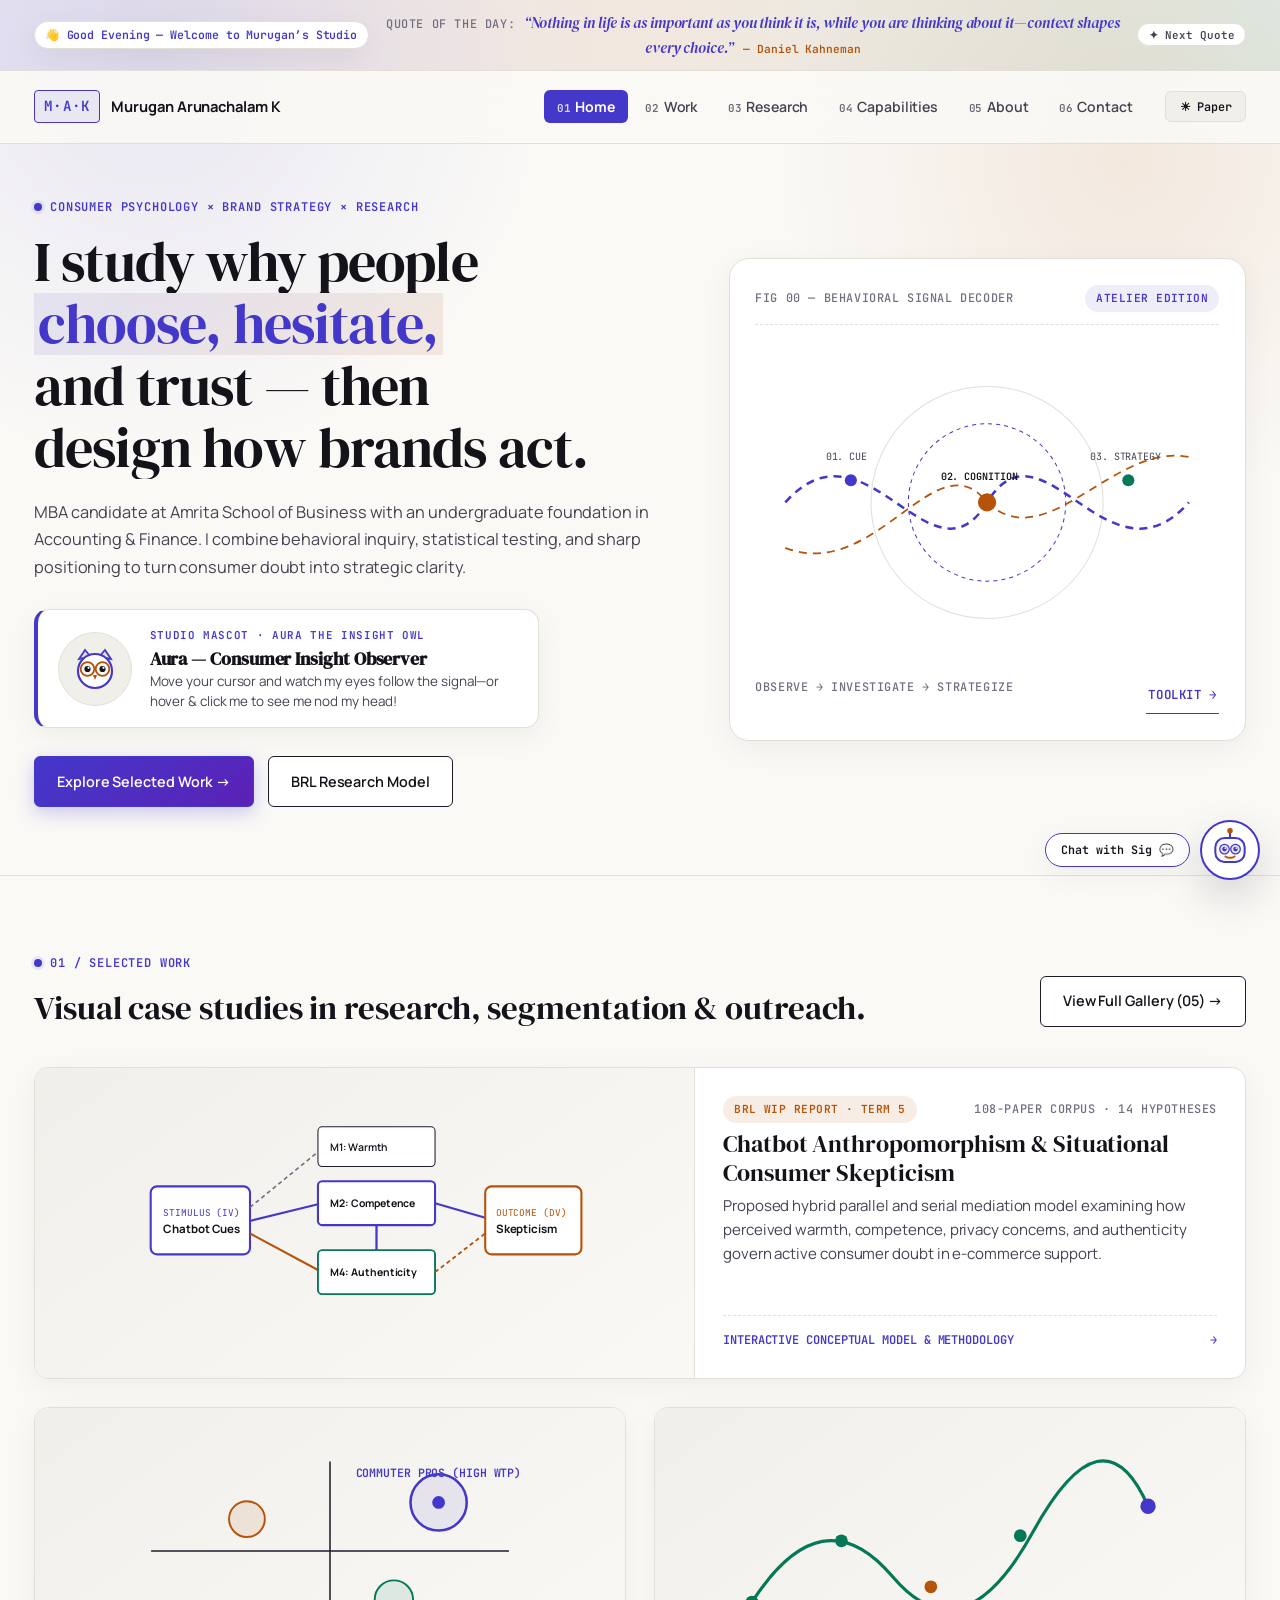
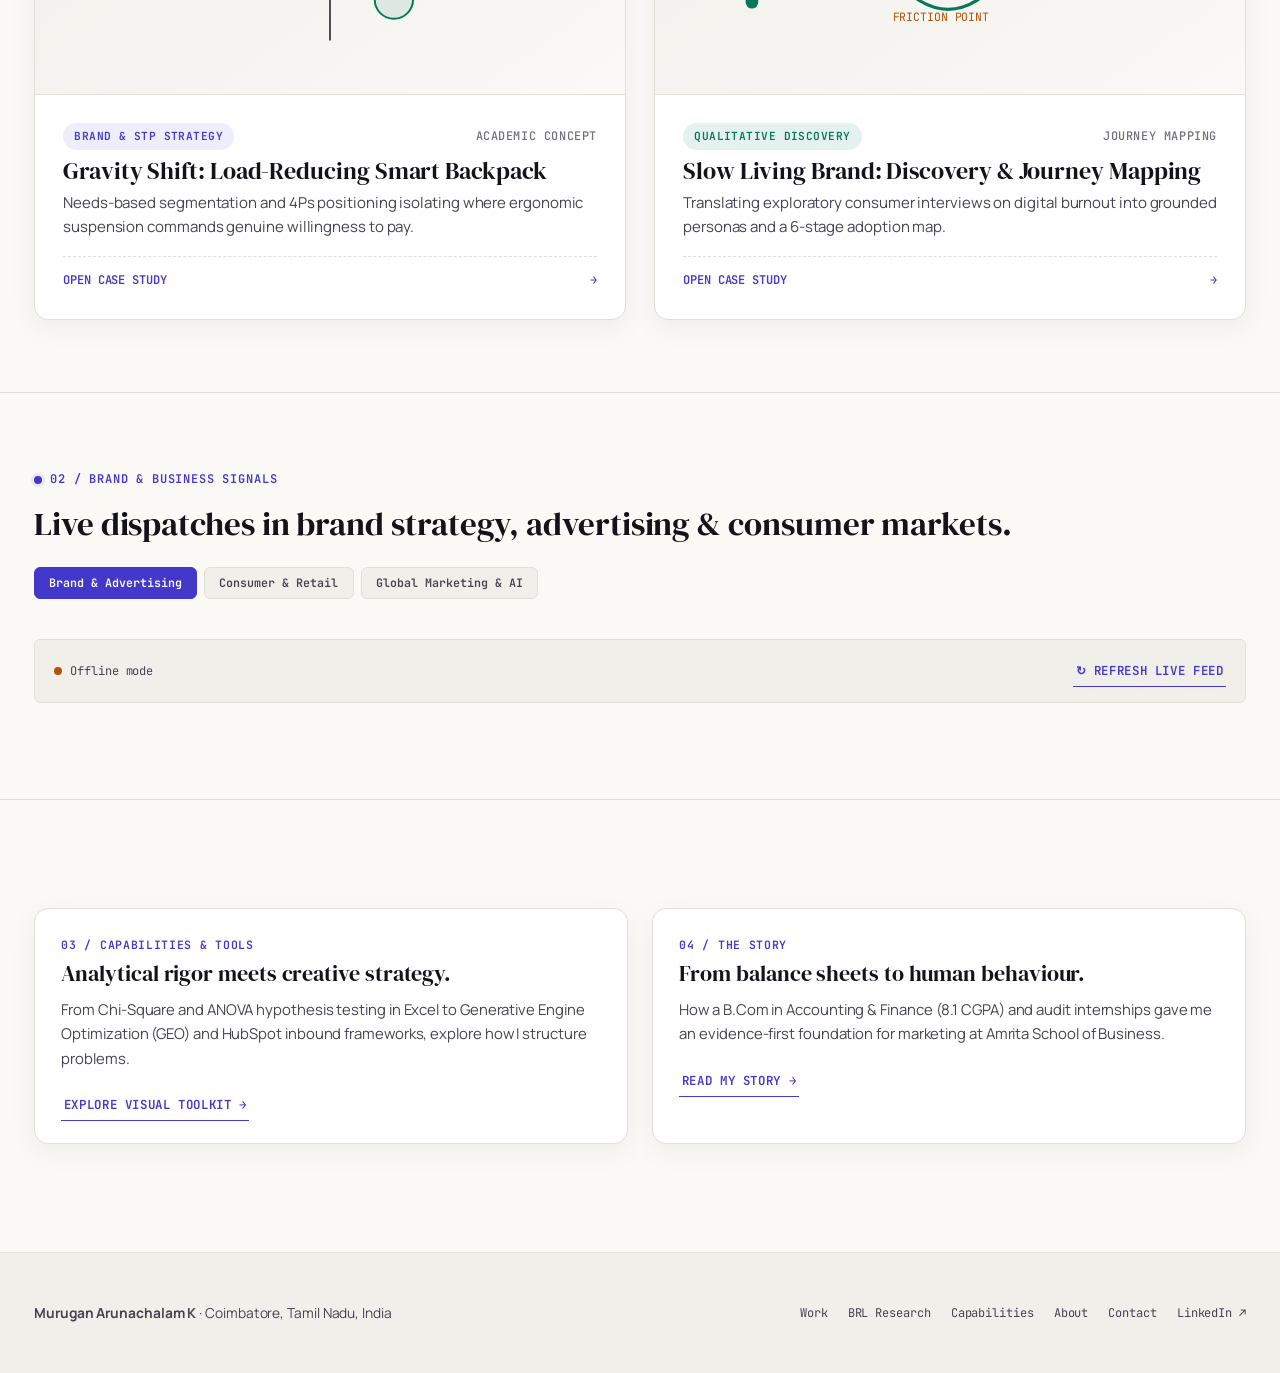
<file: index.html>
<!DOCTYPE html>
<html lang="en" data-theme="light">
<head>
  <meta charset="UTF-8" />
  <meta name="viewport" content="width=device-width, initial-scale=1.0" />
  <title>Murugan Arunachalam K — Consumer Psychology, Strategy &amp; Marketing Research</title>
  <meta name="description" content="Creative marketing portfolio and consumer-research studio of Murugan Arunachalam K. Exploring consumer psychology, brand strategy, segmentation, and AI skepticism research." />
  <link rel="preconnect" href="https://fonts.googleapis.com" />
  <link rel="preconnect" href="https://fonts.gstatic.com" crossorigin />
  <link href="https://fonts.googleapis.com/css2?family=DM+Serif+Display:ital@0;1&family=JetBrains+Mono:wght@400;500;600&family=Manrope:wght@400;500;600;700;800&display=swap" rel="stylesheet" />
  <!-- ?v=4 forces Chrome & GitHub Pages to load the new Terracotta/Sage stylesheet immediately -->
  <link rel="stylesheet" href="style.css?v=4" />
</head>
<body>
  <a class="skip-link" href="#main">Skip to main content</a>
  <div class="page-transition-curtain" aria-hidden="true"><span class="curtain-label">Following the signal…</span></div>
  <div class="cursor-pill" id="cursorPill" aria-hidden="true">OPEN STUDY →</div>

  <header class="site-header">
    <div class="container header-inner">
      <a href="index.html" class="brand-mark" data-transition-label="HOME">
        <span class="brand-monogram">M·A·K</span>
        <span class="brand-name">Murugan Arunachalam K</span>
      </a>
      <button class="menu-toggle" id="menuToggle" aria-expanded="false" aria-controls="primaryNav">MENU +</button>
      <nav class="primary-nav" id="primaryNav" aria-label="Main Navigation">
        <ul class="nav-list">
          <li><a href="index.html" class="nav-link" aria-current="page"><span class="nav-num">01</span>Home</a></li>
          <li><a href="work.html" class="nav-link" data-transition-label="SELECTED WORK"><span class="nav-num">02</span>Work</a></li>
          <li><a href="research.html" class="nav-link" data-transition-label="BRL WIP RESEARCH"><span class="nav-num">03</span>Research</a></li>
          <li><a href="capabilities.html" class="nav-link" data-transition-label="CAPABILITIES"><span class="nav-num">04</span>Capabilities</a></li>
          <li><a href="about.html" class="nav-link" data-transition-label="ABOUT"><span class="nav-num">05</span>About</a></li>
          <li><a href="contact.html" class="nav-link" data-transition-label="CONNECT"><span class="nav-num">06</span>Contact</a></li>
        </ul>
        <button class="theme-toggle" id="themeToggle" type="button" aria-label="Switch color theme">
          <span class="icon-sun" aria-hidden="true">☀</span>
          <span class="icon-moon" aria-hidden="true">☾</span>
          <span id="themeLabel">Paper</span>
        </button>
      </nav>
    </div>
  </header>

  <main id="main">
    <!-- OPENING HERO -->
    <section class="hero-stage">
      <div class="container hero-split">
        <div>
          <span class="eyebrow">CONSUMER PSYCHOLOGY × BRAND STRATEGY × RESEARCH</span>
          <h1 class="display-title">
            <span class="word-mask"><span>I study why people</span></span>
            <span class="word-mask"><span><em>choose, hesitate,</em></span></span>
            <span class="word-mask"><span>and trust — then</span></span>
            <span class="word-mask"><span>design how brands act.</span></span>
          </h1>
          <p class="lead-copy">
            MBA candidate at Amrita School of Business with an undergraduate foundation in Accounting &amp; Finance. I combine behavioral inquiry, statistical testing, and sharp positioning to turn consumer doubt into strategic clarity.
          </p>
          <div class="btn-row">
            <a href="work.html" class="btn btn-primary" data-transition-label="SELECTED WORK">Explore Selected Work →</a>
            <a href="research.html" class="btn btn-outline" data-transition-label="BRL WIP RESEARCH">BRL Research Model</a>
          </div>
        </div>

        <!-- Animated Consumer Signal Sculpture -->
        <aside class="signal-stage" aria-label="Interactive Consumer Decision Signal Diagram">
          <div class="signal-stage-header">
            <span class="mono-meta">FIG 00 — BEHAVIORAL SIGNAL DECODER</span>
            <span class="badge badge-cobalt">ATELIER EDITION</span>
          </div>
          <svg viewBox="0 0 460 320" class="signal-svg" role="img" aria-label="Animated graphic showing stimulus cues moving through consumer perception into strategic action">
            <circle cx="230" cy="160" r="115" fill="none" stroke="var(--border-line)" stroke-width="1" class="pulse-ring" />
            <circle cx="230" cy="160" r="78" fill="none" stroke="var(--cobalt)" stroke-width="1" stroke-dasharray="4 4" class="pulse-ring-delayed" />
            <path d="M 30 160 C 110 70, 175 250, 230 160 C 285 70, 350 250, 430 160" fill="none" stroke="var(--cobalt)" stroke-width="2.5" class="flow-path" />
            <path d="M 30 205 C 120 240, 180 95, 230 160 C 290 215, 355 100, 430 115" fill="none" stroke="var(--coral)" stroke-width="1.75" class="flow-path" />
            <circle cx="95" cy="138" r="6" fill="var(--cobalt)" />
            <text x="70" y="118" font-family="var(--font-mono)" font-size="10" fill="var(--text-secondary)">01. CUE</text>
            <circle cx="230" cy="160" r="9" fill="var(--coral)" />
            <text x="184" y="138" font-family="var(--font-mono)" font-size="10" font-weight="600" fill="var(--text-primary)">02. COGNITION</text>
            <circle cx="370" cy="138" r="6" fill="var(--olive)" />
            <text x="332" y="118" font-family="var(--font-mono)" font-size="10" fill="var(--text-secondary)">03. STRATEGY</text>
          </svg>
          <div style="display:flex; justify-content:space-between; margin-top:0.85rem;">
            <span class="mono-meta">OBSERVE → INVESTIGATE → STRATEGIZE</span>
            <a href="capabilities.html" class="btn-minimal">Toolkit →</a>
          </div>
        </aside>
      </div>
    </section>

    <!-- SELECTED WORK PREVIEW -->
    <section class="section-block">
      <div class="container">
        <div class="section-head reveal">
          <div>
            <span class="eyebrow">01 / SELECTED WORK</span>
            <h2 class="section-title">Visual case studies in research, segmentation &amp; outreach.</h2>
          </div>
          <a href="work.html" class="btn btn-outline" data-transition-label="ALL PROJECTS">View Full Gallery (05) →</a>
        </div>

        <div class="gallery-grid">
          <!-- Featured BRL Research Preview -->
          <article class="project-tile tile-featured reveal" data-cursor-text="EXPLORE BRL MODEL →">
            <a href="research.html" class="tile-visual" aria-label="Open BRL Research Page">
              <svg viewBox="0 0 440 220" role="img" aria-label="Hybrid parallel and serial mediation preview">
                <rect x="15" y="75" width="95" height="65" rx="6" fill="var(--bg-elevated)" stroke="var(--cobalt)" stroke-width="2"/>
                <text x="27" y="103" font-family="var(--font-mono)" font-size="9" fill="var(--cobalt)">STIMULUS (IV)</text>
                <text x="27" y="120" font-family="var(--font-sans)" font-size="11" font-weight="700" fill="var(--text-primary)">Chatbot Cues</text>

                <line x1="110" y1="95" x2="175" y2="42" stroke="var(--text-muted)" stroke-width="1.5" stroke-dasharray="4 3"/>
                <line x1="110" y1="108" x2="175" y2="92" stroke="var(--cobalt)" stroke-width="2"/>
                <line x1="110" y1="120" x2="175" y2="155" stroke="var(--coral)" stroke-width="2"/>

                <rect x="175" y="18" width="112" height="38" rx="4" fill="var(--bg-elevated)" stroke="var(--border-strong)"/>
                <text x="187" y="41" font-family="var(--font-sans)" font-size="10" font-weight="600" fill="var(--text-primary)">M1: Warmth</text>

                <rect x="175" y="70" width="112" height="42" rx="4" fill="var(--bg-elevated)" stroke="var(--cobalt)" stroke-width="2"/>
                <text x="187" y="95" font-family="var(--font-sans)" font-size="10" font-weight="700" fill="var(--text-primary)">M2: Competence</text>

                <line x1="231" y1="112" x2="231" y2="136" stroke="var(--cobalt)" stroke-width="2.2"/>

                <rect x="175" y="136" width="112" height="42" rx="4" fill="var(--bg-elevated)" stroke="var(--olive)" stroke-width="1.8"/>
                <text x="187" y="161" font-family="var(--font-sans)" font-size="10" font-weight="700" fill="var(--text-primary)">M4: Authenticity</text>

                <line x1="287" y1="91" x2="335" y2="105" stroke="var(--cobalt)" stroke-width="2"/>
                <line x1="287" y1="157" x2="335" y2="120" stroke="var(--coral)" stroke-width="1.75" stroke-dasharray="4 3"/>

                <rect x="335" y="75" width="92" height="65" rx="6" fill="var(--bg-elevated)" stroke="var(--coral)" stroke-width="2"/>
                <text x="345" y="103" font-family="var(--font-mono)" font-size="9" fill="var(--coral)">OUTCOME (DV)</text>
                <text x="345" y="120" font-family="var(--font-sans)" font-size="11" font-weight="700" fill="var(--text-primary)">Skepticism</text>
              </svg>
            </a>
            <div class="tile-body">
              <div>
                <div class="tile-meta">
                  <span class="badge badge-coral">BRL WIP REPORT · TERM 5</span>
                  <span class="mono-meta">108-PAPER CORPUS · 14 HYPOTHESES</span>
                </div>
                <h3 class="tile-title"><a href="research.html">Chatbot Anthropomorphism &amp; Situational Consumer Skepticism</a></h3>
                <p class="tile-desc">
                  Proposed hybrid parallel and serial mediation model examining how perceived warmth, competence, privacy concerns, and authenticity govern active consumer doubt in e-commerce support.
                </p>
              </div>
              <a href="research.html" class="tile-footer" data-transition-label="BRL WIP RESEARCH">
                <span>INTERACTIVE CONCEPTUAL MODEL &amp; METHODOLOGY</span>
                <span>→</span>
              </a>
            </div>
          </article>

          <!-- Project 2: Gravity Shift -->
          <article class="project-tile reveal reveal-delay-1" data-cursor-text="VIEW CASE STUDY →">
            <a href="project-gravity-shift.html" class="tile-visual" aria-label="Gravity Shift Case Study">
              <svg viewBox="0 0 360 180" role="img" aria-label="Positioning quadrant and load-reduction visual">
                <line x1="40" y1="90" x2="320" y2="90" stroke="var(--border-strong)" stroke-width="1.2"/>
                <line x1="180" y1="20" x2="180" y2="160" stroke="var(--border-strong)" stroke-width="1.2"/>
                <circle cx="265" cy="52" r="22" fill="var(--cobalt-soft)" stroke="var(--cobalt)" stroke-width="2"/>
                <circle cx="265" cy="52" r="5" fill="var(--cobalt)"/>
                <text x="200" y="32" font-family="var(--font-mono)" font-size="9" font-weight="600" fill="var(--cobalt)">COMMUTER PROS (HIGH WTP)</text>
                <circle cx="230" cy="128" r="15" fill="var(--olive-soft)" stroke="var(--olive)" stroke-width="1.5"/>
                <circle cx="115" cy="65" r="14" fill="var(--coral-soft)" stroke="var(--coral)" stroke-width="1.5"/>
              </svg>
            </a>
            <div class="tile-body">
              <div>
                <div class="tile-meta">
                  <span class="badge badge-cobalt">BRAND &amp; STP STRATEGY</span>
                  <span class="mono-meta">ACADEMIC CONCEPT</span>
                </div>
                <h3 class="tile-title"><a href="project-gravity-shift.html">Gravity Shift: Load-Reducing Smart Backpack</a></h3>
                <p class="tile-desc">Needs-based segmentation and 4Ps positioning isolating where ergonomic suspension commands genuine willingness to pay.</p>
              </div>
              <a href="project-gravity-shift.html" class="tile-footer"><span>OPEN CASE STUDY</span><span>→</span></a>
            </div>
          </article>

          <!-- Project 3: Slow Living -->
          <article class="project-tile reveal reveal-delay-2" data-cursor-text="VIEW JOURNEY MAP →">
            <a href="project-slow-living.html" class="tile-visual" aria-label="Slow Living Brand Case Study">
              <svg viewBox="0 0 360 180" role="img" aria-label="Six-stage customer journey wave">
                <path d="M 25 130 Q 80 45, 135 110 T 245 75 T 335 55" fill="none" stroke="var(--olive)" stroke-width="2.5"/>
                <circle cx="25" cy="130" r="5" fill="var(--olive)"/>
                <circle cx="95" cy="82" r="5" fill="var(--olive)"/>
                <circle cx="165" cy="118" r="5" fill="var(--coral)"/>
                <circle cx="235" cy="78" r="5" fill="var(--olive)"/>
                <circle cx="335" cy="55" r="6" fill="var(--cobalt)"/>
                <text x="135" y="145" font-family="var(--font-mono)" font-size="9" fill="var(--coral)">FRICTION POINT</text>
              </svg>
            </a>
            <div class="tile-body">
              <div>
                <div class="tile-meta">
                  <span class="badge badge-olive">QUALITATIVE DISCOVERY</span>
                  <span class="mono-meta">JOURNEY MAPPING</span>
                </div>
                <h3 class="tile-title"><a href="project-slow-living.html">Slow Living Brand: Discovery &amp; Journey Mapping</a></h3>
                <p class="tile-desc">Translating exploratory consumer interviews on digital burnout into grounded personas and a 6-stage adoption map.</p>
              </div>
              <a href="project-slow-living.html" class="tile-footer"><span>OPEN CASE STUDY</span><span>→</span></a>
            </div>
          </article>
        </div>
      </div>
    </section>

    <!-- BRAND & BUSINESS SIGNALS — LIVE DIRECT CORS ENGINE -->
    <section class="section-block" id="signals" aria-labelledby="signals-heading">
      <div class="container">
        <div class="section-head reveal">
          <div>
            <span class="eyebrow">02 / BRAND &amp; BUSINESS SIGNALS</span>
            <h2 id="signals-heading" class="section-title">Live dispatches in brand strategy, advertising &amp; consumer markets.</h2>
          </div>
          <div class="lens-buttons" role="toolbar" aria-label="Select business news feed">
            <button type="button" class="lens-btn is-active" data-signal-topic="brand_india">
              Brand &amp; Advertising
            </button>
            <button type="button" class="lens-btn" data-signal-topic="consumer_retail">
              Consumer &amp; Retail
            </button>
            <button type="button" class="lens-btn" data-signal-topic="ai_marketing">
              Global Marketing &amp; AI
            </button>
          </div>
        </div>

        <div class="signals-toolbar reveal">
          <div class="signals-status">
            <span class="status-dot-live" id="signalsStatusDot" aria-hidden="true"></span>
            <span id="signalsStatusText">Synchronizing live market dispatches…</span>
          </div>
          <button type="button" class="btn-minimal" id="refreshSignalsBtn">↻ Refresh Live Feed</button>
        </div>

        <div class="signals-grid" id="signalsGrid" aria-live="polite">
          <!-- Populated automatically by script.js?v=4 -->
        </div>
      </div>
    </section>

    <!-- COMPACT CAPABILITIES & BACKGROUND ROUTE -->
    <section class="section-block">
      <div class="container">
        <div class="story-grid">
          <div class="story-card span-6 reveal">
            <span class="story-step-num">03 / CAPABILITIES &amp; TOOLS</span>
            <h3>Analytical rigor meets creative strategy.</h3>
            <p style="margin-bottom:1.25rem;">
              From Chi-Square and ANOVA hypothesis testing in Excel to Generative Engine Optimization (GEO) and HubSpot inbound frameworks, explore how I structure problems.
            </p>
            <a href="capabilities.html" class="btn-minimal" data-transition-label="CAPABILITIES">Explore Visual Toolkit →</a>
          </div>

          <div class="story-card span-6 reveal reveal-delay-1">
            <span class="story-step-num">04 / THE STORY</span>
            <h3>From balance sheets to human behaviour.</h3>
            <p style="margin-bottom:1.25rem;">
              How a B.Com in Accounting &amp; Finance (8.1 CGPA) and audit internships gave me an evidence-first foundation for marketing at Amrita School of Business.
            </p>
            <a href="about.html" class="btn-minimal" data-transition-label="ABOUT">Read My Story →</a>
          </div>
        </div>
      </div>
    </section>
  </main>

  <footer class="site-footer">
    <div class="container footer-grid">
      <div>
        <strong>Murugan Arunachalam K</strong> · Coimbatore, Tamil Nadu, India
      </div>
      <nav class="footer-nav" aria-label="Footer Navigation">
        <a href="work.html">Work</a>
        <a href="research.html">BRL Research</a>
        <a href="capabilities.html">Capabilities</a>
        <a href="about.html">About</a>
        <a href="contact.html">Contact</a>
        <a href="https://www.linkedin.com/in/murugan2606/" target="_blank" rel="noopener noreferrer">LinkedIn ↗</a>
      </nav>
    </div>
  </footer>
  <!-- ?v=4 forces Chrome & GitHub Pages to load the new Chatbot + Direct CORS News Engine immediately -->
  <script src="script.js?v=4" defer></script>
</body>
</html>
</file>
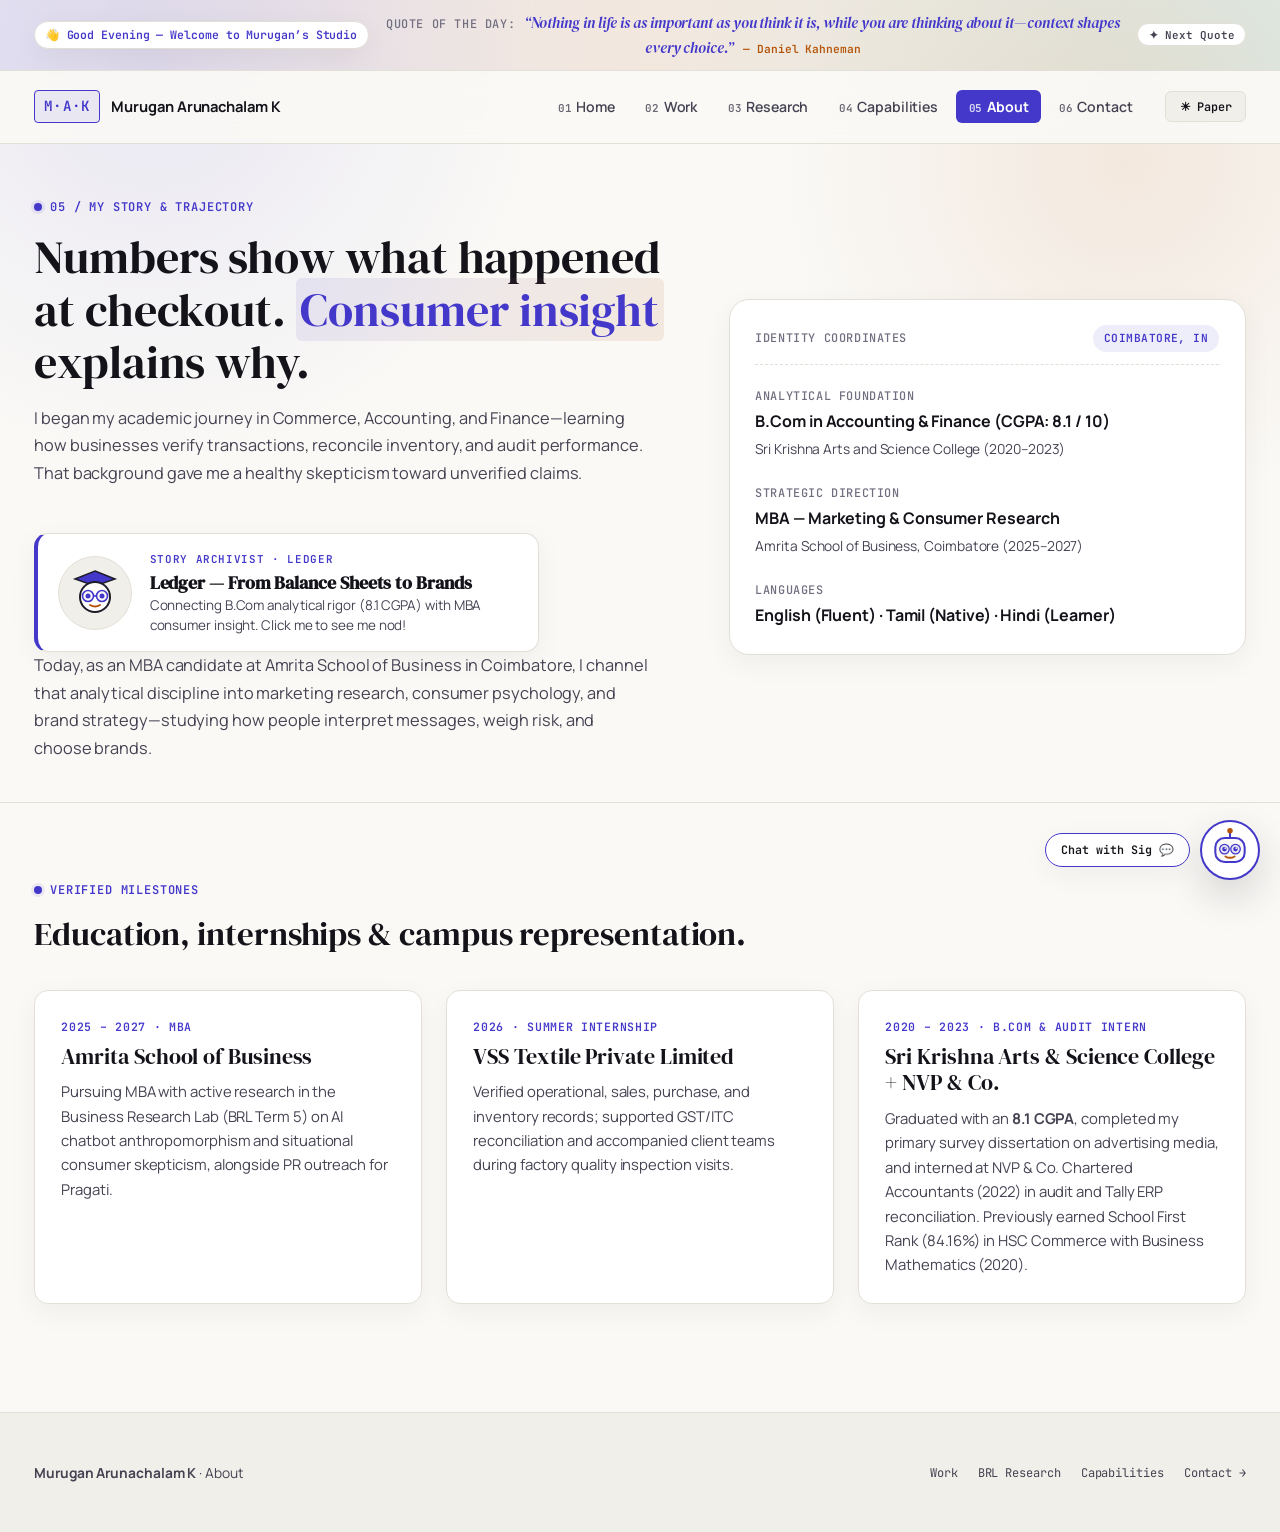
<file: about.html>
<!DOCTYPE html>
<html lang="en" data-theme="light">
<head>
  <meta charset="UTF-8" />
  <meta name="viewport" content="width=device-width, initial-scale=1.0" />
  <title>About — Murugan Arunachalam K</title>
  <meta name="description" content="Background and trajectory of Murugan Arunachalam K: connecting an Accounting and Finance foundation with MBA Marketing Strategy and Consumer Research." />
  <link rel="preconnect" href="https://fonts.googleapis.com" />
  <link rel="preconnect" href="https://fonts.gstatic.com" crossorigin />
  <link href="https://fonts.googleapis.com/css2?family=DM+Serif+Display:ital@0;1&family=JetBrains+Mono:wght@400;500;600&family=Manrope:wght@400;500;600;700;800&display=swap" rel="stylesheet" />
  <link rel="stylesheet" href="style.css" />
</head>
<body>
  <a class="skip-link" href="#main">Skip to main content</a>
  <div class="page-transition-curtain" aria-hidden="true"><span class="curtain-label">Tracing the B.Com → MBA journey…</span></div>

  <header class="site-header">
    <div class="container header-inner">
      <a href="index.html" class="brand-mark"><span class="brand-monogram">M·A·K</span><span class="brand-name">Murugan Arunachalam K</span></a>
      <button class="menu-toggle" id="menuToggle" aria-expanded="false" aria-controls="primaryNav">MENU +</button>
      <nav class="primary-nav" id="primaryNav" aria-label="Main Navigation">
        <ul class="nav-list">
          <li><a href="index.html" class="nav-link"><span class="nav-num">01</span>Home</a></li>
          <li><a href="work.html" class="nav-link"><span class="nav-num">02</span>Work</a></li>
          <li><a href="research.html" class="nav-link"><span class="nav-num">03</span>Research</a></li>
          <li><a href="capabilities.html" class="nav-link"><span class="nav-num">04</span>Capabilities</a></li>
          <li><a href="about.html" class="nav-link" aria-current="page"><span class="nav-num">05</span>About</a></li>
          <li><a href="contact.html" class="nav-link"><span class="nav-num">06</span>Contact</a></li>
        </ul>
        <button class="theme-toggle" id="themeToggle" type="button" aria-label="Switch color theme"><span class="icon-sun">☀</span><span class="icon-moon">☾</span><span id="themeLabel">Paper</span></button>
      </nav>
    </div>
  </header>

  <main id="main">
    <section class="case-hero">
      <div class="container hero-split">
        <div>
          <span class="eyebrow">05 / MY STORY &amp; TRAJECTORY</span>
          <h1 class="page-title">Numbers show what happened at checkout. <em>Consumer insight</em> explains why.</h1>
          <p class="lead-copy" style="margin-bottom:1.15rem;">
            I began my academic journey in Commerce, Accounting, and Finance—learning how businesses verify transactions, reconcile inventory, and audit performance. That background gave me a healthy skepticism toward unverified claims.
          </p>
          <p class="lead-copy">
            Today, as an MBA candidate at Amrita School of Business in Coimbatore, I channel that analytical discipline into marketing research, consumer psychology, and brand strategy—studying how people interpret messages, weigh risk, and choose brands.
          </p>
        </div>

        <aside class="signal-stage">
          <div class="signal-stage-header">
            <span class="mono-meta">IDENTITY COORDINATES</span>
            <span class="badge badge-cobalt">COIMBATORE, IN</span>
          </div>
          <div style="display:flex; flex-direction:column; gap:1rem;">
            <div>
              <span class="mono-meta">ANALYTICAL FOUNDATION</span>
              <strong style="display:block;">B.Com in Accounting &amp; Finance (CGPA: 8.1 / 10)</strong>
              <span style="font-size:0.86rem; color:var(--text-secondary);">Sri Krishna Arts and Science College (2020–2023)</span>
            </div>
            <div>
              <span class="mono-meta">STRATEGIC DIRECTION</span>
              <strong style="display:block;">MBA — Marketing &amp; Consumer Research</strong>
              <span style="font-size:0.86rem; color:var(--text-secondary);">Amrita School of Business, Coimbatore (2025–2027)</span>
            </div>
            <div>
              <span class="mono-meta">LANGUAGES</span>
              <strong style="display:block;">English (Fluent) · Tamil (Native) · Hindi (Learner)</strong>
            </div>
          </div>
        </aside>
      </div>
    </section>

    <section class="section-block">
      <div class="container">
        <span class="eyebrow">VERIFIED MILESTONES</span>
        <h2 class="section-title" style="margin-bottom:2rem;">Education, internships &amp; campus representation.</h2>

        <div class="story-grid">
          <article class="story-card reveal">
            <span class="story-step-num">2025 – 2027 · MBA</span>
            <h3>Amrita School of Business</h3>
            <p>Pursuing MBA with active research in the Business Research Lab (BRL Term 5) on AI chatbot anthropomorphism and situational consumer skepticism, alongside PR outreach for Pragati.</p>
          </article>

          <article class="story-card reveal reveal-delay-1">
            <span class="story-step-num">2026 · SUMMER INTERNSHIP</span>
            <h3>VSS Textile Private Limited</h3>
            <p>Verified operational, sales, purchase, and inventory records; supported GST/ITC reconciliation and accompanied client teams during factory quality inspection visits.</p>
          </article>

          <article class="story-card reveal reveal-delay-2">
            <span class="story-step-num">2020 – 2023 · B.COM &amp; AUDIT INTERN</span>
            <h3>Sri Krishna Arts &amp; Science College + NVP &amp; Co.</h3>
            <p>Graduated with an <strong>8.1 CGPA</strong>, completed my primary survey dissertation on advertising media, and interned at NVP &amp; Co. Chartered Accountants (2022) in audit and Tally ERP reconciliation. Previously earned School First Rank (84.16%) in HSC Commerce with Business Mathematics (2020).</p>
          </article>
        </div>
      </div>
    </section>
  </main>

  <footer class="site-footer">
    <div class="container footer-grid">
      <div><strong>Murugan Arunachalam K</strong> · About</div>
      <nav class="footer-nav" aria-label="Footer Navigation">
        <a href="work.html">Work</a>
        <a href="research.html">BRL Research</a>
        <a href="capabilities.html">Capabilities</a>
        <a href="contact.html">Contact →</a>
      </nav>
    </div>
  </footer>
  <script src="script.js" defer></script>
</body>
</html>
</file>
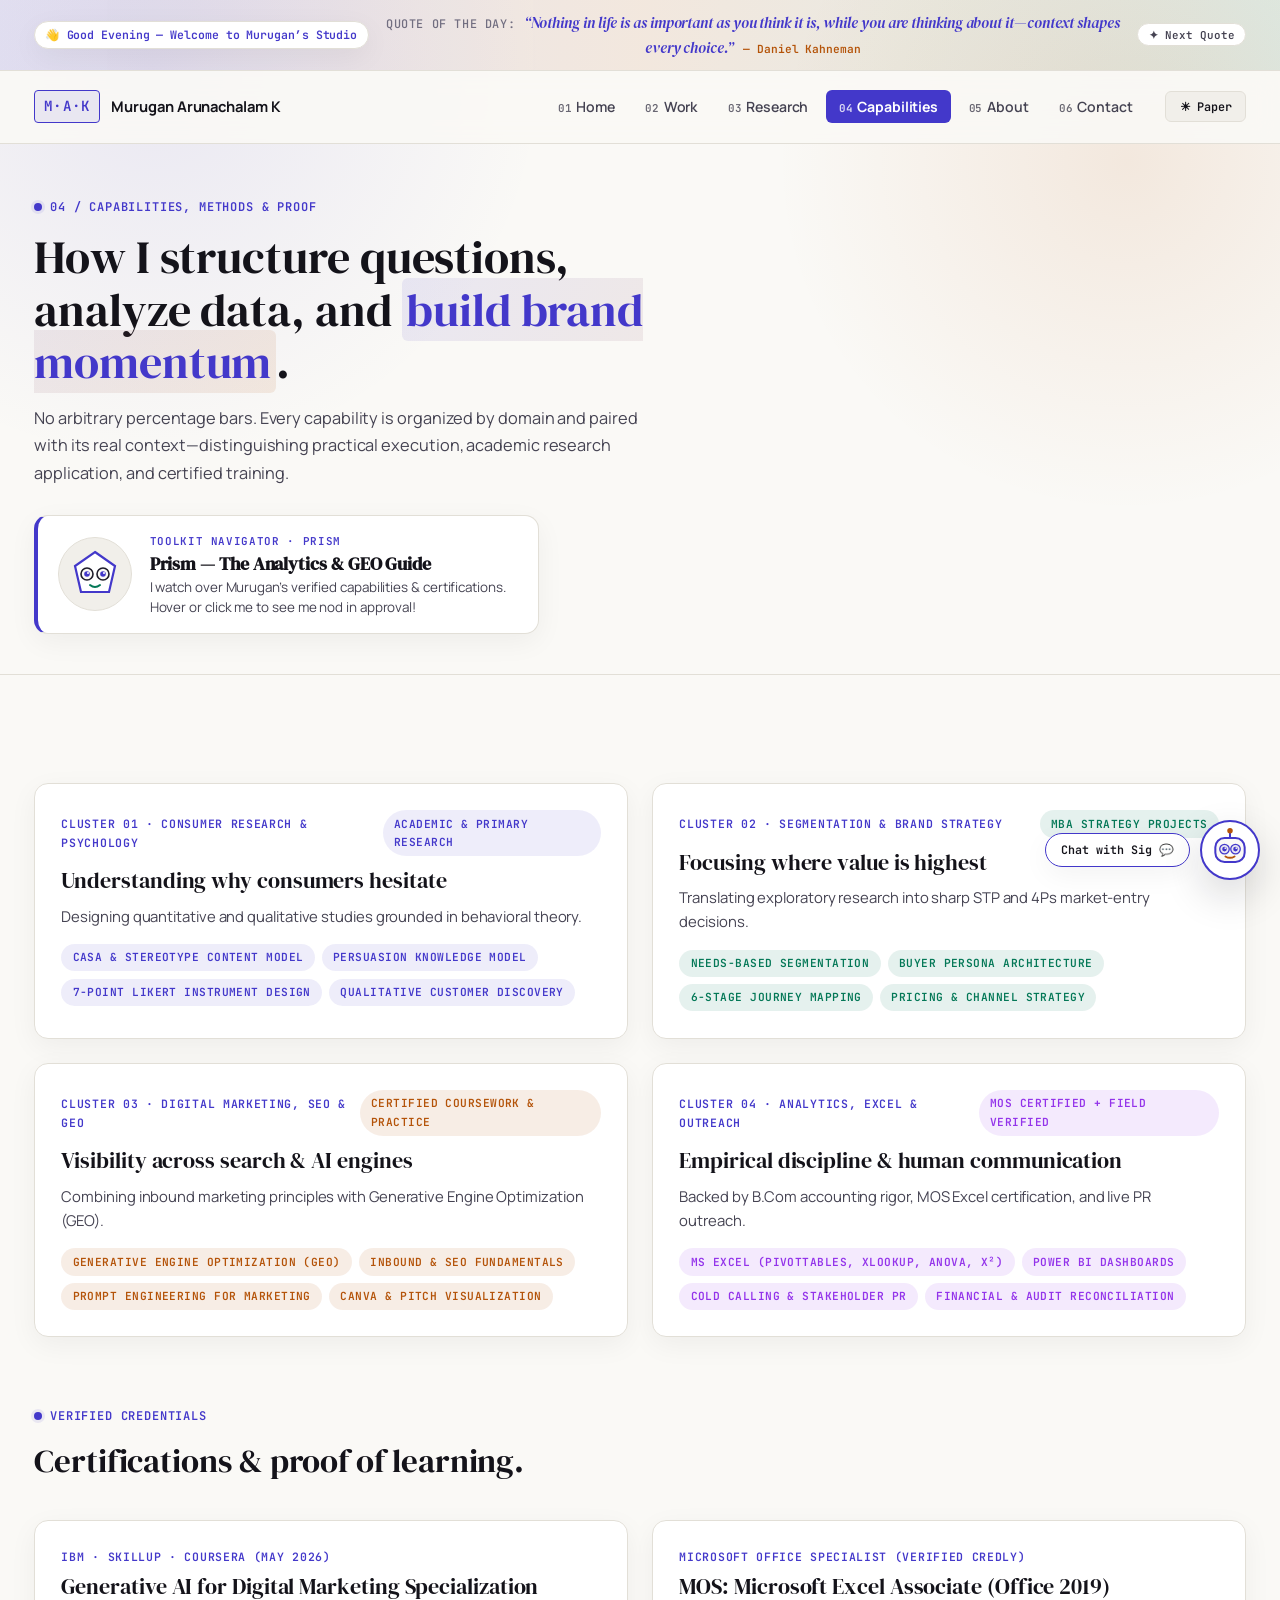
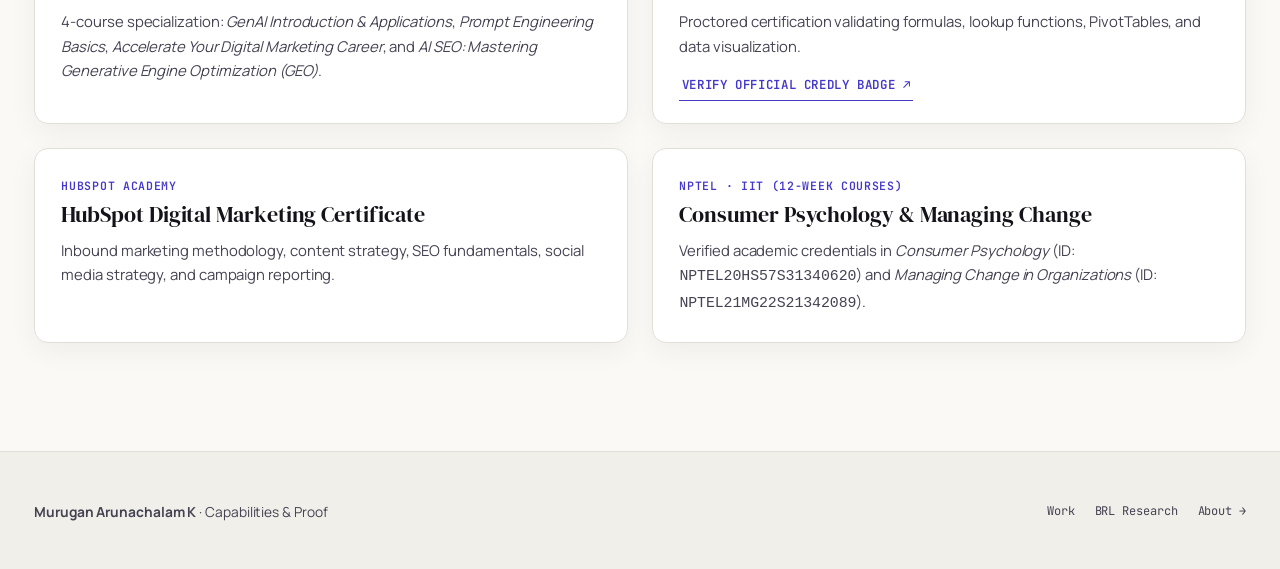
<file: capabilities.html>
<!DOCTYPE html>
<html lang="en" data-theme="light">
<head>
  <meta charset="UTF-8" />
  <meta name="viewport" content="width=device-width, initial-scale=1.0" />
  <title>Capabilities &amp; Credentials — Murugan Arunachalam K</title>
  <meta name="description" content="Visual presentation of marketing capabilities, research methods, analytical tools, and verified certifications of Murugan Arunachalam K." />
  <link rel="preconnect" href="https://fonts.googleapis.com" />
  <link rel="preconnect" href="https://fonts.gstatic.com" crossorigin />
  <link href="https://fonts.googleapis.com/css2?family=DM+Serif+Display:ital@0;1&family=JetBrains+Mono:wght@400;500;600&family=Manrope:wght@400;500;600;700;800&display=swap" rel="stylesheet" />
  <link rel="stylesheet" href="style.css" />
</head>
<body>
  <a class="skip-link" href="#main">Skip to main content</a>
  <div class="page-transition-curtain" aria-hidden="true"><span class="curtain-label">Loading capabilities &amp; credentials…</span></div>

  <header class="site-header">
    <div class="container header-inner">
      <a href="index.html" class="brand-mark"><span class="brand-monogram">M·A·K</span><span class="brand-name">Murugan Arunachalam K</span></a>
      <button class="menu-toggle" id="menuToggle" aria-expanded="false" aria-controls="primaryNav">MENU +</button>
      <nav class="primary-nav" id="primaryNav" aria-label="Main Navigation">
        <ul class="nav-list">
          <li><a href="index.html" class="nav-link"><span class="nav-num">01</span>Home</a></li>
          <li><a href="work.html" class="nav-link"><span class="nav-num">02</span>Work</a></li>
          <li><a href="research.html" class="nav-link"><span class="nav-num">03</span>Research</a></li>
          <li><a href="capabilities.html" class="nav-link" aria-current="page"><span class="nav-num">04</span>Capabilities</a></li>
          <li><a href="about.html" class="nav-link"><span class="nav-num">05</span>About</a></li>
          <li><a href="contact.html" class="nav-link"><span class="nav-num">06</span>Contact</a></li>
        </ul>
        <button class="theme-toggle" id="themeToggle" type="button" aria-label="Switch color theme"><span class="icon-sun">☀</span><span class="icon-moon">☾</span><span id="themeLabel">Paper</span></button>
      </nav>
    </div>
  </header>

  <main id="main">
    <section class="case-hero">
      <div class="container">
        <span class="eyebrow">04 / CAPABILITIES, METHODS &amp; PROOF</span>
        <h1 class="page-title">How I structure questions, analyze data, and <em>build brand momentum</em>.</h1>
        <p class="lead-copy">
          No arbitrary percentage bars. Every capability is organized by domain and paired with its real context—distinguishing practical execution, academic research application, and certified training.
        </p>
      </div>
    </section>

    <section class="section-block">
      <div class="container">
        <div class="story-grid">
          <article class="story-card span-6 reveal">
            <div style="display:flex; justify-content:space-between; align-items:center; margin-bottom:0.75rem;">
              <span class="story-step-num" style="margin:0;">CLUSTER 01 · CONSUMER RESEARCH &amp; PSYCHOLOGY</span>
              <span class="badge badge-cobalt">Academic &amp; Primary Research</span>
            </div>
            <h3>Understanding why consumers hesitate</h3>
            <p style="margin-bottom:1rem;">Designing quantitative and qualitative studies grounded in behavioral theory.</p>
            <div style="display:flex; flex-wrap:wrap; gap:0.45rem;">
              <span class="badge badge-cobalt">CASA &amp; Stereotype Content Model</span>
              <span class="badge badge-cobalt">Persuasion Knowledge Model</span>
              <span class="badge badge-cobalt">7-Point Likert Instrument Design</span>
              <span class="badge badge-cobalt">Qualitative Customer Discovery</span>
            </div>
          </article>

          <article class="story-card span-6 reveal reveal-delay-1">
            <div style="display:flex; justify-content:space-between; align-items:center; margin-bottom:0.75rem;">
              <span class="story-step-num" style="margin:0;">CLUSTER 02 · SEGMENTATION &amp; BRAND STRATEGY</span>
              <span class="badge badge-olive">MBA Strategy Projects</span>
            </div>
            <h3>Focusing where value is highest</h3>
            <p style="margin-bottom:1rem;">Translating exploratory research into sharp STP and 4Ps market-entry decisions.</p>
            <div style="display:flex; flex-wrap:wrap; gap:0.45rem;">
              <span class="badge badge-olive">Needs-Based Segmentation</span>
              <span class="badge badge-olive">Buyer Persona Architecture</span>
              <span class="badge badge-olive">6-Stage Journey Mapping</span>
              <span class="badge badge-olive">Pricing &amp; Channel Strategy</span>
            </div>
          </article>

          <article class="story-card span-6 reveal">
            <div style="display:flex; justify-content:space-between; align-items:center; margin-bottom:0.75rem;">
              <span class="story-step-num" style="margin:0;">CLUSTER 03 · DIGITAL MARKETING, SEO &amp; GEO</span>
              <span class="badge badge-coral">Certified Coursework &amp; Practice</span>
            </div>
            <h3>Visibility across search &amp; AI engines</h3>
            <p style="margin-bottom:1rem;">Combining inbound marketing principles with Generative Engine Optimization (GEO).</p>
            <div style="display:flex; flex-wrap:wrap; gap:0.45rem;">
              <span class="badge badge-coral">Generative Engine Optimization (GEO)</span>
              <span class="badge badge-coral">Inbound &amp; SEO Fundamentals</span>
              <span class="badge badge-coral">Prompt Engineering for Marketing</span>
              <span class="badge badge-coral">Canva &amp; Pitch Visualization</span>
            </div>
          </article>

          <article class="story-card span-6 reveal reveal-delay-1">
            <div style="display:flex; justify-content:space-between; align-items:center; margin-bottom:0.75rem;">
              <span class="story-step-num" style="margin:0;">CLUSTER 04 · ANALYTICS, EXCEL &amp; OUTREACH</span>
              <span class="badge badge-amber">MOS Certified + Field Verified</span>
            </div>
            <h3>Empirical discipline &amp; human communication</h3>
            <p style="margin-bottom:1rem;">Backed by B.Com accounting rigor, MOS Excel certification, and live PR outreach.</p>
            <div style="display:flex; flex-wrap:wrap; gap:0.45rem;">
              <span class="badge badge-amber">MS Excel (PivotTables, XLOOKUP, ANOVA, χ²)</span>
              <span class="badge badge-amber">Power BI Dashboards</span>
              <span class="badge badge-amber">Cold Calling &amp; Stakeholder PR</span>
              <span class="badge badge-amber">Financial &amp; Audit Reconciliation</span>
            </div>
          </article>
        </div>

        <div class="section-head reveal" style="margin-top:4rem;">
          <div>
            <span class="eyebrow">VERIFIED CREDENTIALS</span>
            <h2 class="section-title">Certifications &amp; proof of learning.</h2>
          </div>
        </div>

        <div class="story-grid">
          <article class="story-card span-6 reveal">
            <span class="story-step-num">IBM · SKILLUP · COURSERA (MAY 2026)</span>
            <h3>Generative AI for Digital Marketing Specialization</h3>
            <p>4-course specialization: <em>GenAI Introduction &amp; Applications</em>, <em>Prompt Engineering Basics</em>, <em>Accelerate Your Digital Marketing Career</em>, and <em>AI SEO: Mastering Generative Engine Optimization (GEO)</em>.</p>
          </article>

          <article class="story-card span-6 reveal reveal-delay-1">
            <span class="story-step-num">MICROSOFT OFFICE SPECIALIST (VERIFIED CREDLY)</span>
            <h3>MOS: Microsoft Excel Associate (Office 2019)</h3>
            <p style="margin-bottom:0.75rem;">Proctored certification validating formulas, lookup functions, PivotTables, and data visualization.</p>
            <a href="https://www.credly.com/badges/81bfecf8-af87-44fe-8881-53149700ee85/public_url" target="_blank" rel="noopener noreferrer" class="btn-minimal">Verify Official Credly Badge ↗</a>
          </article>

          <article class="story-card span-6 reveal">
            <span class="story-step-num">HUBSPOT ACADEMY</span>
            <h3>HubSpot Digital Marketing Certificate</h3>
            <p>Inbound marketing methodology, content strategy, SEO fundamentals, social media strategy, and campaign reporting.</p>
          </article>

          <article class="story-card span-6 reveal reveal-delay-1">
            <span class="story-step-num">NPTEL · IIT (12-WEEK COURSES)</span>
            <h3>Consumer Psychology &amp; Managing Change</h3>
            <p>Verified academic credentials in <em>Consumer Psychology</em> (ID: <code>NPTEL20HS57S31340620</code>) and <em>Managing Change in Organizations</em> (ID: <code>NPTEL21MG22S21342089</code>).</p>
          </article>
        </div>
      </div>
    </section>
  </main>

  <footer class="site-footer">
    <div class="container footer-grid">
      <div><strong>Murugan Arunachalam K</strong> · Capabilities &amp; Proof</div>
      <nav class="footer-nav" aria-label="Footer Navigation">
        <a href="work.html">Work</a>
        <a href="research.html">BRL Research</a>
        <a href="about.html">About →</a>
      </nav>
    </div>
  </footer>
  <script src="script.js" defer></script>
</body>
</html>
</file>
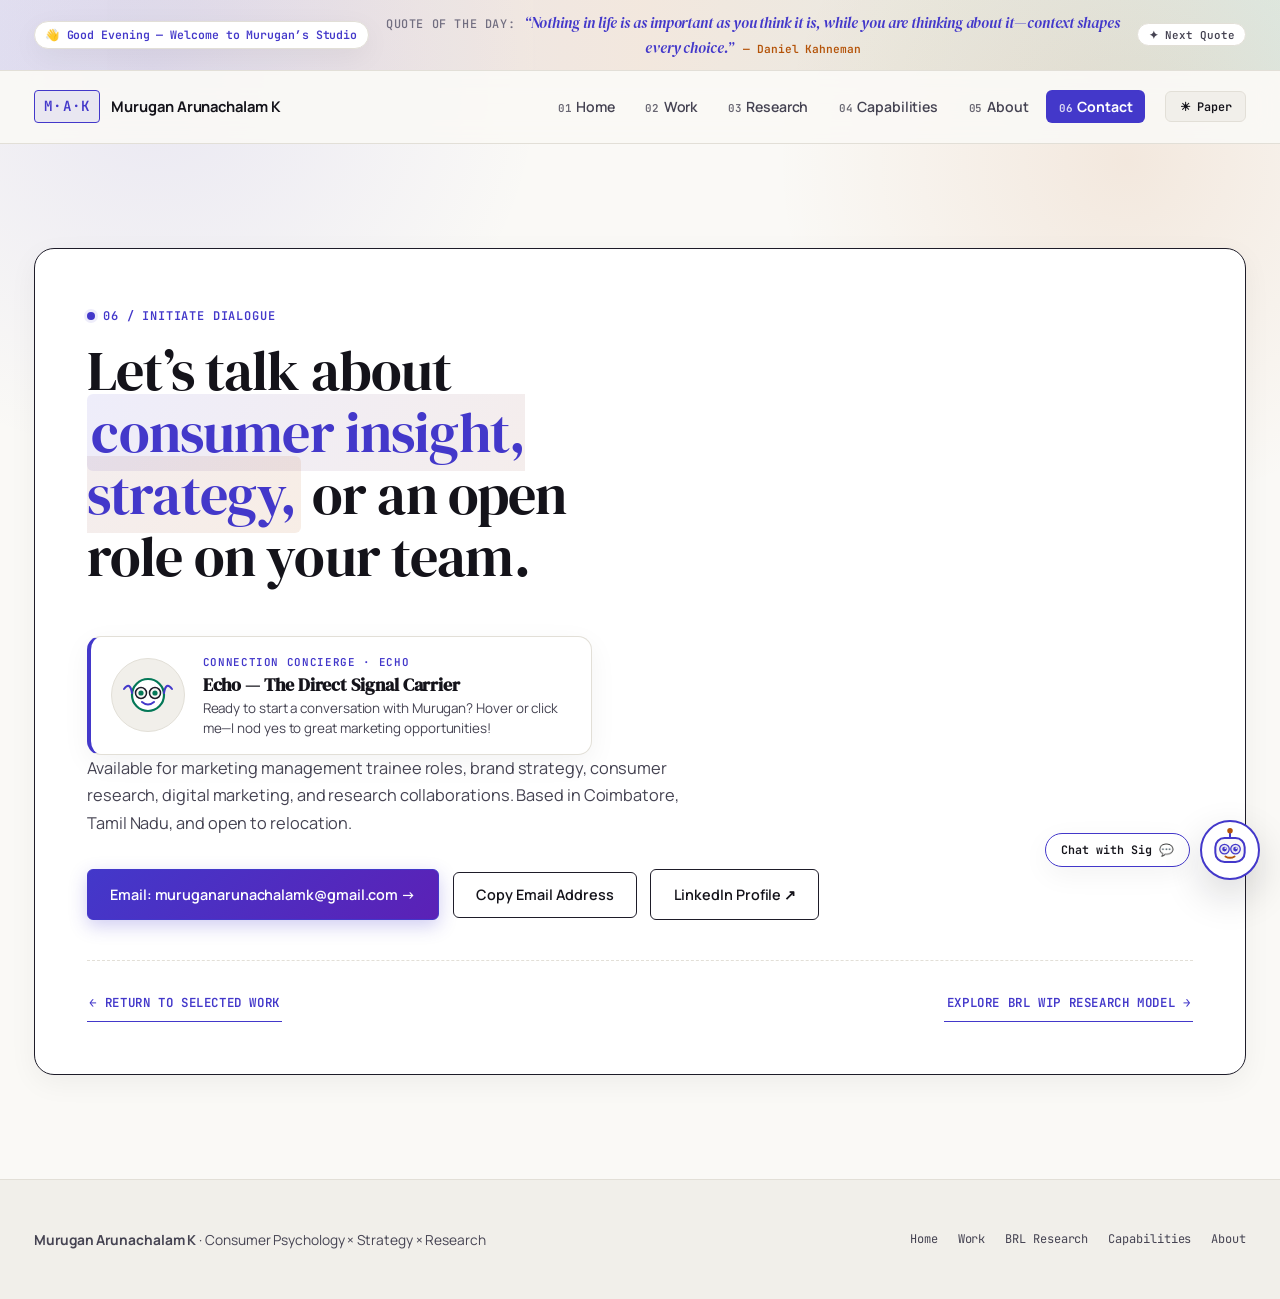
<file: contact.html>
<!DOCTYPE html>
<html lang="en" data-theme="light">
<head>
  <meta charset="UTF-8" />
  <meta name="viewport" content="width=device-width, initial-scale=1.0" />
  <title>Contact — Murugan Arunachalam K</title>
  <meta name="description" content="Connect with Murugan Arunachalam K for marketing, brand strategy, consumer research, and management trainee opportunities." />
  <link rel="preconnect" href="https://fonts.googleapis.com" />
  <link rel="preconnect" href="https://fonts.gstatic.com" crossorigin />
  <link href="https://fonts.googleapis.com/css2?family=DM+Serif+Display:ital@0;1&family=JetBrains+Mono:wght@400;500;600&family=Manrope:wght@400;500;600;700;800&display=swap" rel="stylesheet" />
  <link rel="stylesheet" href="style.css" />
</head>
<body>
  <a class="skip-link" href="#main">Skip to main content</a>
  <div class="page-transition-curtain" aria-hidden="true"><span class="curtain-label">Opening direct communication channel…</span></div>

  <header class="site-header">
    <div class="container header-inner">
      <a href="index.html" class="brand-mark"><span class="brand-monogram">M·A·K</span><span class="brand-name">Murugan Arunachalam K</span></a>
      <button class="menu-toggle" id="menuToggle" aria-expanded="false" aria-controls="primaryNav">MENU +</button>
      <nav class="primary-nav" id="primaryNav" aria-label="Main Navigation">
        <ul class="nav-list">
          <li><a href="index.html" class="nav-link"><span class="nav-num">01</span>Home</a></li>
          <li><a href="work.html" class="nav-link"><span class="nav-num">02</span>Work</a></li>
          <li><a href="research.html" class="nav-link"><span class="nav-num">03</span>Research</a></li>
          <li><a href="capabilities.html" class="nav-link"><span class="nav-num">04</span>Capabilities</a></li>
          <li><a href="about.html" class="nav-link"><span class="nav-num">05</span>About</a></li>
          <li><a href="contact.html" class="nav-link" aria-current="page"><span class="nav-num">06</span>Contact</a></li>
        </ul>
        <button class="theme-toggle" id="themeToggle" type="button" aria-label="Switch color theme"><span class="icon-sun">☀</span><span class="icon-moon">☾</span><span id="themeLabel">Paper</span></button>
      </nav>
    </div>
  </header>

  <main id="main" class="section-block">
    <div class="container">
      <div class="model-stage reveal" style="padding:3.25rem;">
        <span class="eyebrow">06 / INITIATE DIALOGUE</span>
        <h1 class="display-title" style="max-width:18ch;">
          Let’s talk about <em>consumer insight, strategy,</em> or an open role on your team.
        </h1>
        <p class="lead-copy" style="margin-bottom:2rem;">
          Available for marketing management trainee roles, brand strategy, consumer research, digital marketing, and research collaborations. Based in Coimbatore, Tamil Nadu, and open to relocation.
        </p>

        <div class="btn-row" style="margin-bottom:2.5rem;">
          <a href="mailto:muruganarunachalamk@gmail.com?subject=Marketing%20Opportunity%20%E2%80%94%20Portfolio%20Inquiry" class="btn btn-primary">
            Email: muruganarunachalamk@gmail.com →
          </a>
          <button type="button" class="btn btn-outline" id="copyEmailBtn" data-email="muruganarunachalamk@gmail.com">
            Copy Email Address
          </button>
          <a href="https://www.linkedin.com/in/murugan2606/" target="_blank" rel="noopener noreferrer" class="btn btn-outline">
            LinkedIn Profile ↗
          </a>
        </div>

        <div style="padding-top:1.5rem; border-top:1px dashed var(--border-line); display:flex; justify-content:space-between; flex-wrap:wrap; gap:1rem;">
          <a href="work.html" class="btn-minimal">← Return to Selected Work</a>
          <a href="research.html" class="btn-minimal">Explore BRL WIP Research Model →</a>
        </div>
      </div>
    </div>
  </main>

  <footer class="site-footer">
    <div class="container footer-grid">
      <div><strong>Murugan Arunachalam K</strong> · Consumer Psychology × Strategy × Research</div>
      <nav class="footer-nav" aria-label="Footer Navigation">
        <a href="index.html">Home</a>
        <a href="work.html">Work</a>
        <a href="research.html">BRL Research</a>
        <a href="capabilities.html">Capabilities</a>
        <a href="about.html">About</a>
      </nav>
    </div>
  </footer>
  <script src="script.js" defer></script>
</body>
</html>
</file>
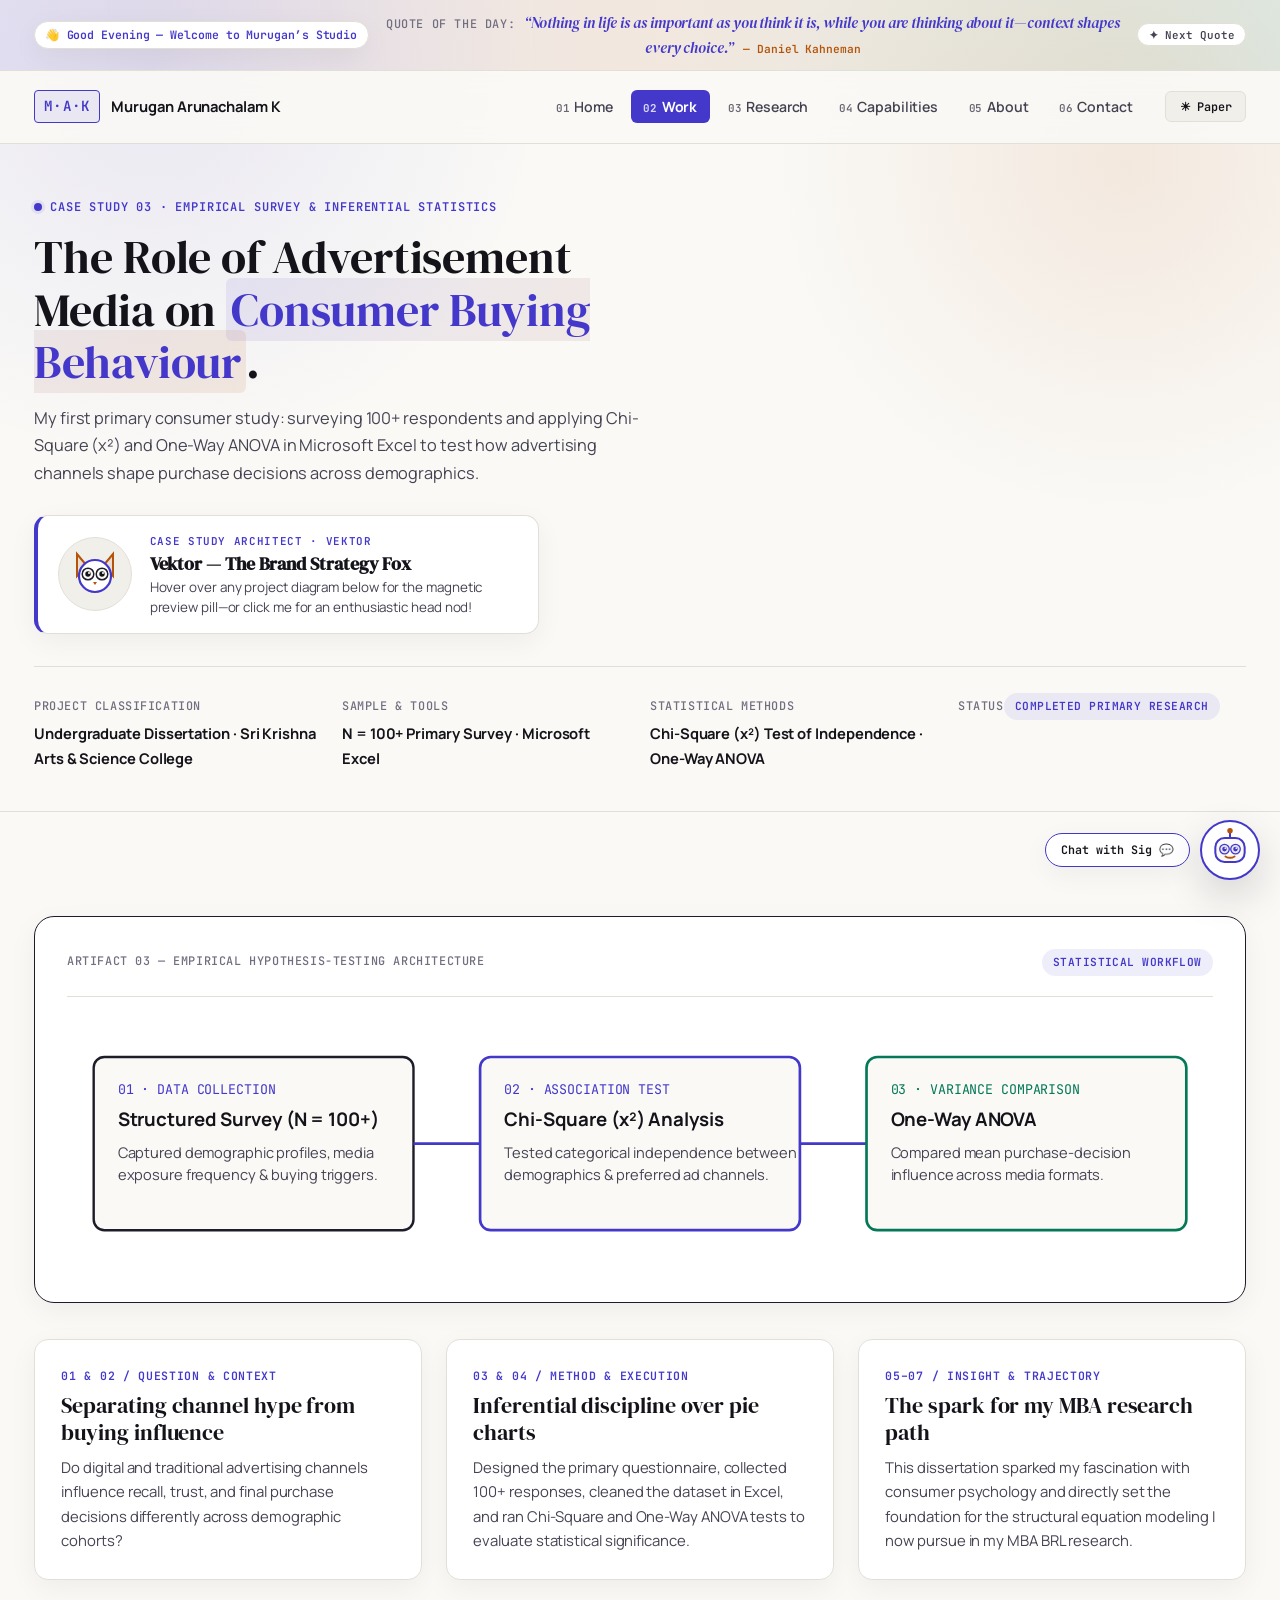
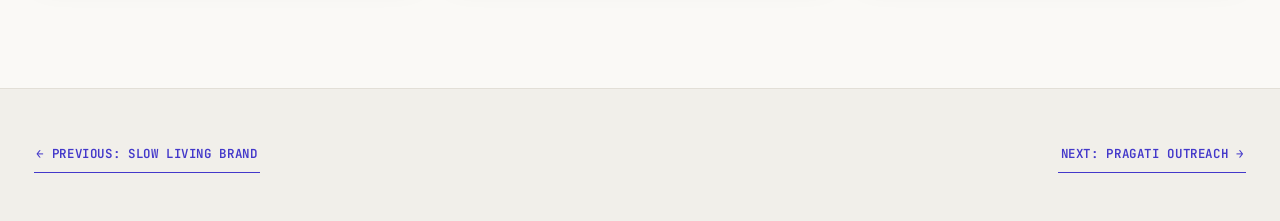
<file: project-ad-media.html>
<!DOCTYPE html>
<html lang="en" data-theme="light">
<head>
  <meta charset="UTF-8" />
  <meta name="viewport" content="width=device-width, initial-scale=1.0" />
  <title>Advertising Media Study — Murugan Arunachalam K</title>
  <meta name="description" content="Undergraduate primary research dissertation examining the role of advertisement media on consumer buying behaviour using Chi-Square and One-Way ANOVA." />
  <link rel="preconnect" href="https://fonts.googleapis.com" />
  <link rel="preconnect" href="https://fonts.gstatic.com" crossorigin />
  <link href="https://fonts.googleapis.com/css2?family=DM+Serif+Display:ital@0;1&family=JetBrains+Mono:wght@400;500;600&family=Manrope:wght@400;500;600;700;800&display=swap" rel="stylesheet" />
  <link rel="stylesheet" href="style.css" />
</head>
<body>
  <a class="skip-link" href="#main">Skip to main content</a>
  <div class="page-transition-curtain" aria-hidden="true"><span class="curtain-label">Exploring Advertising Media study…</span></div>

  <header class="site-header">
    <div class="container header-inner">
      <a href="index.html" class="brand-mark"><span class="brand-monogram">M·A·K</span><span class="brand-name">Murugan Arunachalam K</span></a>
      <button class="menu-toggle" id="menuToggle" aria-expanded="false" aria-controls="primaryNav">MENU +</button>
      <nav class="primary-nav" id="primaryNav" aria-label="Main Navigation">
        <ul class="nav-list">
          <li><a href="index.html" class="nav-link"><span class="nav-num">01</span>Home</a></li>
          <li><a href="work.html" class="nav-link" aria-current="page"><span class="nav-num">02</span>Work</a></li>
          <li><a href="research.html" class="nav-link"><span class="nav-num">03</span>Research</a></li>
          <li><a href="capabilities.html" class="nav-link"><span class="nav-num">04</span>Capabilities</a></li>
          <li><a href="about.html" class="nav-link"><span class="nav-num">05</span>About</a></li>
          <li><a href="contact.html" class="nav-link"><span class="nav-num">06</span>Contact</a></li>
        </ul>
        <button class="theme-toggle" id="themeToggle" type="button" aria-label="Switch color theme"><span class="icon-sun">☀</span><span class="icon-moon">☾</span><span id="themeLabel">Paper</span></button>
      </nav>
    </div>
  </header>

  <main id="main">
    <section class="case-hero">
      <div class="container">
        <span class="eyebrow">CASE STUDY 03 · EMPIRICAL SURVEY &amp; INFERENTIAL STATISTICS</span>
        <h1 class="page-title">The Role of Advertisement Media on <em>Consumer Buying Behaviour</em>.</h1>
        <p class="lead-copy">
          My first primary consumer study: surveying 100+ respondents and applying Chi-Square (χ²) and One-Way ANOVA in Microsoft Excel to test how advertising channels shape purchase decisions across demographics.
        </p>
        <div class="case-meta-strip">
          <div><span class="mono-meta">PROJECT CLASSIFICATION</span><strong>Undergraduate Dissertation · Sri Krishna Arts &amp; Science College</strong></div>
          <div><span class="mono-meta">SAMPLE &amp; TOOLS</span><strong>N = 100+ Primary Survey · Microsoft Excel</strong></div>
          <div><span class="mono-meta">STATISTICAL METHODS</span><strong>Chi-Square (χ²) Test of Independence · One-Way ANOVA</strong></div>
          <div><span class="mono-meta">STATUS</span><span class="badge badge-cobalt">Completed Primary Research</span></div>
        </div>
      </div>
    </section>

    <section class="section-block">
      <div class="container">
        <div class="model-stage reveal">
          <div class="model-toolbar">
            <span class="mono-meta">ARTIFACT 03 — EMPIRICAL HYPOTHESIS-TESTING ARCHITECTURE</span>
            <span class="badge badge-cobalt">STATISTICAL WORKFLOW</span>
          </div>
          <svg viewBox="0 0 860 190" class="brl-model-svg" role="img" aria-label="Three-stage statistical validation pipeline">
            <rect x="20" y="30" width="240" height="130" rx="8" fill="var(--bg-page)" stroke="var(--border-strong)" stroke-width="1.8"/>
            <text x="38" y="58" font-family="var(--font-mono)" font-size="10" fill="var(--cobalt)">01 · DATA COLLECTION</text>
            <text x="38" y="82" font-family="var(--font-sans)" font-size="14" font-weight="700" fill="var(--text-primary)">Structured Survey (N = 100+)</text>
            <text x="38" y="106" font-family="var(--font-sans)" font-size="11" fill="var(--text-secondary)">Captured demographic profiles, media</text>
            <text x="38" y="122" font-family="var(--font-sans)" font-size="11" fill="var(--text-secondary)">exposure frequency &amp; buying triggers.</text>

            <line x1="260" y1="95" x2="310" y2="95" stroke="var(--cobalt)" stroke-width="2"/>

            <rect x="310" y="30" width="240" height="130" rx="8" fill="var(--bg-page)" stroke="var(--cobalt)" stroke-width="2"/>
            <text x="328" y="58" font-family="var(--font-mono)" font-size="10" fill="var(--cobalt)">02 · ASSOCIATION TEST</text>
            <text x="328" y="82" font-family="var(--font-sans)" font-size="14" font-weight="700" fill="var(--text-primary)">Chi-Square (χ²) Analysis</text>
            <text x="328" y="106" font-family="var(--font-sans)" font-size="11" fill="var(--text-secondary)">Tested categorical independence between</text>
            <text x="328" y="122" font-family="var(--font-sans)" font-size="11" fill="var(--text-secondary)">demographics &amp; preferred ad channels.</text>

            <line x1="550" y1="95" x2="600" y2="95" stroke="var(--cobalt)" stroke-width="2"/>

            <rect x="600" y="30" width="240" height="130" rx="8" fill="var(--bg-page)" stroke="var(--olive)" stroke-width="2"/>
            <text x="618" y="58" font-family="var(--font-mono)" font-size="10" fill="var(--olive)">03 · VARIANCE COMPARISON</text>
            <text x="618" y="82" font-family="var(--font-sans)" font-size="14" font-weight="700" fill="var(--text-primary)">One-Way ANOVA</text>
            <text x="618" y="106" font-family="var(--font-sans)" font-size="11" fill="var(--text-secondary)">Compared mean purchase-decision</text>
            <text x="618" y="122" font-family="var(--font-sans)" font-size="11" fill="var(--text-secondary)">influence across media formats.</text>
          </svg>
        </div>

        <div class="story-grid">
          <article class="story-card reveal">
            <span class="story-step-num">01 &amp; 02 / QUESTION &amp; CONTEXT</span>
            <h3>Separating channel hype from buying influence</h3>
            <p>Do digital and traditional advertising channels influence recall, trust, and final purchase decisions differently across demographic cohorts?</p>
          </article>
          <article class="story-card reveal reveal-delay-1">
            <span class="story-step-num">03 &amp; 04 / METHOD &amp; EXECUTION</span>
            <h3>Inferential discipline over pie charts</h3>
            <p>Designed the primary questionnaire, collected 100+ responses, cleaned the dataset in Excel, and ran Chi-Square and One-Way ANOVA tests to evaluate statistical significance.</p>
          </article>
          <article class="story-card reveal reveal-delay-2">
            <span class="story-step-num">05–07 / INSIGHT &amp; TRAJECTORY</span>
            <h3>The spark for my MBA research path</h3>
            <p>This dissertation sparked my fascination with consumer psychology and directly set the foundation for the structural equation modeling I now pursue in my MBA BRL research.</p>
          </article>
        </div>
      </div>
    </section>
  </main>

  <footer class="site-footer">
    <div class="container footer-grid">
      <a href="project-slow-living.html" class="btn-minimal">← Previous: Slow Living Brand</a>
      <a href="project-pragati.html" class="btn-minimal">Next: Pragati Outreach →</a>
    </div>
  </footer>
  <script src="script.js" defer></script>
</body>
</html>
</file>
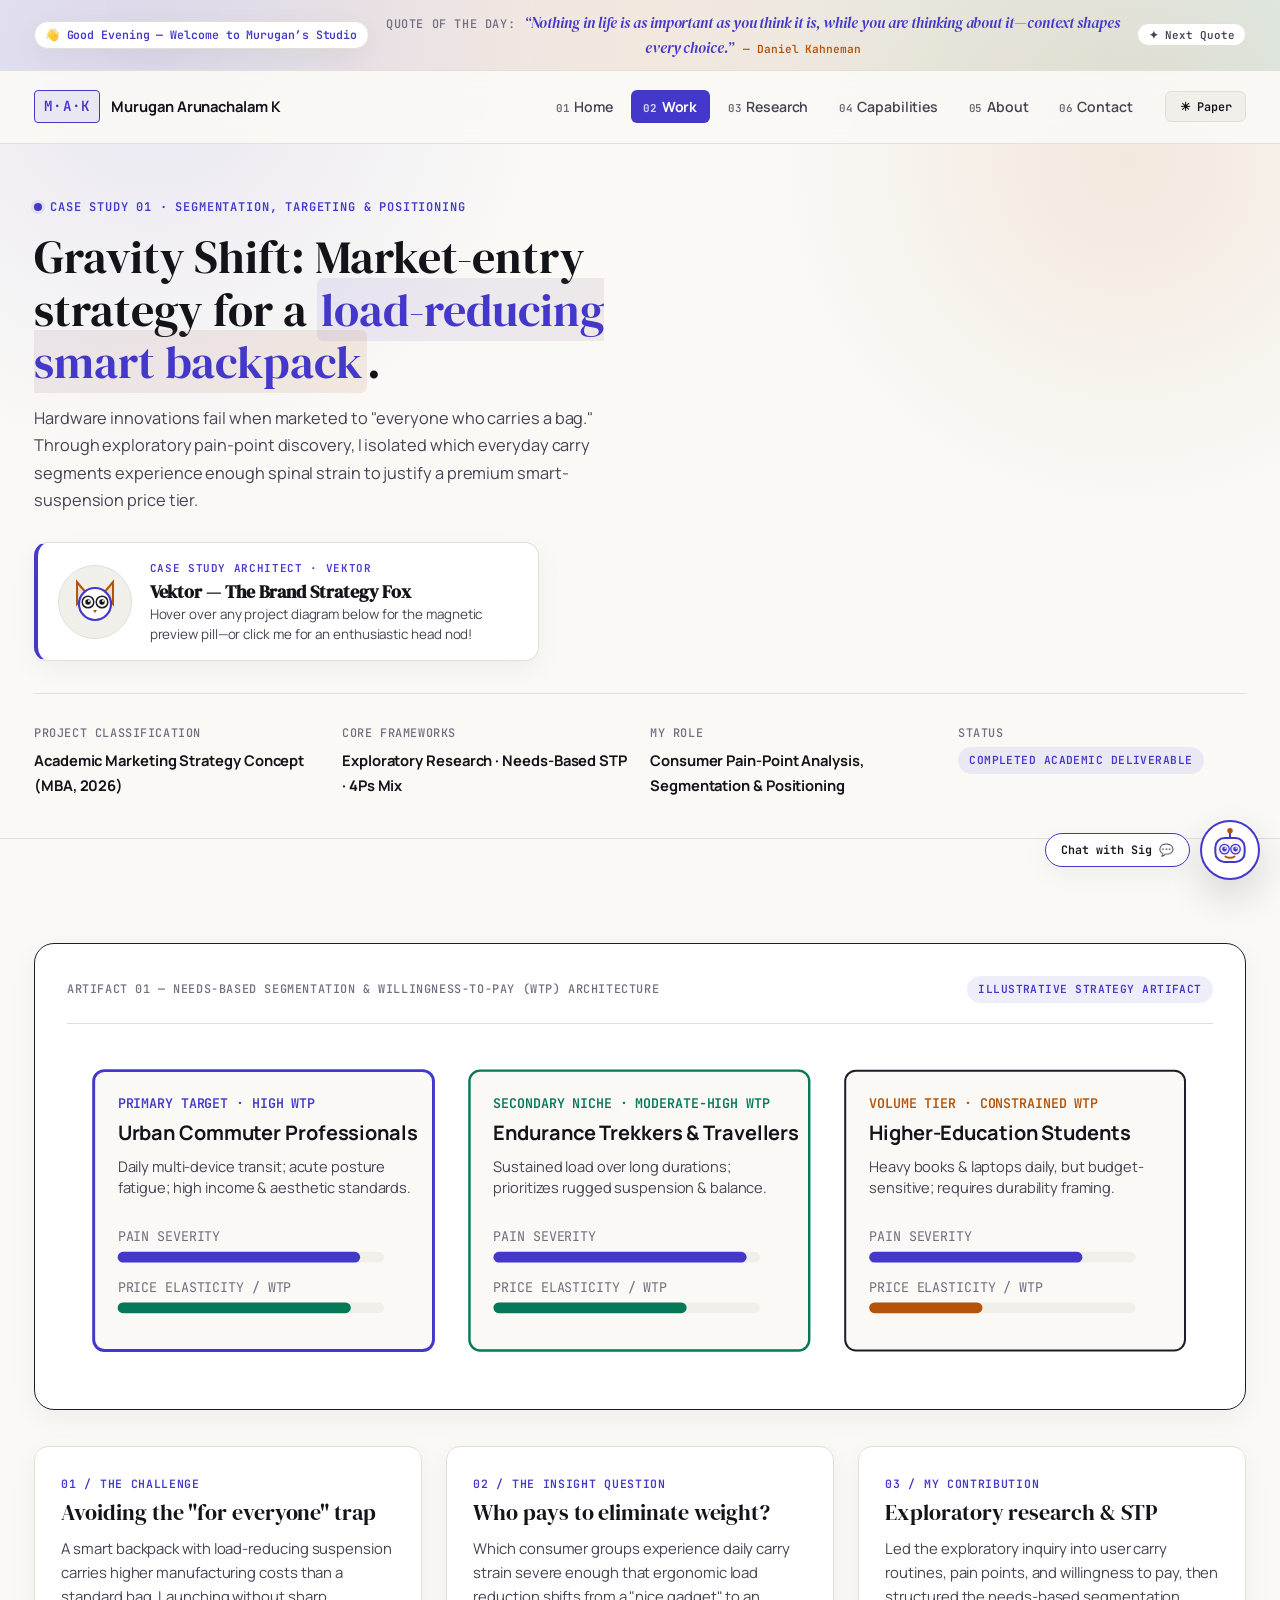
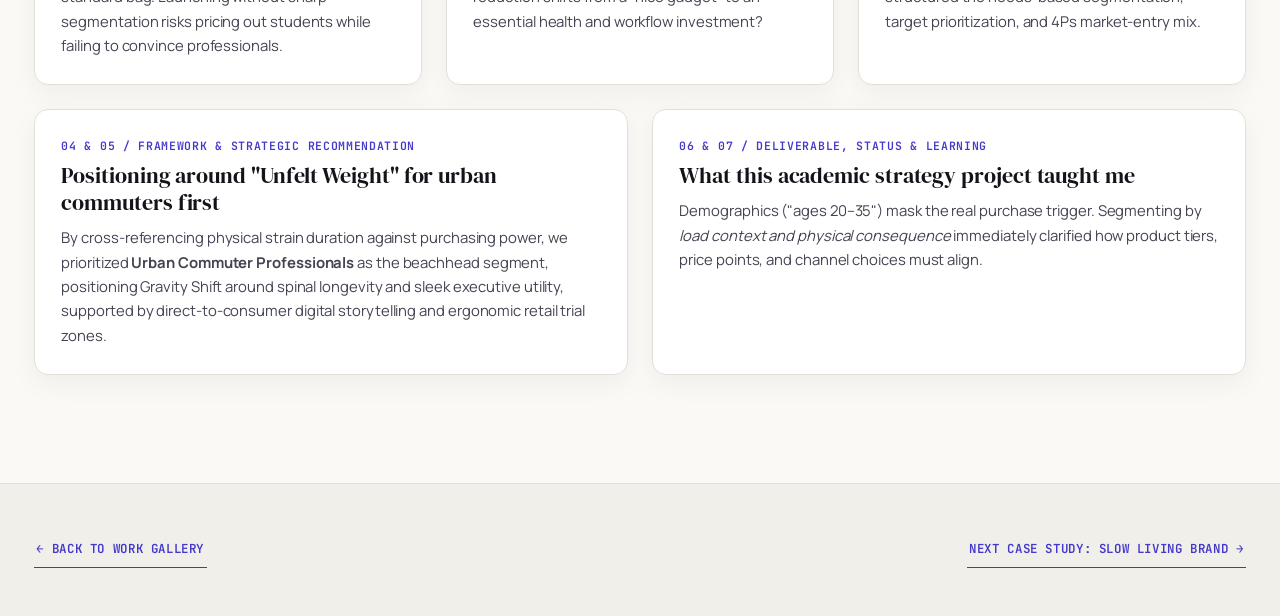
<file: project-gravity-shift.html>
<!DOCTYPE html>
<html lang="en" data-theme="light">
<head>
  <meta charset="UTF-8" />
  <meta name="viewport" content="width=device-width, initial-scale=1.0" />
  <title>Gravity Shift Case Study — Murugan Arunachalam K</title>
  <meta name="description" content="Marketing strategy, needs-based segmentation, and positioning case study for Gravity Shift, a load-reducing smart backpack concept." />
  <link rel="preconnect" href="https://fonts.googleapis.com" />
  <link rel="preconnect" href="https://fonts.gstatic.com" crossorigin />
  <link href="https://fonts.googleapis.com/css2?family=DM+Serif+Display:ital@0;1&family=JetBrains+Mono:wght@400;500;600&family=Manrope:wght@400;500;600;700;800&display=swap" rel="stylesheet" />
  <link rel="stylesheet" href="style.css" />
</head>
<body>
  <a class="skip-link" href="#main">Skip to main content</a>
  <div class="page-transition-curtain" aria-hidden="true"><span class="curtain-label">Exploring Gravity Shift case study…</span></div>

  <header class="site-header">
    <div class="container header-inner">
      <a href="index.html" class="brand-mark"><span class="brand-monogram">M·A·K</span><span class="brand-name">Murugan Arunachalam K</span></a>
      <button class="menu-toggle" id="menuToggle" aria-expanded="false" aria-controls="primaryNav">MENU +</button>
      <nav class="primary-nav" id="primaryNav" aria-label="Main Navigation">
        <ul class="nav-list">
          <li><a href="index.html" class="nav-link"><span class="nav-num">01</span>Home</a></li>
          <li><a href="work.html" class="nav-link" aria-current="page"><span class="nav-num">02</span>Work</a></li>
          <li><a href="research.html" class="nav-link"><span class="nav-num">03</span>Research</a></li>
          <li><a href="capabilities.html" class="nav-link"><span class="nav-num">04</span>Capabilities</a></li>
          <li><a href="about.html" class="nav-link"><span class="nav-num">05</span>About</a></li>
          <li><a href="contact.html" class="nav-link"><span class="nav-num">06</span>Contact</a></li>
        </ul>
        <button class="theme-toggle" id="themeToggle" type="button" aria-label="Switch color theme"><span class="icon-sun">☀</span><span class="icon-moon">☾</span><span id="themeLabel">Paper</span></button>
      </nav>
    </div>
  </header>

  <main id="main">
    <section class="case-hero">
      <div class="container">
        <span class="eyebrow">CASE STUDY 01 · SEGMENTATION, TARGETING &amp; POSITIONING</span>
        <h1 class="page-title">Gravity Shift: Market-entry strategy for a <em>load-reducing smart backpack</em>.</h1>
        <p class="lead-copy">
          Hardware innovations fail when marketed to "everyone who carries a bag." Through exploratory pain-point discovery, I isolated which everyday carry segments experience enough spinal strain to justify a premium smart-suspension price tier.
        </p>
        <div class="case-meta-strip">
          <div><span class="mono-meta">PROJECT CLASSIFICATION</span><strong>Academic Marketing Strategy Concept (MBA, 2026)</strong></div>
          <div><span class="mono-meta">CORE FRAMEWORKS</span><strong>Exploratory Research · Needs-Based STP · 4Ps Mix</strong></div>
          <div><span class="mono-meta">MY ROLE</span><strong>Consumer Pain-Point Analysis, Segmentation &amp; Positioning</strong></div>
          <div><span class="mono-meta">STATUS</span><span class="badge badge-cobalt">Completed Academic Deliverable</span></div>
        </div>
      </div>
    </section>

    <section class="section-block">
      <div class="container">
        <!-- VISUAL ARTIFACT: SEGMENTATION & WTP MATRIX -->
        <div class="model-stage reveal">
          <div class="model-toolbar">
            <span class="mono-meta">ARTIFACT 01 — NEEDS-BASED SEGMENTATION &amp; WILLINGNESS-TO-PAY (WTP) ARCHITECTURE</span>
            <span class="badge badge-cobalt">ILLUSTRATIVE STRATEGY ARTIFACT</span>
          </div>
          <svg viewBox="0 0 860 250" class="brl-model-svg" role="img" aria-label="Gravity Shift three-segment comparison chart">
            <rect x="20" y="20" width="255" height="210" rx="8" fill="var(--bg-page)" stroke="var(--cobalt)" stroke-width="2.2"/>
            <text x="38" y="48" font-family="var(--font-mono)" font-size="10" font-weight="600" fill="var(--cobalt)">PRIMARY TARGET · HIGH WTP</text>
            <text x="38" y="72" font-family="var(--font-sans)" font-size="15" font-weight="700" fill="var(--text-primary)">Urban Commuter Professionals</text>
            <text x="38" y="96" font-family="var(--font-sans)" font-size="11" fill="var(--text-secondary)">Daily multi-device transit; acute posture</text>
            <text x="38" y="112" font-family="var(--font-sans)" font-size="11" fill="var(--text-secondary)">fatigue; high income &amp; aesthetic standards.</text>
            <text x="38" y="148" font-family="var(--font-mono)" font-size="10" fill="var(--text-muted)">PAIN SEVERITY</text>
            <rect x="38" y="156" width="200" height="8" rx="4" fill="var(--bg-surface)"/>
            <rect x="38" y="156" width="182" height="8" rx="4" fill="var(--cobalt)"/>
            <text x="38" y="186" font-family="var(--font-mono)" font-size="10" fill="var(--text-muted)">PRICE ELASTICITY / WTP</text>
            <rect x="38" y="194" width="200" height="8" rx="4" fill="var(--bg-surface)"/>
            <rect x="38" y="194" width="175" height="8" rx="4" fill="var(--olive)"/>

            <rect x="302" y="20" width="255" height="210" rx="8" fill="var(--bg-page)" stroke="var(--olive)" stroke-width="1.8"/>
            <text x="320" y="48" font-family="var(--font-mono)" font-size="10" font-weight="600" fill="var(--olive)">SECONDARY NICHE · MODERATE-HIGH WTP</text>
            <text x="320" y="72" font-family="var(--font-sans)" font-size="15" font-weight="700" fill="var(--text-primary)">Endurance Trekkers &amp; Travellers</text>
            <text x="320" y="96" font-family="var(--font-sans)" font-size="11" fill="var(--text-secondary)">Sustained load over long durations;</text>
            <text x="320" y="112" font-family="var(--font-sans)" font-size="11" fill="var(--text-secondary)">prioritizes rugged suspension &amp; balance.</text>
            <text x="320" y="148" font-family="var(--font-mono)" font-size="10" fill="var(--text-muted)">PAIN SEVERITY</text>
            <rect x="320" y="156" width="200" height="8" rx="4" fill="var(--bg-surface)"/>
            <rect x="320" y="156" width="190" height="8" rx="4" fill="var(--cobalt)"/>
            <text x="320" y="186" font-family="var(--font-mono)" font-size="10" fill="var(--text-muted)">PRICE ELASTICITY / WTP</text>
            <rect x="320" y="194" width="200" height="8" rx="4" fill="var(--bg-surface)"/>
            <rect x="320" y="194" width="145" height="8" rx="4" fill="var(--olive)"/>

            <rect x="584" y="20" width="255" height="210" rx="8" fill="var(--bg-page)" stroke="var(--border-strong)" stroke-width="1.5"/>
            <text x="602" y="48" font-family="var(--font-mono)" font-size="10" font-weight="600" fill="var(--coral)">VOLUME TIER · CONSTRAINED WTP</text>
            <text x="602" y="72" font-family="var(--font-sans)" font-size="15" font-weight="700" fill="var(--text-primary)">Higher-Education Students</text>
            <text x="602" y="96" font-family="var(--font-sans)" font-size="11" fill="var(--text-secondary)">Heavy books &amp; laptops daily, but budget-</text>
            <text x="602" y="112" font-family="var(--font-sans)" font-size="11" fill="var(--text-secondary)">sensitive; requires durability framing.</text>
            <text x="602" y="148" font-family="var(--font-mono)" font-size="10" fill="var(--text-muted)">PAIN SEVERITY</text>
            <rect x="602" y="156" width="200" height="8" rx="4" fill="var(--bg-surface)"/>
            <rect x="602" y="156" width="160" height="8" rx="4" fill="var(--cobalt)"/>
            <text x="602" y="186" font-family="var(--font-mono)" font-size="10" fill="var(--text-muted)">PRICE ELASTICITY / WTP</text>
            <rect x="602" y="194" width="200" height="8" rx="4" fill="var(--bg-surface)"/>
            <rect x="602" y="194" width="85" height="8" rx="4" fill="var(--coral)"/>
          </svg>
        </div>

        <div class="story-grid">
          <article class="story-card reveal">
            <span class="story-step-num">01 / THE CHALLENGE</span>
            <h3>Avoiding the "for everyone" trap</h3>
            <p>A smart backpack with load-reducing suspension carries higher manufacturing costs than a standard bag. Launching without sharp segmentation risks pricing out students while failing to convince professionals.</p>
          </article>
          <article class="story-card reveal reveal-delay-1">
            <span class="story-step-num">02 / THE INSIGHT QUESTION</span>
            <h3>Who pays to eliminate weight?</h3>
            <p>Which consumer groups experience daily carry strain severe enough that ergonomic load reduction shifts from a "nice gadget" to an essential health and workflow investment?</p>
          </article>
          <article class="story-card reveal reveal-delay-2">
            <span class="story-step-num">03 / MY CONTRIBUTION</span>
            <h3>Exploratory research &amp; STP</h3>
            <p>Led the exploratory inquiry into user carry routines, pain points, and willingness to pay, then structured the needs-based segmentation, target prioritization, and 4Ps market-entry mix.</p>
          </article>
          <article class="story-card span-6 reveal">
            <span class="story-step-num">04 &amp; 05 / FRAMEWORK &amp; STRATEGIC RECOMMENDATION</span>
            <h3>Positioning around "Unfelt Weight" for urban commuters first</h3>
            <p>By cross-referencing physical strain duration against purchasing power, we prioritized <strong>Urban Commuter Professionals</strong> as the beachhead segment, positioning Gravity Shift around spinal longevity and sleek executive utility, supported by direct-to-consumer digital storytelling and ergonomic retail trial zones.</p>
          </article>
          <article class="story-card span-6 reveal reveal-delay-1">
            <span class="story-step-num">06 &amp; 07 / DELIVERABLE, STATUS &amp; LEARNING</span>
            <h3>What this academic strategy project taught me</h3>
            <p>Demographics ("ages 20–35") mask the real purchase trigger. Segmenting by <em>load context and physical consequence</em> immediately clarified how product tiers, price points, and channel choices must align.</p>
          </article>
        </div>
      </div>
    </section>
  </main>

  <footer class="site-footer">
    <div class="container footer-grid">
      <a href="work.html" class="btn-minimal">← Back to Work Gallery</a>
      <a href="project-slow-living.html" class="btn-minimal">Next Case Study: Slow Living Brand →</a>
    </div>
  </footer>
  <script src="script.js" defer></script>
</body>
</html>
</file>
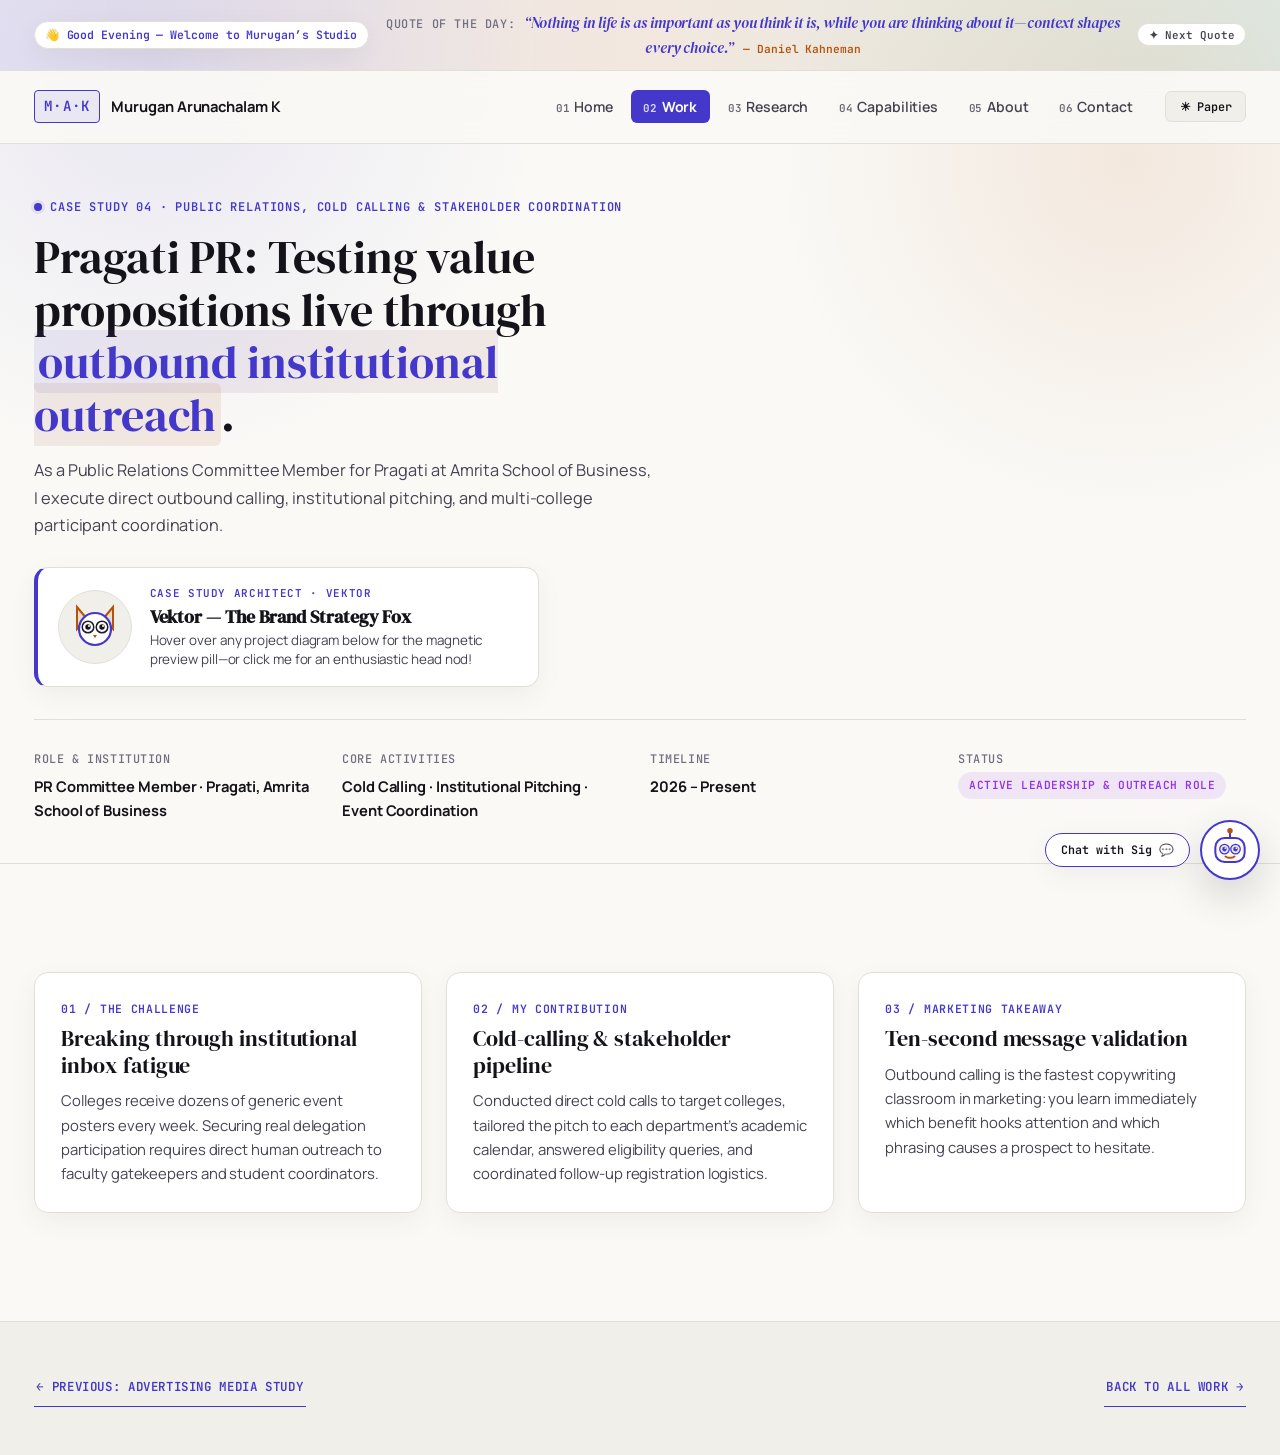
<file: project-pragati.html>
<!DOCTYPE html>
<html lang="en" data-theme="light">
<head>
  <meta charset="UTF-8" />
  <meta name="viewport" content="width=device-width, initial-scale=1.0" />
  <title>Pragati PR &amp; Outreach — Murugan Arunachalam K</title>
  <meta name="description" content="Public relations, outbound cold-calling, and multi-college stakeholder coordination for Pragati at Amrita School of Business." />
  <link rel="preconnect" href="https://fonts.googleapis.com" />
  <link rel="preconnect" href="https://fonts.gstatic.com" crossorigin />
  <link href="https://fonts.googleapis.com/css2?family=DM+Serif+Display:ital@0;1&family=JetBrains+Mono:wght@400;500;600&family=Manrope:wght@400;500;600;700;800&display=swap" rel="stylesheet" />
  <link rel="stylesheet" href="style.css" />
</head>
<body>
  <a class="skip-link" href="#main">Skip to main content</a>
  <div class="page-transition-curtain" aria-hidden="true"><span class="curtain-label">Exploring Pragati outreach study…</span></div>

  <header class="site-header">
    <div class="container header-inner">
      <a href="index.html" class="brand-mark"><span class="brand-monogram">M·A·K</span><span class="brand-name">Murugan Arunachalam K</span></a>
      <button class="menu-toggle" id="menuToggle" aria-expanded="false" aria-controls="primaryNav">MENU +</button>
      <nav class="primary-nav" id="primaryNav" aria-label="Main Navigation">
        <ul class="nav-list">
          <li><a href="index.html" class="nav-link"><span class="nav-num">01</span>Home</a></li>
          <li><a href="work.html" class="nav-link" aria-current="page"><span class="nav-num">02</span>Work</a></li>
          <li><a href="research.html" class="nav-link"><span class="nav-num">03</span>Research</a></li>
          <li><a href="capabilities.html" class="nav-link"><span class="nav-num">04</span>Capabilities</a></li>
          <li><a href="about.html" class="nav-link"><span class="nav-num">05</span>About</a></li>
          <li><a href="contact.html" class="nav-link"><span class="nav-num">06</span>Contact</a></li>
        </ul>
        <button class="theme-toggle" id="themeToggle" type="button" aria-label="Switch color theme"><span class="icon-sun">☀</span><span class="icon-moon">☾</span><span id="themeLabel">Paper</span></button>
      </nav>
    </div>
  </header>

  <main id="main">
    <section class="case-hero">
      <div class="container">
        <span class="eyebrow">CASE STUDY 04 · PUBLIC RELATIONS, COLD CALLING &amp; STAKEHOLDER COORDINATION</span>
        <h1 class="page-title">Pragati PR: Testing value propositions live through <em>outbound institutional outreach</em>.</h1>
        <p class="lead-copy">
          As a Public Relations Committee Member for Pragati at Amrita School of Business, I execute direct outbound calling, institutional pitching, and multi-college participant coordination.
        </p>
        <div class="case-meta-strip">
          <div><span class="mono-meta">ROLE &amp; INSTITUTION</span><strong>PR Committee Member · Pragati, Amrita School of Business</strong></div>
          <div><span class="mono-meta">CORE ACTIVITIES</span><strong>Cold Calling · Institutional Pitching · Event Coordination</strong></div>
          <div><span class="mono-meta">TIMELINE</span><strong>2026 – Present</strong></div>
          <div><span class="mono-meta">STATUS</span><span class="badge badge-amber">Active Leadership &amp; Outreach Role</span></div>
        </div>
      </div>
    </section>

    <section class="section-block">
      <div class="container">
        <div class="story-grid">
          <article class="story-card reveal">
            <span class="story-step-num">01 / THE CHALLENGE</span>
            <h3>Breaking through institutional inbox fatigue</h3>
            <p>Colleges receive dozens of generic event posters every week. Securing real delegation participation requires direct human outreach to faculty gatekeepers and student coordinators.</p>
          </article>
          <article class="story-card reveal reveal-delay-1">
            <span class="story-step-num">02 / MY CONTRIBUTION</span>
            <h3>Cold-calling &amp; stakeholder pipeline</h3>
            <p>Conducted direct cold calls to target colleges, tailored the pitch to each department’s academic calendar, answered eligibility queries, and coordinated follow-up registration logistics.</p>
          </article>
          <article class="story-card reveal reveal-delay-2">
            <span class="story-step-num">03 / MARKETING TAKEAWAY</span>
            <h3>Ten-second message validation</h3>
            <p>Outbound calling is the fastest copywriting classroom in marketing: you learn immediately which benefit hooks attention and which phrasing causes a prospect to hesitate.</p>
          </article>
        </div>
      </div>
    </section>
  </main>

  <footer class="site-footer">
    <div class="container footer-grid">
      <a href="project-ad-media.html" class="btn-minimal">← Previous: Advertising Media Study</a>
      <a href="work.html" class="btn-minimal">Back to All Work →</a>
    </div>
  </footer>
  <script src="script.js" defer></script>
</body>
</html>
</file>
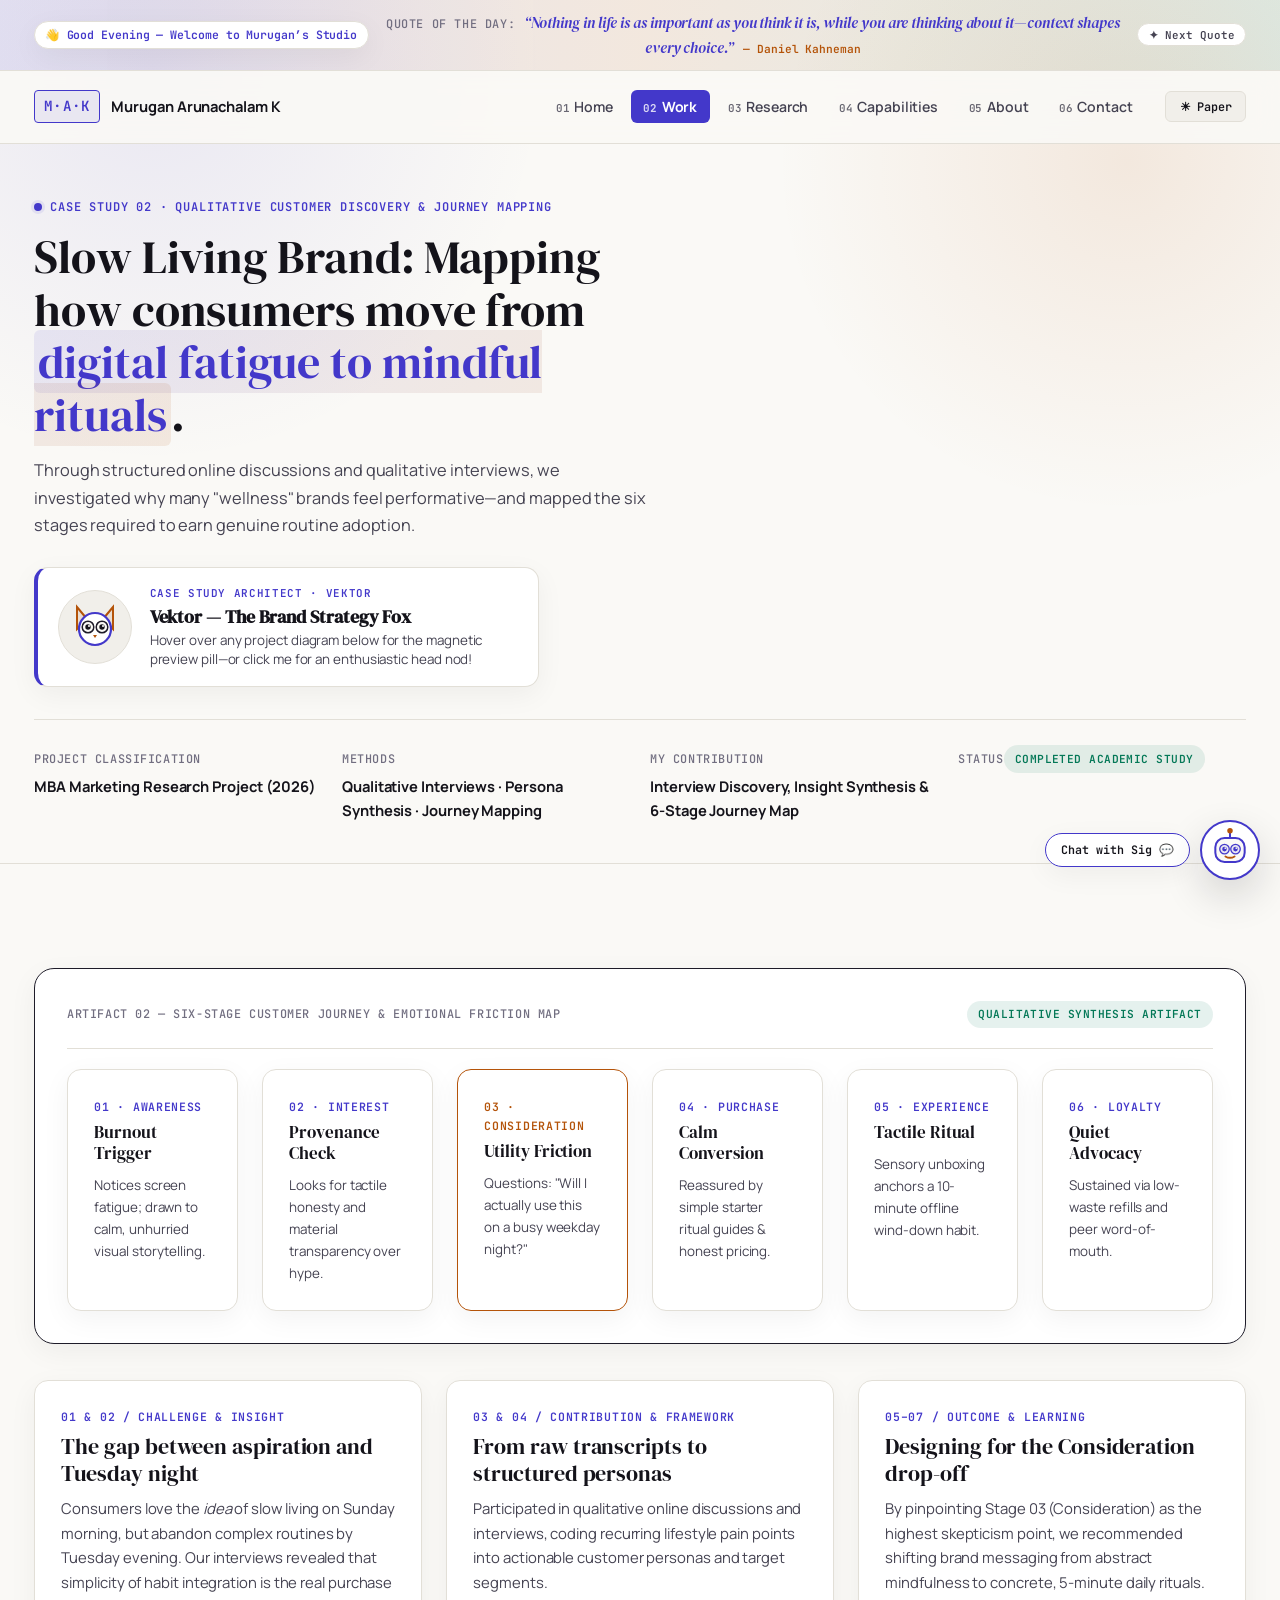
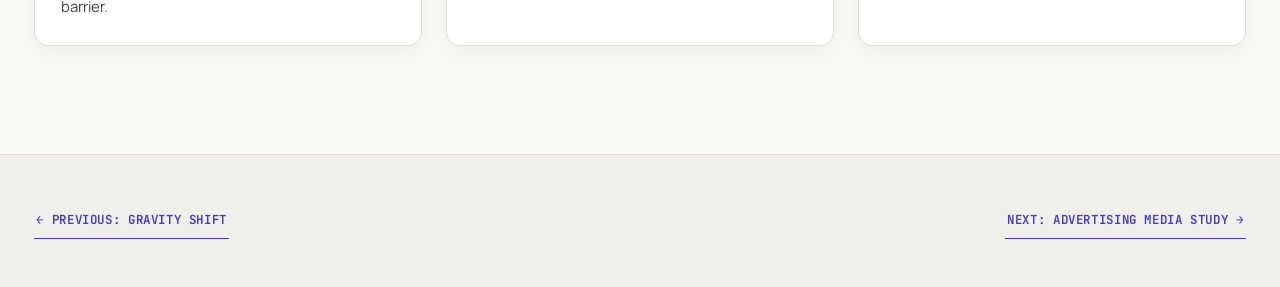
<file: project-slow-living.html>
<!DOCTYPE html>
<html lang="en" data-theme="light">
<head>
  <meta charset="UTF-8" />
  <meta name="viewport" content="width=device-width, initial-scale=1.0" />
  <title>Slow Living Brand Discovery — Murugan Arunachalam K</title>
  <meta name="description" content="Qualitative customer discovery, persona development, and 6-stage customer journey mapping for a Slow Living lifestyle brand." />
  <link rel="preconnect" href="https://fonts.googleapis.com" />
  <link rel="preconnect" href="https://fonts.gstatic.com" crossorigin />
  <link href="https://fonts.googleapis.com/css2?family=DM+Serif+Display:ital@0;1&family=JetBrains+Mono:wght@400;500;600&family=Manrope:wght@400;500;600;700;800&display=swap" rel="stylesheet" />
  <link rel="stylesheet" href="style.css" />
</head>
<body>
  <a class="skip-link" href="#main">Skip to main content</a>
  <div class="page-transition-curtain" aria-hidden="true"><span class="curtain-label">Exploring Slow Living case study…</span></div>

  <header class="site-header">
    <div class="container header-inner">
      <a href="index.html" class="brand-mark"><span class="brand-monogram">M·A·K</span><span class="brand-name">Murugan Arunachalam K</span></a>
      <button class="menu-toggle" id="menuToggle" aria-expanded="false" aria-controls="primaryNav">MENU +</button>
      <nav class="primary-nav" id="primaryNav" aria-label="Main Navigation">
        <ul class="nav-list">
          <li><a href="index.html" class="nav-link"><span class="nav-num">01</span>Home</a></li>
          <li><a href="work.html" class="nav-link" aria-current="page"><span class="nav-num">02</span>Work</a></li>
          <li><a href="research.html" class="nav-link"><span class="nav-num">03</span>Research</a></li>
          <li><a href="capabilities.html" class="nav-link"><span class="nav-num">04</span>Capabilities</a></li>
          <li><a href="about.html" class="nav-link"><span class="nav-num">05</span>About</a></li>
          <li><a href="contact.html" class="nav-link"><span class="nav-num">06</span>Contact</a></li>
        </ul>
        <button class="theme-toggle" id="themeToggle" type="button" aria-label="Switch color theme"><span class="icon-sun">☀</span><span class="icon-moon">☾</span><span id="themeLabel">Paper</span></button>
      </nav>
    </div>
  </header>

  <main id="main">
    <section class="case-hero">
      <div class="container">
        <span class="eyebrow">CASE STUDY 02 · QUALITATIVE CUSTOMER DISCOVERY &amp; JOURNEY MAPPING</span>
        <h1 class="page-title">Slow Living Brand: Mapping how consumers move from <em>digital fatigue to mindful rituals</em>.</h1>
        <p class="lead-copy">
          Through structured online discussions and qualitative interviews, we investigated why many "wellness" brands feel performative—and mapped the six stages required to earn genuine routine adoption.
        </p>
        <div class="case-meta-strip">
          <div><span class="mono-meta">PROJECT CLASSIFICATION</span><strong>MBA Marketing Research Project (2026)</strong></div>
          <div><span class="mono-meta">METHODS</span><strong>Qualitative Interviews · Persona Synthesis · Journey Mapping</strong></div>
          <div><span class="mono-meta">MY CONTRIBUTION</span><strong>Interview Discovery, Insight Synthesis &amp; 6-Stage Journey Map</strong></div>
          <div><span class="mono-meta">STATUS</span><span class="badge badge-olive">Completed Academic Study</span></div>
        </div>
      </div>
    </section>

    <section class="section-block">
      <div class="container">
        <div class="model-stage reveal">
          <div class="model-toolbar">
            <span class="mono-meta">ARTIFACT 02 — SIX-STAGE CUSTOMER JOURNEY &amp; EMOTIONAL FRICTION MAP</span>
            <span class="badge badge-olive">QUALITATIVE SYNTHESIS ARTIFACT</span>
          </div>
          <div class="story-grid" style="margin:0;">
            <div class="story-card" style="grid-column:span 2;">
              <span class="story-step-num">01 · AWARENESS</span>
              <h3 style="font-size:1.05rem;">Burnout Trigger</h3>
              <p style="font-size:0.84rem;">Notices screen fatigue; drawn to calm, unhurried visual storytelling.</p>
            </div>
            <div class="story-card" style="grid-column:span 2;">
              <span class="story-step-num">02 · INTEREST</span>
              <h3 style="font-size:1.05rem;">Provenance Check</h3>
              <p style="font-size:0.84rem;">Looks for tactile honesty and material transparency over hype.</p>
            </div>
            <div class="story-card" style="grid-column:span 2; border-color:var(--coral);">
              <span class="story-step-num" style="color:var(--coral);">03 · CONSIDERATION</span>
              <h3 style="font-size:1.05rem;">Utility Friction</h3>
              <p style="font-size:0.84rem;">Questions: "Will I actually use this on a busy weekday night?"</p>
            </div>
            <div class="story-card" style="grid-column:span 2;">
              <span class="story-step-num">04 · PURCHASE</span>
              <h3 style="font-size:1.05rem;">Calm Conversion</h3>
              <p style="font-size:0.84rem;">Reassured by simple starter ritual guides &amp; honest pricing.</p>
            </div>
            <div class="story-card" style="grid-column:span 2;">
              <span class="story-step-num">05 · EXPERIENCE</span>
              <h3 style="font-size:1.05rem;">Tactile Ritual</h3>
              <p style="font-size:0.84rem;">Sensory unboxing anchors a 10-minute offline wind-down habit.</p>
            </div>
            <div class="story-card" style="grid-column:span 2;">
              <span class="story-step-num">06 · LOYALTY</span>
              <h3 style="font-size:1.05rem;">Quiet Advocacy</h3>
              <p style="font-size:0.84rem;">Sustained via low-waste refills and peer word-of-mouth.</p>
            </div>
          </div>
        </div>

        <div class="story-grid">
          <article class="story-card reveal">
            <span class="story-step-num">01 &amp; 02 / CHALLENGE &amp; INSIGHT</span>
            <h3>The gap between aspiration and Tuesday night</h3>
            <p>Consumers love the <em>idea</em> of slow living on Sunday morning, but abandon complex routines by Tuesday evening. Our interviews revealed that simplicity of habit integration is the real purchase barrier.</p>
          </article>
          <article class="story-card reveal reveal-delay-1">
            <span class="story-step-num">03 &amp; 04 / CONTRIBUTION &amp; FRAMEWORK</span>
            <h3>From raw transcripts to structured personas</h3>
            <p>Participated in qualitative online discussions and interviews, coding recurring lifestyle pain points into actionable customer personas and target segments.</p>
          </article>
          <article class="story-card reveal reveal-delay-2">
            <span class="story-step-num">05–07 / OUTCOME &amp; LEARNING</span>
            <h3>Designing for the Consideration drop-off</h3>
            <p>By pinpointing Stage 03 (Consideration) as the highest skepticism point, we recommended shifting brand messaging from abstract mindfulness to concrete, 5-minute daily rituals.</p>
          </article>
        </div>
      </div>
    </section>
  </main>

  <footer class="site-footer">
    <div class="container footer-grid">
      <a href="project-gravity-shift.html" class="btn-minimal">← Previous: Gravity Shift</a>
      <a href="project-ad-media.html" class="btn-minimal">Next: Advertising Media Study →</a>
    </div>
  </footer>
  <script src="script.js" defer></script>
</body>
</html>
</file>
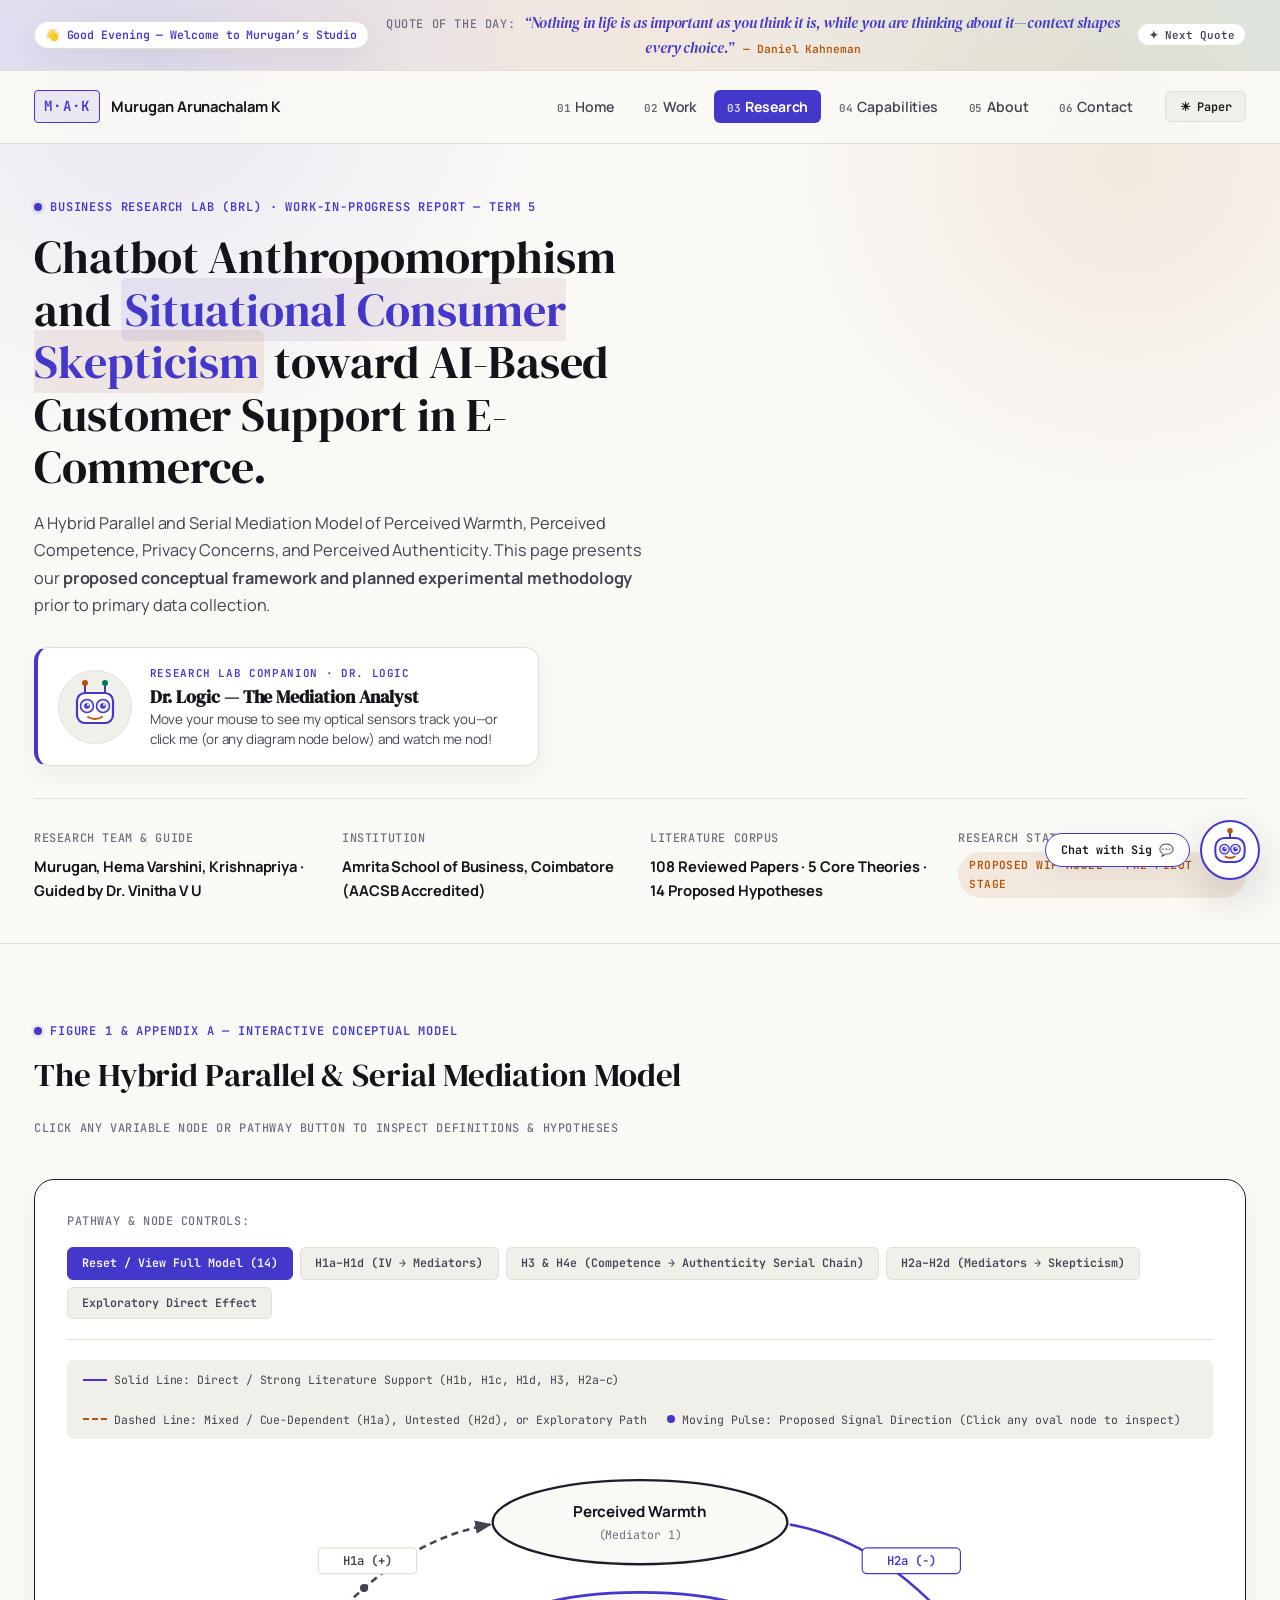
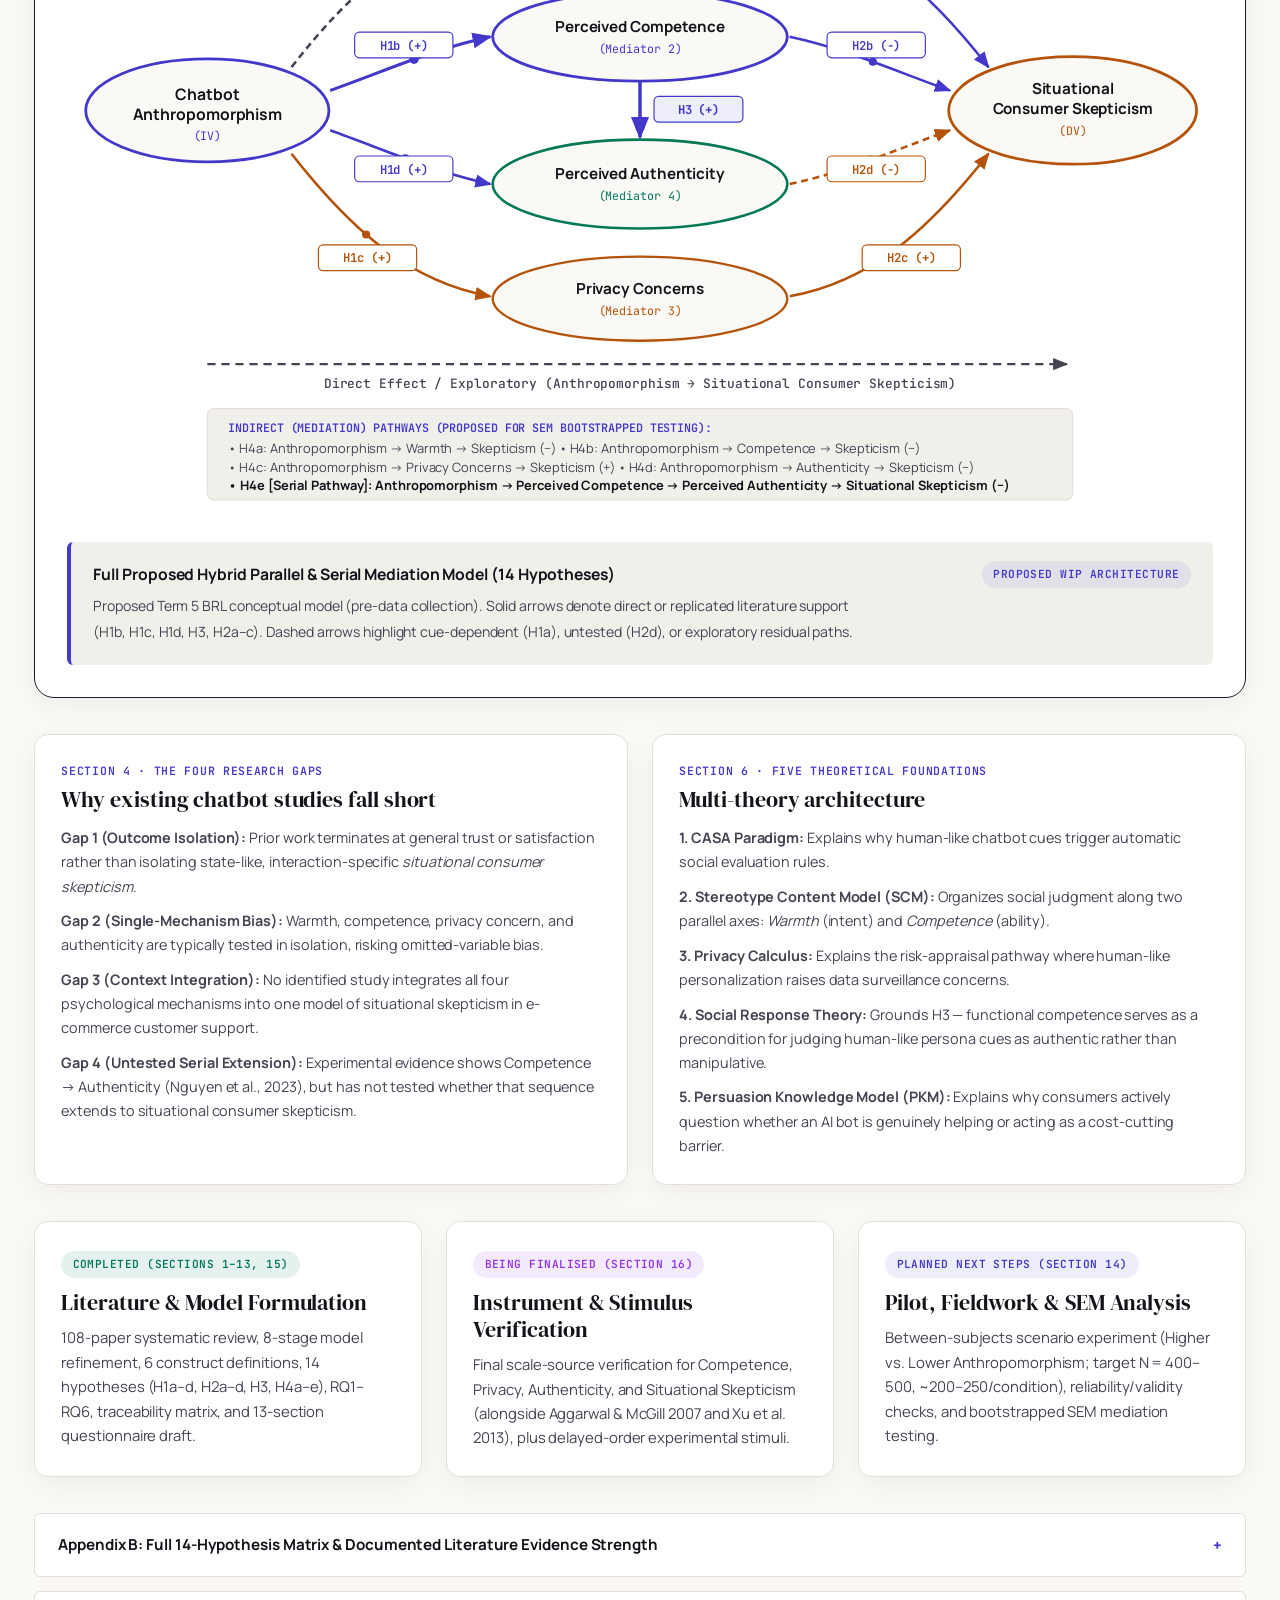
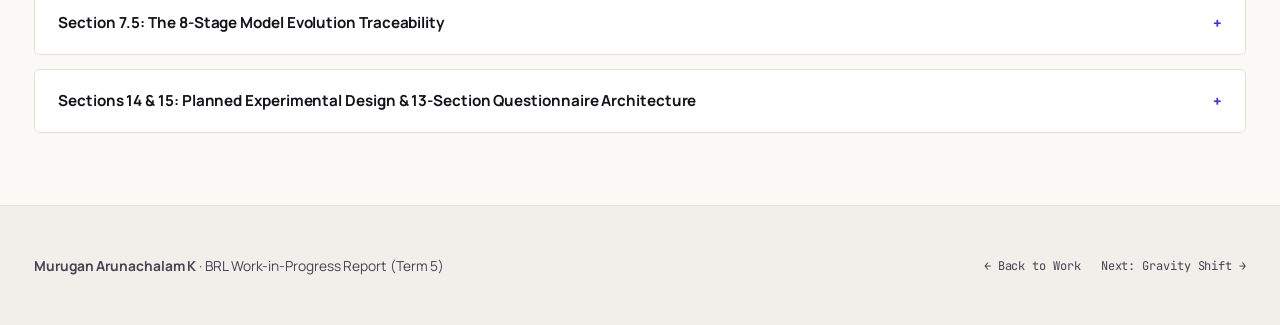
<file: research.html>
<!DOCTYPE html>
<html lang="en" data-theme="light">
<head>
  <meta charset="UTF-8" />
  <meta name="viewport" content="width=device-width, initial-scale=1.0" />
  <title>BRL WIP Research — Chatbot Anthropomorphism &amp; Situational Consumer Skepticism</title>
  <meta name="description" content="Interactive research case study of Murugan's Term 5 Business Research Lab (BRL) Work-in-Progress report on Chatbot Anthropomorphism and Situational Consumer Skepticism in E-Commerce." />
  <link rel="preconnect" href="https://fonts.googleapis.com" />
  <link rel="preconnect" href="https://fonts.gstatic.com" crossorigin />
  <link href="https://fonts.googleapis.com/css2?family=DM+Serif+Display:ital@0;1&family=JetBrains+Mono:wght@400;500;600&family=Manrope:wght@400;500;600;700;800&display=swap" rel="stylesheet" />
  <link rel="stylesheet" href="style.css" />
</head>
<body>
  <a class="skip-link" href="#main">Skip to main content</a>
  <div class="page-transition-curtain" aria-hidden="true"><span class="curtain-label">Opening the BRL conceptual research model…</span></div>

  <header class="site-header">
    <div class="container header-inner">
      <a href="index.html" class="brand-mark">
        <span class="brand-monogram">M·A·K</span>
        <span class="brand-name">Murugan Arunachalam K</span>
      </a>
      <button class="menu-toggle" id="menuToggle" aria-expanded="false" aria-controls="primaryNav">MENU +</button>
      <nav class="primary-nav" id="primaryNav" aria-label="Main Navigation">
        <ul class="nav-list">
          <li><a href="index.html" class="nav-link"><span class="nav-num">01</span>Home</a></li>
          <li><a href="work.html" class="nav-link"><span class="nav-num">02</span>Work</a></li>
          <li><a href="research.html" class="nav-link" aria-current="page"><span class="nav-num">03</span>Research</a></li>
          <li><a href="capabilities.html" class="nav-link"><span class="nav-num">04</span>Capabilities</a></li>
          <li><a href="about.html" class="nav-link"><span class="nav-num">05</span>About</a></li>
          <li><a href="contact.html" class="nav-link"><span class="nav-num">06</span>Contact</a></li>
        </ul>
        <button class="theme-toggle" id="themeToggle" type="button" aria-label="Switch color theme">
          <span class="icon-sun" aria-hidden="true">☀</span>
          <span class="icon-moon" aria-hidden="true">☾</span>
          <span id="themeLabel">Paper</span>
        </button>
      </nav>
    </div>
  </header>

  <main id="main">
    <!-- RESEARCH HERO -->
    <section class="case-hero">
      <div class="container">
        <span class="eyebrow">BUSINESS RESEARCH LAB (BRL) · WORK-IN-PROGRESS REPORT — TERM 5</span>
        <h1 class="page-title">
          Chatbot Anthropomorphism and <em>Situational Consumer Skepticism</em> toward AI-Based Customer Support in E-Commerce.
        </h1>
        <p class="lead-copy">
          A Hybrid Parallel and Serial Mediation Model of Perceived Warmth, Perceived Competence, Privacy Concerns, and Perceived Authenticity. This page presents our <strong>proposed conceptual framework and planned experimental methodology</strong> prior to primary data collection.
        </p>

        <div class="case-meta-strip">
          <div>
            <span class="mono-meta">RESEARCH TEAM &amp; GUIDE</span>
            <strong>Murugan, Hema Varshini, Krishnapriya · Guided by Dr. Vinitha V U</strong>
          </div>
          <div>
            <span class="mono-meta">INSTITUTION</span>
            <strong>Amrita School of Business, Coimbatore (AACSB Accredited)</strong>
          </div>
          <div>
            <span class="mono-meta">LITERATURE CORPUS</span>
            <strong>108 Reviewed Papers · 5 Core Theories · 14 Proposed Hypotheses</strong>
          </div>
          <div>
            <span class="mono-meta">RESEARCH STATUS</span>
            <span class="badge badge-coral">Proposed WIP Model · Pre-Pilot Stage</span>
          </div>
        </div>
      </div>
    </section>

    <!-- CORRECTED & INTERACTIVE HYBRID PARALLEL & SERIAL MEDIATION MODEL -->
    <section class="section-block">
      <div class="container">
        <div class="section-head">
          <div>
            <span class="eyebrow">FIGURE 1 &amp; APPENDIX A — INTERACTIVE CONCEPTUAL MODEL</span>
            <h2 class="section-title">The Hybrid Parallel &amp; Serial Mediation Model</h2>
          </div>
          <p class="mono-meta">CLICK ANY VARIABLE NODE OR PATHWAY BUTTON TO INSPECT DEFINITIONS &amp; HYPOTHESES</p>
        </div>

        <div class="model-stage">
          <div class="model-toolbar">
            <span class="mono-meta">PATHWAY &amp; NODE CONTROLS:</span>
            <div class="lens-buttons" role="toolbar" aria-label="Inspect model pathways">
              <button type="button" class="lens-btn is-active" data-model-lens="all">Reset / View Full Model (14)</button>
              <button type="button" class="lens-btn" data-model-lens="h1">H1a–H1d (IV → Mediators)</button>
              <button type="button" class="lens-btn" data-model-lens="serial">H3 &amp; H4e (Competence → Authenticity Serial Chain)</button>
              <button type="button" class="lens-btn" data-model-lens="h2">H2a–H2d (Mediators → Skepticism)</button>
              <button type="button" class="lens-btn" data-model-lens="exploratory">Exploratory Direct Effect</button>
            </div>
          </div>

          <!-- Compact Legend -->
          <div class="model-legend" aria-label="Diagram Legend">
            <span class="legend-item"><span class="legend-line-solid"></span> Solid Line: Direct / Strong Literature Support (H1b, H1c, H1d, H3, H2a–c)</span>
            <span class="legend-item"><span class="legend-line-dashed"></span> Dashed Line: Mixed / Cue-Dependent (H1a), Untested (H2d), or Exploratory Path</span>
            <span class="legend-item"><span class="legend-dot-signal"></span> Moving Pulse: Proposed Signal Direction (Click any oval node to inspect)</span>
          </div>

          <div class="brl-svg-wrap">
            <svg viewBox="0 0 980 560" class="brl-model-svg" role="img" aria-labelledby="brl-svg-title brl-svg-desc">
              <title id="brl-svg-title">Proposed Hybrid Parallel and Serial Mediation Model of Chatbot Anthropomorphism and Situational Consumer Skepticism</title>
              <desc id="brl-svg-desc">Scientific conceptual diagram showing Chatbot Anthropomorphism (IV) connected to four mediators—Perceived Warmth (Mediator 1), Perceived Competence (Mediator 2), Perceived Authenticity (Mediator 4), and Privacy Concerns (Mediator 3)—including the H3 serial path from Perceived Competence to Perceived Authenticity, all predicting Situational Consumer Skepticism (DV), plus the exploratory direct path and indirect mediation pathways H4a through H4e.</desc>

              <defs>
                <marker id="arrowCobalt" viewBox="0 0 10 10" refX="9" refY="5" markerWidth="6.5" markerHeight="6.5" orient="auto">
                  <path d="M 0 1 L 10 5 L 0 9 z" fill="var(--cobalt)" />
                </marker>
                <marker id="arrowCoral" viewBox="0 0 10 10" refX="9" refY="5" markerWidth="6.5" markerHeight="6.5" orient="auto">
                  <path d="M 0 1 L 10 5 L 0 9 z" fill="var(--coral)" />
                </marker>
                <marker id="arrowMuted" viewBox="0 0 10 10" refX="9" refY="5" markerWidth="6.5" markerHeight="6.5" orient="auto">
                  <path d="M 0 1 L 10 5 L 0 9 z" fill="var(--text-secondary)" />
                </marker>
              </defs>

              <!-- ============================================================
                   STAGE 1 PATHS: IV -> FOUR MEDIATORS (H1a - H1d)
                   ============================================================ -->
              <!-- H1a: IV -> Perceived Warmth (DASHED, Mixed) -->
              <g class="model-path" data-pathway="h1 iv m1">
                <path id="pathH1a" d="M 192 178 C 245 110, 295 68, 362 56" fill="none" stroke="var(--text-secondary)" stroke-width="2.2" stroke-dasharray="6 4" marker-end="url(#arrowMuted)" />
                <circle r="3.5" fill="var(--text-secondary)" class="brl-signal-particle">
                  <animateMotion dur="4.2s" repeatCount="indefinite"><mpath href="#pathH1a" /></animateMotion>
                </circle>
                <rect x="215" y="76" width="84" height="22" rx="4" fill="var(--bg-elevated)" stroke="var(--border-line)" />
                <text x="257" y="91" text-anchor="middle" font-family="var(--font-mono)" font-size="10.5" font-weight="600" fill="var(--text-secondary)">H1a (+)</text>
              </g>

              <!-- H1b: IV -> Perceived Competence (SOLID, Strong) -->
              <g class="model-path" data-pathway="h1 serial iv m2">
                <path id="pathH1b" d="M 225 198 C 275 180, 315 162, 362 152" fill="none" stroke="var(--cobalt)" stroke-width="2.6" marker-end="url(#arrowCobalt)" />
                <circle r="4" fill="var(--cobalt)" class="brl-signal-particle">
                  <animateMotion dur="3.4s" repeatCount="indefinite"><mpath href="#pathH1b" /></animateMotion>
                </circle>
                <rect x="246" y="148" width="84" height="22" rx="4" fill="var(--bg-elevated)" stroke="var(--cobalt)" />
                <text x="288" y="163" text-anchor="middle" font-family="var(--font-mono)" font-size="10.5" font-weight="600" fill="var(--cobalt)">H1b (+)</text>
              </g>

              <!-- H1d: IV -> Perceived Authenticity (SOLID, Moderate) -->
              <g class="model-path" data-pathway="h1 iv m4">
                <path id="pathH1d" d="M 225 232 C 275 250, 315 268, 362 278" fill="none" stroke="var(--cobalt)" stroke-width="2.2" marker-end="url(#arrowCobalt)" />
                <circle r="3.5" fill="var(--cobalt)" class="brl-signal-particle">
                  <animateMotion dur="3.8s" repeatCount="indefinite"><mpath href="#pathH1d" /></animateMotion>
                </circle>
                <rect x="246" y="254" width="84" height="22" rx="4" fill="var(--bg-elevated)" stroke="var(--cobalt)" />
                <text x="288" y="269" text-anchor="middle" font-family="var(--font-mono)" font-size="10.5" font-weight="600" fill="var(--cobalt)">H1d (+)</text>
              </g>

              <!-- H1c: IV -> Privacy Concerns (SOLID, Supported) -->
              <g class="model-path" data-pathway="h1 iv m3">
                <path id="pathH1c" d="M 192 252 C 245 320, 295 362, 362 374" fill="none" stroke="var(--coral)" stroke-width="2.2" marker-end="url(#arrowCoral)" />
                <circle r="3.5" fill="var(--coral)" class="brl-signal-particle">
                  <animateMotion dur="4.1s" repeatCount="indefinite"><mpath href="#pathH1c" /></animateMotion>
                </circle>
                <rect x="215" y="330" width="84" height="22" rx="4" fill="var(--bg-elevated)" stroke="var(--coral)" />
                <text x="257" y="345" text-anchor="middle" font-family="var(--font-mono)" font-size="10.5" font-weight="600" fill="var(--coral)">H1c (+)</text>
              </g>

              <!-- ============================================================
                   SERIAL MEDIATOR-TO-MEDIATOR PATH: H3 (Competence -> Authenticity)
                   ============================================================ -->
              <g class="model-path" data-pathway="serial m2 m4">
                <path id="pathH3" d="M 490 190 L 490 238" fill="none" stroke="var(--cobalt)" stroke-width="3" marker-end="url(#arrowCobalt)" />
                <circle r="4" fill="var(--cobalt)" class="brl-signal-particle">
                  <animateMotion dur="2.2s" repeatCount="indefinite"><mpath href="#pathH3" /></animateMotion>
                </circle>
                <rect x="502" y="203" width="76" height="22" rx="4" fill="var(--cobalt-soft)" stroke="var(--cobalt)" />
                <text x="540" y="218" text-anchor="middle" font-family="var(--font-mono)" font-size="10.5" font-weight="700" fill="var(--cobalt)">H3 (+)</text>
              </g>

              <!-- ============================================================
                   STAGE 2 PATHS: FOUR MEDIATORS -> DV (H2a - H2d)
                   ============================================================ -->
              <!-- H2a: Perceived Warmth -> Situational Skepticism (SOLID, Negative) -->
              <g class="model-path" data-pathway="h2 m1 dv">
                <path id="pathH2a" d="M 618 56 C 685 68, 735 110, 788 178" fill="none" stroke="var(--cobalt)" stroke-width="2.2" marker-end="url(#arrowCobalt)" />
                <circle r="3.5" fill="var(--cobalt)" class="brl-signal-particle">
                  <animateMotion dur="4.0s" repeatCount="indefinite"><mpath href="#pathH2a" /></animateMotion>
                </circle>
                <rect x="680" y="76" width="84" height="22" rx="4" fill="var(--bg-elevated)" stroke="var(--cobalt)" />
                <text x="722" y="91" text-anchor="middle" font-family="var(--font-mono)" font-size="10.5" font-weight="600" fill="var(--cobalt)">H2a (−)</text>
              </g>

              <!-- H2b: Perceived Competence -> Situational Skepticism (SOLID, Negative) -->
              <g class="model-path" data-pathway="h2 m2 dv">
                <path id="pathH2b" d="M 618 152 C 665 162, 705 180, 755 198" fill="none" stroke="var(--cobalt)" stroke-width="2.2" marker-end="url(#arrowCobalt)" />
                <circle r="3.5" fill="var(--cobalt)" class="brl-signal-particle">
                  <animateMotion dur="3.5s" repeatCount="indefinite"><mpath href="#pathH2b" /></animateMotion>
                </circle>
                <rect x="650" y="148" width="84" height="22" rx="4" fill="var(--bg-elevated)" stroke="var(--cobalt)" />
                <text x="692" y="163" text-anchor="middle" font-family="var(--font-mono)" font-size="10.5" font-weight="600" fill="var(--cobalt)">H2b (−)</text>
              </g>

              <!-- H2d: Perceived Authenticity -> Situational Skepticism (DASHED, Weakest / Key Test) -->
              <g class="model-path" data-pathway="h2 serial m4 dv">
                <path id="pathH2d" d="M 618 278 C 665 268, 705 250, 755 232" fill="none" stroke="var(--coral)" stroke-width="2.2" stroke-dasharray="6 4" marker-end="url(#arrowCoral)" />
                <circle r="3.8" fill="var(--coral)" class="brl-signal-particle">
                  <animateMotion dur="3.6s" repeatCount="indefinite"><mpath href="#pathH2d" /></animateMotion>
                </circle>
                <rect x="650" y="254" width="84" height="22" rx="4" fill="var(--bg-elevated)" stroke="var(--coral)" />
                <text x="692" y="269" text-anchor="middle" font-family="var(--font-mono)" font-size="10.5" font-weight="600" fill="var(--coral)">H2d (−)</text>
              </g>

              <!-- H2c: Privacy Concerns -> Situational Skepticism (SOLID, Positive) -->
              <g class="model-path" data-pathway="h2 m3 dv">
                <path id="pathH2c" d="M 618 374 C 685 362, 735 320, 788 252" fill="none" stroke="var(--coral)" stroke-width="2.2" marker-end="url(#arrowCoral)" />
                <circle r="3.5" fill="var(--coral)" class="brl-signal-particle">
                  <animateMotion dur="4.1s" repeatCount="indefinite"><mpath href="#pathH2c" /></animateMotion>
                </circle>
                <rect x="680" y="330" width="84" height="22" rx="4" fill="var(--bg-elevated)" stroke="var(--coral)" />
                <text x="722" y="345" text-anchor="middle" font-family="var(--font-mono)" font-size="10.5" font-weight="600" fill="var(--coral)">H2c (+)</text>
              </g>

              <!-- ============================================================
                   EXPLORATORY DIRECT PATH (BOTTOM DASHED LINE)
                   ============================================================ -->
              <g class="model-path" data-pathway="exploratory iv dv">
                <path d="M 120 432 L 855 432" fill="none" stroke="var(--text-secondary)" stroke-width="2" stroke-dasharray="7 5" marker-end="url(#arrowMuted)" />
                <text x="490" y="452" text-anchor="middle" font-family="var(--font-mono)" font-size="11" font-weight="500" fill="var(--text-secondary)">
                  Direct Effect / Exploratory (Anthropomorphism → Situational Consumer Skepticism)
                </text>
              </g>

              <!-- ============================================================
                   INDIRECT (MEDIATION) PATHWAYS SUMMARY BOX (MATCHING FIG. 1)
                   ============================================================ -->
              <g class="model-path" data-pathway="h1 h2 serial">
                <rect x="120" y="470" width="740" height="78" rx="6" fill="var(--bg-surface)" stroke="var(--border-line)" />
                <text x="138" y="490" font-family="var(--font-mono)" font-size="10" font-weight="600" fill="var(--cobalt)">
                  INDIRECT (MEDIATION) PATHWAYS (PROPOSED FOR SEM BOOTSTRAPPED TESTING):
                </text>
                <text x="138" y="508" font-family="var(--font-sans)" font-size="11" fill="var(--text-secondary)">
                  • H4a: Anthropomorphism → Warmth → Skepticism (−)     • H4b: Anthropomorphism → Competence → Skepticism (−)
                </text>
                <text x="138" y="524" font-family="var(--font-sans)" font-size="11" fill="var(--text-secondary)">
                  • H4c: Anthropomorphism → Privacy Concerns → Skepticism (+)     • H4d: Anthropomorphism → Authenticity → Skepticism (−)
                </text>
                <text x="138" y="540" font-family="var(--font-sans)" font-size="11" font-weight="700" fill="var(--text-primary)">
                  • H4e [Serial Pathway]: Anthropomorphism → Perceived Competence → Perceived Authenticity → Situational Skepticism (−)
                </text>
              </g>

              <!-- ============================================================
                   SIX INTERACTIVE CONSTRUCT NODES (CLICK OR KEYBOARD FOCUS)
                   ============================================================ -->
              <!-- NODE: IV -->
              <g class="model-node" tabindex="0" role="button" aria-label="Inspect Independent Variable: Chatbot Anthropomorphism" data-node-id="iv" data-pathway="h1 serial exploratory iv">
                <ellipse cx="120" cy="215" rx="104" ry="44" fill="var(--bg-page)" stroke="var(--cobalt)" stroke-width="2.4" />
                <text x="120" y="206" text-anchor="middle" font-family="var(--font-sans)" font-size="13.5" font-weight="700" fill="var(--text-primary)">Chatbot</text>
                <text x="120" y="223" text-anchor="middle" font-family="var(--font-sans)" font-size="13.5" font-weight="700" fill="var(--text-primary)">Anthropomorphism</text>
                <text x="120" y="240" text-anchor="middle" font-family="var(--font-mono)" font-size="10" fill="var(--cobalt)">(IV)</text>
              </g>

              <!-- NODE: M1 Perceived Warmth -->
              <g class="model-node" tabindex="0" role="button" aria-label="Inspect Mediator 1: Perceived Warmth" data-node-id="m1" data-pathway="h1 h2 m1">
                <ellipse cx="490" cy="54" rx="126" ry="36" fill="var(--bg-page)" stroke="var(--border-strong)" stroke-width="2" />
                <text x="490" y="50" text-anchor="middle" font-family="var(--font-sans)" font-size="13" font-weight="700" fill="var(--text-primary)">Perceived Warmth</text>
                <text x="490" y="68" text-anchor="middle" font-family="var(--font-mono)" font-size="10" fill="var(--text-muted)">(Mediator 1)</text>
              </g>

              <!-- NODE: M2 Perceived Competence -->
              <g class="model-node" tabindex="0" role="button" aria-label="Inspect Mediator 2: Perceived Competence" data-node-id="m2" data-pathway="h1 h2 serial m2">
                <ellipse cx="490" cy="152" rx="126" ry="38" fill="var(--bg-page)" stroke="var(--cobalt)" stroke-width="2.4" />
                <text x="490" y="148" text-anchor="middle" font-family="var(--font-sans)" font-size="13" font-weight="700" fill="var(--text-primary)">Perceived Competence</text>
                <text x="490" y="166" text-anchor="middle" font-family="var(--font-mono)" font-size="10" fill="var(--cobalt)">(Mediator 2)</text>
              </g>

              <!-- NODE: M4 Perceived Authenticity -->
              <g class="model-node" tabindex="0" role="button" aria-label="Inspect Mediator 4: Perceived Authenticity" data-node-id="m4" data-pathway="h1 h2 serial m4">
                <ellipse cx="490" cy="278" rx="126" ry="38" fill="var(--bg-page)" stroke="var(--olive)" stroke-width="2.2" />
                <text x="490" y="274" text-anchor="middle" font-family="var(--font-sans)" font-size="13" font-weight="700" fill="var(--text-primary)">Perceived Authenticity</text>
                <text x="490" y="292" text-anchor="middle" font-family="var(--font-mono)" font-size="10" fill="var(--olive)">(Mediator 4)</text>
              </g>

              <!-- NODE: M3 Privacy Concerns -->
              <g class="model-node" tabindex="0" role="button" aria-label="Inspect Mediator 3: Privacy Concerns" data-node-id="m3" data-pathway="h1 h2 m3">
                <ellipse cx="490" cy="376" rx="126" ry="36" fill="var(--bg-page)" stroke="var(--coral)" stroke-width="2" />
                <text x="490" y="372" text-anchor="middle" font-family="var(--font-sans)" font-size="13" font-weight="700" fill="var(--text-primary)">Privacy Concerns</text>
                <text x="490" y="390" text-anchor="middle" font-family="var(--font-mono)" font-size="10" fill="var(--coral)">(Mediator 3)</text>
              </g>

              <!-- NODE: DV Situational Consumer Skepticism -->
              <g class="model-node" tabindex="0" role="button" aria-label="Inspect Dependent Variable: Situational Consumer Skepticism" data-node-id="dv" data-pathway="h2 serial exploratory dv">
                <ellipse cx="860" cy="215" rx="106" ry="46" fill="var(--bg-page)" stroke="var(--coral)" stroke-width="2.4" />
                <text x="860" y="201" text-anchor="middle" font-family="var(--font-sans)" font-size="13" font-weight="700" fill="var(--text-primary)">Situational</text>
                <text x="860" y="218" text-anchor="middle" font-family="var(--font-sans)" font-size="13" font-weight="700" fill="var(--text-primary)">Consumer Skepticism</text>
                <text x="860" y="236" text-anchor="middle" font-family="var(--font-mono)" font-size="10" fill="var(--coral)">(DV)</text>
              </g>
            </svg>
          </div>

          <div class="inspector-bar" aria-live="polite">
            <div style="max-width:78ch;">
              <strong id="inspectorTitle" style="display:block; font-size:0.98rem; margin-bottom:0.25rem;">Full Proposed Hybrid Parallel &amp; Serial Mediation Model (14 Hypotheses)</strong>
              <span id="inspectorDesc" style="font-size:0.88rem; color:var(--text-secondary);">Proposed Term 5 BRL conceptual model (pre-data collection). Solid arrows denote direct or replicated literature support (H1b, H1c, H1d, H3, H2a–c). Dashed arrows highlight cue-dependent (H1a), untested (H2d), or exploratory residual paths.</span>
            </div>
            <span class="badge badge-cobalt" id="inspectorBadge">PROPOSED WIP ARCHITECTURE</span>
          </div>
        </div>

        <!-- FOUR RESEARCH GAPS & 5 THEORETICAL PILLARS -->
        <div class="story-grid">
          <article class="story-card span-6 reveal">
            <span class="story-step-num">SECTION 4 · THE FOUR RESEARCH GAPS</span>
            <h3>Why existing chatbot studies fall short</h3>
            <ul style="list-style:none; display:flex; flex-direction:column; gap:0.65rem; margin-top:0.75rem; font-size:0.9rem; color:var(--text-secondary);">
              <li><strong>Gap 1 (Outcome Isolation):</strong> Prior work terminates at general trust or satisfaction rather than isolating state-like, interaction-specific <em>situational consumer skepticism</em>.</li>
              <li><strong>Gap 2 (Single-Mechanism Bias):</strong> Warmth, competence, privacy concern, and authenticity are typically tested in isolation, risking omitted-variable bias.</li>
              <li><strong>Gap 3 (Context Integration):</strong> No identified study integrates all four psychological mechanisms into one model of situational skepticism in e-commerce customer support.</li>
              <li><strong>Gap 4 (Untested Serial Extension):</strong> Experimental evidence shows Competence → Authenticity (Nguyen et al., 2023), but has not tested whether that sequence extends to situational consumer skepticism.</li>
            </ul>
          </article>

          <article class="story-card span-6 reveal reveal-delay-1">
            <span class="story-step-num">SECTION 6 · FIVE THEORETICAL FOUNDATIONS</span>
            <h3>Multi-theory architecture</h3>
            <ul style="list-style:none; display:flex; flex-direction:column; gap:0.65rem; margin-top:0.75rem; font-size:0.9rem; color:var(--text-secondary);">
              <li><strong>1. CASA Paradigm:</strong> Explains why human-like chatbot cues trigger automatic social evaluation rules.</li>
              <li><strong>2. Stereotype Content Model (SCM):</strong> Organizes social judgment along two parallel axes: <em>Warmth</em> (intent) and <em>Competence</em> (ability).</li>
              <li><strong>3. Privacy Calculus:</strong> Explains the risk-appraisal pathway where human-like personalization raises data surveillance concerns.</li>
              <li><strong>4. Social Response Theory:</strong> Grounds H3 — functional competence serves as a precondition for judging human-like persona cues as authentic rather than manipulative.</li>
              <li><strong>5. Persuasion Knowledge Model (PKM):</strong> Explains why consumers actively question whether an AI bot is genuinely helping or acting as a cost-cutting barrier.</li>
            </ul>
          </article>
        </div>

        <!-- PROGRESS STATUS TRACKER (COMPLETED VS IN PROGRESS VS NEXT STEPS) -->
        <div class="story-grid">
          <div class="story-card reveal">
            <span class="badge badge-olive" style="margin-bottom:0.75rem;">COMPLETED (SECTIONS 1–13, 15)</span>
            <h3>Literature &amp; Model Formulation</h3>
            <p>108-paper systematic review, 8-stage model refinement, 6 construct definitions, 14 hypotheses (H1a–d, H2a–d, H3, H4a–e), RQ1–RQ6, traceability matrix, and 13-section questionnaire draft.</p>
          </div>
          <div class="story-card reveal reveal-delay-1">
            <span class="badge badge-amber" style="margin-bottom:0.75rem;">BEING FINALISED (SECTION 16)</span>
            <h3>Instrument &amp; Stimulus Verification</h3>
            <p>Final scale-source verification for Competence, Privacy, Authenticity, and Situational Skepticism (alongside Aggarwal &amp; McGill 2007 and Xu et al. 2013), plus delayed-order experimental stimuli.</p>
          </div>
          <div class="story-card reveal reveal-delay-2">
            <span class="badge badge-cobalt" style="margin-bottom:0.75rem;">PLANNED NEXT STEPS (SECTION 14)</span>
            <h3>Pilot, Fieldwork &amp; SEM Analysis</h3>
            <p>Between-subjects scenario experiment (Higher vs. Lower Anthropomorphism; target N = 400–500, ~200–250/condition), reliability/validity checks, and bootstrapped SEM mediation testing.</p>
          </div>
        </div>

        <!-- EXPANDABLE DEEP-DIVE DRAWERS FOR HYPOTHESIS MATRIX, 8-STAGE EVOLUTION & QUESTIONNAIRE -->
        <div class="drawer-group">
          <details class="evidence-drawer">
            <summary>
              <span>Appendix B: Full 14-Hypothesis Matrix &amp; Documented Literature Evidence Strength</span>
              <span class="drawer-icon">+</span>
            </summary>
            <div class="drawer-body data-table-wrap">
              <table class="data-table">
                <thead>
                  <tr>
                    <th>Hypothesis</th>
                    <th>Proposed Relationship</th>
                    <th>Direction</th>
                    <th>Documented Evidence Strength (BRL Report Sec. 9 &amp; Appendix B)</th>
                  </tr>
                </thead>
                <tbody>
                  <tr><td><strong>H1a</strong></td><td>Anthropomorphism → Perceived Warmth</td><td>Positive (+)</td><td><strong>Mixed / Cue-Dependent</strong> (Conversational cues + in Tsai &amp; Chuan 2024; visual avatars −; null main effect in Pizzi et al. 2023)</td></tr>
                  <tr><td><strong>H1b</strong></td><td>Anthropomorphism → Perceived Competence</td><td>Positive (+)</td><td><strong>Strong</strong> (Replicated across Blut et al. 2021 108-study meta-analysis &amp; experimental literature)</td></tr>
                  <tr><td><strong>H1c</strong></td><td>Anthropomorphism → Privacy Concerns</td><td>Positive (+)</td><td><strong>Supported, Context-Dependent</strong> (Double-edged sword / personalization-privacy paradox)</td></tr>
                  <tr><td><strong>H1d</strong></td><td>Anthropomorphism → Perceived Authenticity</td><td>Positive (+)</td><td><strong>Moderate</strong> (Direct persona/language effect alongside competence route)</td></tr>
                  <tr><td><strong>H2a</strong></td><td>Perceived Warmth → Situational Skepticism</td><td>Negative (−)</td><td><strong>Theoretically &amp; Empirically Supported</strong> (PKM; Forehand &amp; Grier 2003 benevolent intent)</td></tr>
                  <tr><td><strong>H2b</strong></td><td>Perceived Competence → Situational Skepticism</td><td>Negative (−)</td><td><strong>Supported, Conditional</strong> (Counteracts inferred cost-cutting firm motives; Castelo et al. 2023)</td></tr>
                  <tr><td><strong>H2c</strong></td><td>Privacy Concerns → Situational Skepticism</td><td>Positive (+)</td><td><strong>Supported, Context-Dependent</strong> (Data vulnerability feeds defensive doubt)</td></tr>
                  <tr><td><strong>H2d</strong></td><td>Perceived Authenticity → Situational Skepticism</td><td>Negative (−)</td><td><strong>Weakest Link; Requires Direct Testing</strong> (Conceptual link in literature; untested on this exact DV)</td></tr>
                  <tr><td><strong>H3</strong></td><td>Perceived Competence → Perceived Authenticity</td><td>Positive (+)</td><td><strong>Strong</strong> (Replicated across 2 experiments in Nguyen et al. 2023; only mediator-to-mediator path)</td></tr>
                  <tr><td><strong>H4a–H4d</strong></td><td>Parallel Mediations (Warmth, Competence, Privacy, Authenticity)</td><td>− / − / + / −</td><td><strong>Bounded by Component Paths</strong> (To be estimated simultaneously via SEM bootstrapping)</td></tr>
                  <tr><td><strong>H4e</strong></td><td>Serial Mediation: Anthropomorphism → Competence → Authenticity → Skepticism</td><td>Negative (−)</td><td><strong>Promising, Exploratory</strong> (Strong H1b &amp; H3; depends on empirical confirmation of H2d)</td></tr>
                  <tr><td><strong>Exploratory</strong></td><td>Residual Direct Effect: Anthropomorphism → Situational Skepticism</td><td>Non-directional</td><td><strong>To Be Tested</strong> (Tests full vs. partial mediation)</td></tr>
                </tbody>
              </table>
            </div>
          </details>

          <details class="evidence-drawer">
            <summary>
              <span>Section 7.5: The 8-Stage Model Evolution Traceability</span>
              <span class="drawer-icon">+</span>
            </summary>
            <div class="drawer-body">
              <ol style="padding-left:1.2rem; display:flex; flex-direction:column; gap:0.5rem;">
                <li><strong>Stage 1 (Broad Topic):</strong> Role of Anthropomorphic Chatbots in Reducing Consumer Skepticism toward AI-Based Customer Support.</li>
                <li><strong>Stage 2 (Competence Added):</strong> Identified Perceived Competence as the most consistently evidenced functional transmitter (Blut et al., 2021).</li>
                <li><strong>Stage 3 (Warmth Added in Parallel):</strong> Incorporated Perceived Warmth via the Stereotype Content Model so social evaluation was not one-dimensional.</li>
                <li><strong>Stage 4 (DV Sharpened):</strong> Refined general skepticism to <em>Situational Consumer Skepticism</em> to isolate state-like interaction doubt.</li>
                <li><strong>Stage 5 (Bounded to E-Commerce):</strong> Scoped to e-commerce support (refunds, delayed orders) where profit-motive suspicion is salient.</li>
                <li><strong>Stage 6 (Privacy &amp; Authenticity Added):</strong> Added Privacy Concerns (risk pathway) and Perceived Authenticity (sincerity pathway).</li>
                <li><strong>Stage 7 (Competence → Authenticity Sequence Identified):</strong> Incorporated replicated experimental evidence (Nguyen et al., 2023) that competence predicts authenticity.</li>
                <li><strong>Stage 8 (Current Hybrid Model):</strong> Retained strictly parallel paths for Warmth, Competence, and Privacy while adding the single Competence → Authenticity serial link.</li>
              </ol>
            </div>
          </details>

          <details class="evidence-drawer">
            <summary>
              <span>Sections 14 &amp; 15: Planned Experimental Design &amp; 13-Section Questionnaire Architecture</span>
              <span class="drawer-icon">+</span>
            </summary>
            <div class="drawer-body">
              <p style="margin-bottom:0.75rem;">
                <strong>Between-Subjects Scenario Experiment:</strong> Respondents (planned target N = 400–500, ~200–250 per condition) will be randomly assigned to a <em>Higher-Anthropomorphism</em> condition (human name, avatar, conversational first-person language) or <em>Lower-Anthropomorphism</em> condition (neutral icon, formal wording) while resolving an identical e-commerce delayed-order issue.
              </p>
              <p>
                <strong>Questionnaire Flow (Sections A–M, 38 Working Items on 7-Point Likert Scales):</strong> Section A (Consent) → Section B (Demographics) → Section C (E-Commerce &amp; Chatbot Usage) → Section D (Experimental Scenario Exposure) → Section E (Attention Check, Item 10) → Section F (Manipulation Check: Human-Likeness, Items 11–13, adapted from Aggarwal &amp; McGill 2007) → Section G (Perceived Warmth, Items 14–17, adapted from Xu et al. 2013) → Section H (Perceived Competence, Items 18–21) → Section I (Privacy Concerns, Items 22–25) → Section J (Perceived Authenticity, Items 26–29) → Section K (Situational Consumer Skepticism, Items 30–34) → Section L (Prior AI Experience &amp; Controls, Items 35–37) → Section M (Overall Evaluation, Item 38).
              </p>
            </div>
          </details>
        </div>
      </div>
    </section>
  </main>

  <footer class="site-footer">
    <div class="container footer-grid">
      <div><strong>Murugan Arunachalam K</strong> · BRL Work-in-Progress Report (Term 5)</div>
      <nav class="footer-nav" aria-label="Footer Navigation">
        <a href="work.html">← Back to Work</a>
        <a href="project-gravity-shift.html">Next: Gravity Shift →</a>
      </nav>
    </div>
  </footer>
  <script src="script.js" defer></script>
</body>
</html>
</file>
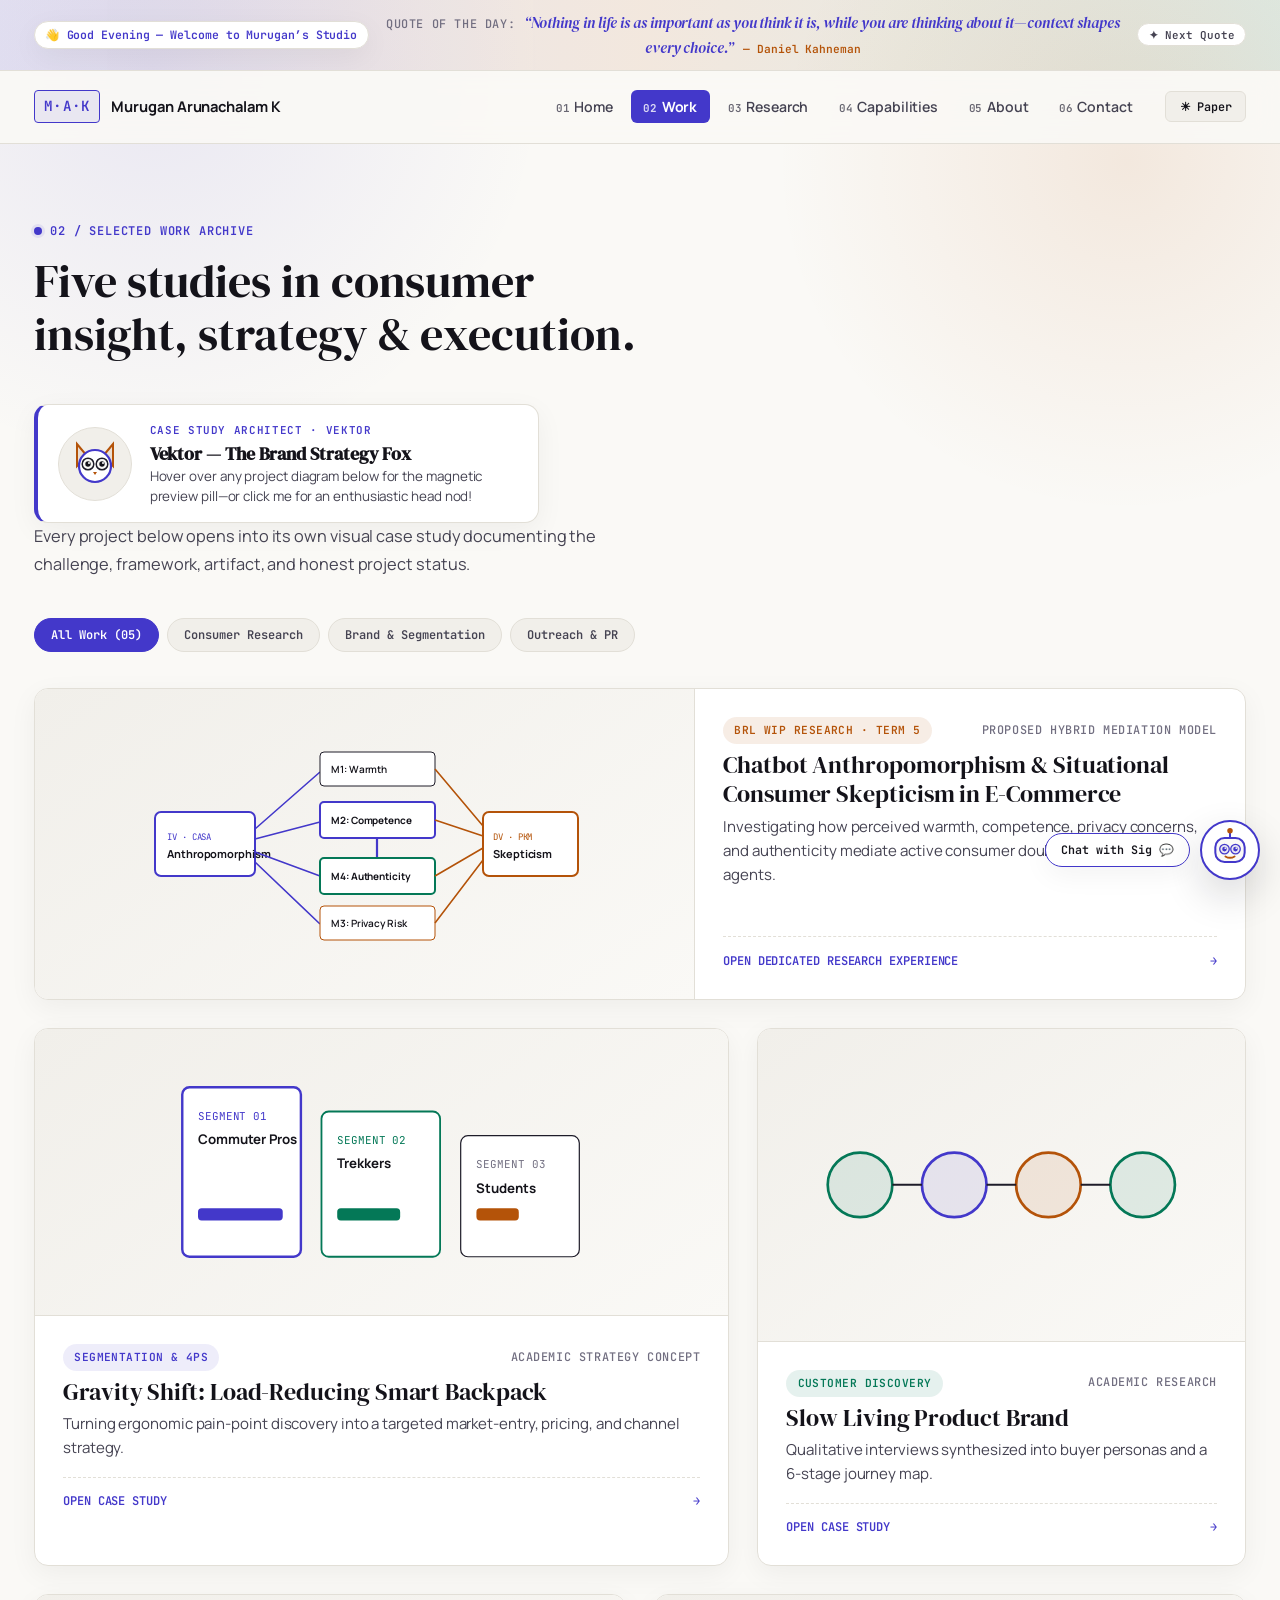
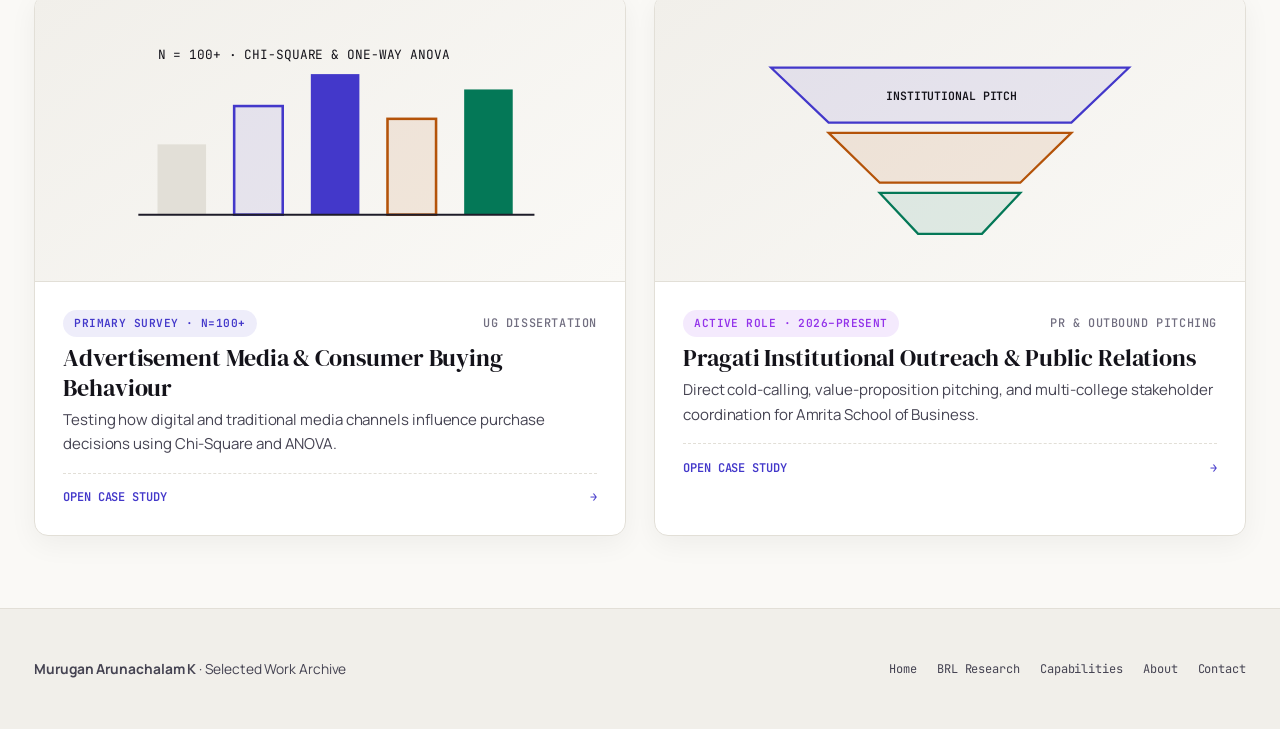
<file: work.html>
<!DOCTYPE html>
<html lang="en" data-theme="light">
<head>
  <meta charset="UTF-8" />
  <meta name="viewport" content="width=device-width, initial-scale=1.0" />
  <title>Selected Work — Murugan Arunachalam K</title>
  <meta name="description" content="Visual gallery of marketing research, brand segmentation, consumer discovery, and outreach projects by Murugan Arunachalam K." />
  <link rel="preconnect" href="https://fonts.googleapis.com" />
  <link rel="preconnect" href="https://fonts.gstatic.com" crossorigin />
  <link href="https://fonts.googleapis.com/css2?family=DM+Serif+Display:ital@0;1&family=JetBrains+Mono:wght@400;500;600&family=Manrope:wght@400;500;600;700;800&display=swap" rel="stylesheet" />
  <link rel="stylesheet" href="style.css" />
</head>
<body>
  <a class="skip-link" href="#main">Skip to main content</a>
  <div class="page-transition-curtain" aria-hidden="true"><span class="curtain-label">Exploring selected work…</span></div>
  <div class="cursor-pill" id="cursorPill" aria-hidden="true">OPEN CASE STUDY →</div>

  <header class="site-header">
    <div class="container header-inner">
      <a href="index.html" class="brand-mark">
        <span class="brand-monogram">M·A·K</span>
        <span class="brand-name">Murugan Arunachalam K</span>
      </a>
      <button class="menu-toggle" id="menuToggle" aria-expanded="false" aria-controls="primaryNav">MENU +</button>
      <nav class="primary-nav" id="primaryNav" aria-label="Main Navigation">
        <ul class="nav-list">
          <li><a href="index.html" class="nav-link"><span class="nav-num">01</span>Home</a></li>
          <li><a href="work.html" class="nav-link" aria-current="page"><span class="nav-num">02</span>Work</a></li>
          <li><a href="research.html" class="nav-link"><span class="nav-num">03</span>Research</a></li>
          <li><a href="capabilities.html" class="nav-link"><span class="nav-num">04</span>Capabilities</a></li>
          <li><a href="about.html" class="nav-link"><span class="nav-num">05</span>About</a></li>
          <li><a href="contact.html" class="nav-link"><span class="nav-num">06</span>Contact</a></li>
        </ul>
        <button class="theme-toggle" id="themeToggle" type="button" aria-label="Switch color theme">
          <span class="icon-sun" aria-hidden="true">☀</span>
          <span class="icon-moon" aria-hidden="true">☾</span>
          <span id="themeLabel">Paper</span>
        </button>
      </nav>
    </div>
  </header>

  <main id="main" class="section-block">
    <div class="container">
      <header style="margin-bottom:2.5rem;">
        <span class="eyebrow">02 / SELECTED WORK ARCHIVE</span>
        <h1 class="page-title">Five studies in consumer insight, strategy &amp; execution.</h1>
        <p class="lead-copy">
          Every project below opens into its own visual case study documenting the challenge, framework, artifact, and honest project status.
        </p>
      </header>

      <div class="filter-pills" role="toolbar" aria-label="Filter projects">
        <button type="button" class="filter-pill is-active" data-filter="all" aria-pressed="true">All Work (05)</button>
        <button type="button" class="filter-pill" data-filter="research" aria-pressed="false">Consumer Research</button>
        <button type="button" class="filter-pill" data-filter="strategy" aria-pressed="false">Brand &amp; Segmentation</button>
        <button type="button" class="filter-pill" data-filter="outreach" aria-pressed="false">Outreach &amp; PR</button>
      </div>

      <div class="gallery-grid">
        <!-- 01: BRL WIP Research -->
        <article class="project-tile tile-featured reveal" data-category="research" data-cursor-text="INTERACTIVE MODEL →">
          <a href="research.html" class="tile-visual">
            <svg viewBox="0 0 460 220" role="img" aria-label="Hybrid Parallel and Serial Mediation Diagram Cover">
              <rect x="20" y="78" width="100" height="64" rx="6" fill="var(--bg-elevated)" stroke="var(--cobalt)" stroke-width="2"/>
              <text x="32" y="106" font-family="var(--font-mono)" font-size="9" fill="var(--cobalt)">IV · CASA</text>
              <text x="32" y="124" font-family="var(--font-sans)" font-size="11" font-weight="700" fill="var(--text-primary)">Anthropomorphism</text>
              <path d="M120 95 L185 38 M120 105 L185 88 M120 118 L185 142 M120 128 L185 190" stroke="var(--cobalt)" stroke-width="1.6"/>
              <rect x="185" y="18" width="115" height="34" rx="4" fill="var(--bg-elevated)" stroke="var(--border-strong)"/>
              <text x="196" y="39" font-family="var(--font-sans)" font-size="10" font-weight="600" fill="var(--text-primary)">M1: Warmth</text>
              <rect x="185" y="68" width="115" height="36" rx="4" fill="var(--bg-elevated)" stroke="var(--cobalt)" stroke-width="2"/>
              <text x="196" y="90" font-family="var(--font-sans)" font-size="10" font-weight="700" fill="var(--text-primary)">M2: Competence</text>
              <line x1="242" y1="104" x2="242" y2="124" stroke="var(--cobalt)" stroke-width="2.2"/>
              <rect x="185" y="124" width="115" height="36" rx="4" fill="var(--bg-elevated)" stroke="var(--olive)" stroke-width="2"/>
              <text x="196" y="146" font-family="var(--font-sans)" font-size="10" font-weight="700" fill="var(--text-primary)">M4: Authenticity</text>
              <rect x="185" y="172" width="115" height="34" rx="4" fill="var(--bg-elevated)" stroke="var(--coral)"/>
              <text x="196" y="193" font-family="var(--font-sans)" font-size="10" font-weight="600" fill="var(--text-primary)">M3: Privacy Risk</text>
              <path d="M300 35 L348 92 M300 86 L348 102 M300 142 L348 114 M300 189 L348 126" stroke="var(--coral)" stroke-width="1.6"/>
              <rect x="348" y="78" width="95" height="64" rx="6" fill="var(--bg-elevated)" stroke="var(--coral)" stroke-width="2"/>
              <text x="358" y="106" font-family="var(--font-mono)" font-size="9" fill="var(--coral)">DV · PKM</text>
              <text x="358" y="124" font-family="var(--font-sans)" font-size="11" font-weight="700" fill="var(--text-primary)">Skepticism</text>
            </svg>
          </a>
          <div class="tile-body">
            <div>
              <div class="tile-meta">
                <span class="badge badge-coral">BRL WIP RESEARCH · TERM 5</span>
                <span class="mono-meta">PROPOSED HYBRID MEDIATION MODEL</span>
              </div>
              <h2 class="tile-title"><a href="research.html">Chatbot Anthropomorphism &amp; Situational Consumer Skepticism in E-Commerce</a></h2>
              <p class="tile-desc">
                Investigating how perceived warmth, competence, privacy concerns, and authenticity mediate active consumer doubt toward AI support agents.
              </p>
            </div>
            <a href="research.html" class="tile-footer"><span>OPEN DEDICATED RESEARCH EXPERIENCE</span><span>→</span></a>
          </div>
        </article>

        <!-- 02: Gravity Shift (Wide Tile) -->
        <article class="project-tile tile-wide reveal" data-category="strategy" data-cursor-text="EXPLORE STP STRATEGY →">
          <a href="project-gravity-shift.html" class="tile-visual">
            <svg viewBox="0 0 380 190" role="img" aria-label="Gravity Shift Segmentation Matrix Cover">
              <rect x="25" y="25" width="98" height="140" rx="6" fill="var(--bg-elevated)" stroke="var(--cobalt)" stroke-width="2"/>
              <text x="38" y="52" font-family="var(--font-mono)" font-size="9" fill="var(--cobalt)">SEGMENT 01</text>
              <text x="38" y="72" font-family="var(--font-sans)" font-size="11" font-weight="700" fill="var(--text-primary)">Commuter Pros</text>
              <rect x="38" y="125" width="70" height="10" rx="3" fill="var(--cobalt)"/>

              <rect x="140" y="45" width="98" height="120" rx="6" fill="var(--bg-elevated)" stroke="var(--olive)" stroke-width="1.5"/>
              <text x="153" y="72" font-family="var(--font-mono)" font-size="9" fill="var(--olive)">SEGMENT 02</text>
              <text x="153" y="92" font-family="var(--font-sans)" font-size="11" font-weight="700" fill="var(--text-primary)">Trekkers</text>
              <rect x="153" y="125" width="52" height="10" rx="3" fill="var(--olive)"/>

              <rect x="255" y="65" width="98" height="100" rx="6" fill="var(--bg-elevated)" stroke="var(--border-strong)"/>
              <text x="268" y="92" font-family="var(--font-mono)" font-size="9" fill="var(--text-muted)">SEGMENT 03</text>
              <text x="268" y="112" font-family="var(--font-sans)" font-size="11" font-weight="700" fill="var(--text-primary)">Students</text>
              <rect x="268" y="125" width="35" height="10" rx="3" fill="var(--coral)"/>
            </svg>
          </a>
          <div class="tile-body">
            <div>
              <div class="tile-meta">
                <span class="badge badge-cobalt">SEGMENTATION &amp; 4Ps</span>
                <span class="mono-meta">ACADEMIC STRATEGY CONCEPT</span>
              </div>
              <h2 class="tile-title"><a href="project-gravity-shift.html">Gravity Shift: Load-Reducing Smart Backpack</a></h2>
              <p class="tile-desc">Turning ergonomic pain-point discovery into a targeted market-entry, pricing, and channel strategy.</p>
            </div>
            <a href="project-gravity-shift.html" class="tile-footer"><span>OPEN CASE STUDY</span><span>→</span></a>
          </div>
        </article>

        <!-- 03: Slow Living (Narrow Tile) -->
        <article class="project-tile tile-narrow reveal reveal-delay-1" data-category="research strategy" data-cursor-text="EXPLORE JOURNEY →">
          <a href="project-slow-living.html" class="tile-visual">
            <svg viewBox="0 0 320 190" role="img" aria-label="Slow Living 6-Stage Journey Cover">
              <circle cx="55" cy="95" r="24" fill="var(--olive-soft)" stroke="var(--olive)" stroke-width="2"/>
              <circle cx="125" cy="95" r="24" fill="var(--cobalt-soft)" stroke="var(--cobalt)" stroke-width="2"/>
              <circle cx="195" cy="95" r="24" fill="var(--coral-soft)" stroke="var(--coral)" stroke-width="2"/>
              <circle cx="265" cy="95" r="24" fill="var(--olive-soft)" stroke="var(--olive)" stroke-width="2"/>
              <line x1="79" y1="95" x2="101" y2="95" stroke="var(--border-strong)" stroke-width="1.5"/>
              <line x1="149" y1="95" x2="171" y2="95" stroke="var(--border-strong)" stroke-width="1.5"/>
              <line x1="219" y1="95" x2="241" y2="95" stroke="var(--border-strong)" stroke-width="1.5"/>
            </svg>
          </a>
          <div class="tile-body">
            <div>
              <div class="tile-meta">
                <span class="badge badge-olive">CUSTOMER DISCOVERY</span>
                <span class="mono-meta">ACADEMIC RESEARCH</span>
              </div>
              <h2 class="tile-title"><a href="project-slow-living.html">Slow Living Product Brand</a></h2>
              <p class="tile-desc">Qualitative interviews synthesized into buyer personas and a 6-stage journey map.</p>
            </div>
            <a href="project-slow-living.html" class="tile-footer"><span>OPEN CASE STUDY</span><span>→</span></a>
          </div>
        </article>

        <!-- 04: Advertising Media Dissertation -->
        <article class="project-tile reveal" data-category="research" data-cursor-text="VIEW STATISTICAL STUDY →">
          <a href="project-ad-media.html" class="tile-visual">
            <svg viewBox="0 0 360 180" role="img" aria-label="Chi-Square and ANOVA Statistical Chart Cover">
              <rect x="45" y="95" width="38" height="55" fill="var(--border-line)"/>
              <rect x="105" y="65" width="38" height="85" fill="var(--cobalt-soft)" stroke="var(--cobalt)" stroke-width="2"/>
              <rect x="165" y="40" width="38" height="110" fill="var(--cobalt)"/>
              <rect x="225" y="75" width="38" height="75" fill="var(--coral-soft)" stroke="var(--coral)" stroke-width="2"/>
              <rect x="285" y="52" width="38" height="98" fill="var(--olive)"/>
              <line x1="30" y1="150" x2="340" y2="150" stroke="var(--border-strong)" stroke-width="1.5"/>
              <text x="45" y="28" font-family="var(--font-mono)" font-size="10" fill="var(--text-primary)">N = 100+ · CHI-SQUARE &amp; ONE-WAY ANOVA</text>
            </svg>
          </a>
          <div class="tile-body">
            <div>
              <div class="tile-meta">
                <span class="badge badge-cobalt">PRIMARY SURVEY · N=100+</span>
                <span class="mono-meta">UG DISSERTATION</span>
              </div>
              <h2 class="tile-title"><a href="project-ad-media.html">Advertisement Media &amp; Consumer Buying Behaviour</a></h2>
              <p class="tile-desc">Testing how digital and traditional media channels influence purchase decisions using Chi-Square and ANOVA.</p>
            </div>
            <a href="project-ad-media.html" class="tile-footer"><span>OPEN CASE STUDY</span><span>→</span></a>
          </div>
        </article>

        <!-- 05: Pragati PR Outreach -->
        <article class="project-tile reveal reveal-delay-1" data-category="outreach" data-cursor-text="VIEW OUTREACH FUNNEL →">
          <a href="project-pragati.html" class="tile-visual">
            <svg viewBox="0 0 360 180" role="img" aria-label="Outbound PR and Cold-Call Funnel Cover">
              <polygon points="40,35 320,35 275,78 85,78" fill="var(--cobalt-soft)" stroke="var(--cobalt)" stroke-width="1.8"/>
              <polygon points="85,86 275,86 235,125 125,125" fill="var(--coral-soft)" stroke="var(--coral)" stroke-width="1.8"/>
              <polygon points="125,133 235,133 205,165 155,165" fill="var(--olive-soft)" stroke="var(--olive)" stroke-width="1.8"/>
              <text x="130" y="60" font-family="var(--font-mono)" font-size="9" font-weight="600" fill="var(--text-primary)">INSTITUTIONAL PITCH</text>
            </svg>
          </a>
          <div class="tile-body">
            <div>
              <div class="tile-meta">
                <span class="badge badge-amber">ACTIVE ROLE · 2026–PRESENT</span>
                <span class="mono-meta">PR &amp; OUTBOUND PITCHING</span>
              </div>
              <h2 class="tile-title"><a href="project-pragati.html">Pragati Institutional Outreach &amp; Public Relations</a></h2>
              <p class="tile-desc">Direct cold-calling, value-proposition pitching, and multi-college stakeholder coordination for Amrita School of Business.</p>
            </div>
            <a href="project-pragati.html" class="tile-footer"><span>OPEN CASE STUDY</span><span>→</span></a>
          </div>
        </article>
      </div>
    </div>
  </main>

  <footer class="site-footer">
    <div class="container footer-grid">
      <div><strong>Murugan Arunachalam K</strong> · Selected Work Archive</div>
      <nav class="footer-nav" aria-label="Footer Navigation">
        <a href="index.html">Home</a>
        <a href="research.html">BRL Research</a>
        <a href="capabilities.html">Capabilities</a>
        <a href="about.html">About</a>
        <a href="contact.html">Contact</a>
      </nav>
    </div>
  </footer>
  <script src="script.js" defer></script>
</body>
</html>
</file>
<file: style.css>
/* ==========================================================================
   MURUGAN ARUNACHALAM K — V5 LUXURY EDITORIAL STUDIO DESIGN SYSTEM
   Pearl Ivory (#FAF9F6), Velvet Obsidian Ink (#14131A),
   Royal Amethyst-Indigo (#4338CA), Burnished Gold (#B45309) & Emerald (#047857)
   ========================================================================== */

@view-transition {
  navigation: auto;
}

::view-transition-old(root) {
  animation: vtOut 240ms cubic-bezier(0.4, 0, 0.2, 1) both;
}

::view-transition-new(root) {
  animation: vtIn 380ms cubic-bezier(0.22, 1, 0.36, 1) both;
}

@keyframes vtOut {
  from { opacity: 1; transform: translateY(0); }
  to   { opacity: 0; transform: translateY(-10px); }
}

@keyframes vtIn {
  from { opacity: 0; transform: translateY(12px); }
  to   { opacity: 1; transform: translateY(0); }
}

:root,
[data-theme="light"] {
  /* Premium Pearl Ivory & Cashmere Light Palette (Default) */
  --bg-page: #FAF9F6;
  --bg-surface: #F1EFEA;
  --bg-elevated: #FFFFFF;
  --bg-glass: rgba(250, 249, 246, 0.90);

  /* High-Contrast Velvet Obsidian Typography */
  --text-primary: #14131A;
  --text-secondary: #454352;
  --text-muted: #716E80;

  /* Refined Hairlines */
  --border-line: #E2DFD7;
  --border-strong: #1E1C29;

  /* Luxury Studio Accents */
  --cobalt: #4338CA;            /* Royal Amethyst-Indigo */
  --cobalt-soft: rgba(67, 56, 202, 0.09);
  --coral: #B45309;             /* Burnished Sovereign Gold / Amber */
  --coral-soft: rgba(180, 83, 9, 0.10);
  --olive: #047857;             /* Deep Botanical Emerald */
  --olive-soft: rgba(4, 120, 87, 0.10);
  --amber: #9333EA;             /* Creative Studio Plum */
  --amber-soft: rgba(147, 51, 234, 0.10);

  /* Typography */
  --font-display: 'DM Serif Display', 'Newsreader', Georgia, serif;
  --font-sans: 'Manrope', 'Plus Jakarta Sans', -apple-system, BlinkMacSystemFont, sans-serif;
  --font-mono: 'JetBrains Mono', ui-monospace, SFMono-Regular, Menlo, monospace;

  /* Layout & Shadows */
  --max-w: 1260px;
  --radius-sm: 6px;
  --radius-md: 14px;
  --radius-lg: 20px;
  --shadow-card: 0 8px 28px rgba(20, 19, 26, 0.05);
  --shadow-hover: 0 18px 42px rgba(67, 56, 202, 0.12);
  --shadow-float: 0 16px 40px rgba(20, 19, 26, 0.16);
  --ease-out-expo: cubic-bezier(0.16, 1, 0.3, 1);
  --ease-standard: cubic-bezier(0.22, 1, 0.36, 1);
}

[data-theme="dark"] {
  /* Velvet Midnight & Champagne Gold Dark Mode */
  --bg-page: #0F0E17;
  --bg-surface: #181724;
  --bg-elevated: #201E2F;
  --bg-glass: rgba(15, 14, 23, 0.90);

  --text-primary: #F7F6FA;
  --text-secondary: #C5C2D4;
  --text-muted: #8E8AA3;

  --border-line: #2E2B42;
  --border-strong: #F7F6FA;

  --cobalt: #818CF8;
  --cobalt-soft: rgba(129, 140, 248, 0.16);
  --coral: #F59E0B;
  --coral-soft: rgba(245, 158, 11, 0.15);
  --olive: #34D399;
  --olive-soft: rgba(52, 211, 153, 0.15);
  --amber: #C084FC;
  --amber-soft: rgba(192, 132, 252, 0.15);

  --shadow-card: 0 8px 28px rgba(0, 0, 0, 0.4);
  --shadow-hover: 0 18px 42px rgba(129, 140, 248, 0.2);
  --shadow-float: 0 18px 46px rgba(0, 0, 0, 0.65);
}

/* Base Reset */
*, *::before, *::after {
  box-sizing: border-box;
  margin: 0;
  padding: 0;
}

html {
  font-size: 16px;
  scroll-behavior: smooth;
}

body {
  background-color: var(--bg-page);
  background-image:
    radial-gradient(circle at 12% 8%, var(--cobalt-soft), transparent 28%),
    radial-gradient(circle at 88% 18%, var(--coral-soft), transparent 26%);
  background-attachment: fixed;
  color: var(--text-primary);
  font-family: var(--font-sans);
  font-weight: 400;
  line-height: 1.68;
  letter-spacing: -0.005em;
  overflow-x: hidden;
  -webkit-font-smoothing: antialiased;
  transition: background-color 260ms var(--ease-standard), color 260ms var(--ease-standard);
}

a {
  color: inherit;
  text-decoration: none;
}

a:focus-visible,
button:focus-visible,
summary:focus-visible,
[tabindex="0"]:focus-visible {
  outline: 2px solid var(--cobalt);
  outline-offset: 3px;
}

.skip-link {
  position: absolute;
  top: -100px;
  left: 1rem;
  background: var(--cobalt);
  color: #fff;
  padding: 0.65rem 1.1rem;
  font-family: var(--font-mono);
  font-size: 0.8rem;
  z-index: 10005;
  border-radius: var(--radius-sm);
}
.skip-link:focus { top: 1rem; }

/* ==========================================================================
   WARM ANIMATED WELCOME & QUOTE OF THE DAY RIBBON + TRANSITION CURTAIN
   ========================================================================== */
.welcome-quote-banner {
  background: linear-gradient(90deg, var(--cobalt-soft), var(--coral-soft), var(--olive-soft));
  border-bottom: 1px solid var(--border-line);
  padding: 0.6rem 0;
  position: relative;
  overflow: hidden;
  animation: bannerSlideDown 550ms var(--ease-out-expo) both;
}

@keyframes bannerSlideDown {
  from { opacity: 0; transform: translateY(-100%); }
  to   { opacity: 1; transform: translateY(0); }
}

.welcome-quote-inner {
  display: flex;
  align-items: center;
  justify-content: space-between;
  flex-wrap: wrap;
  gap: 0.75rem;
  font-size: 0.82rem;
}

.welcome-greeting-pill {
  display: inline-flex;
  align-items: center;
  gap: 0.45rem;
  font-family: var(--font-mono);
  font-size: 0.72rem;
  font-weight: 600;
  color: var(--cobalt);
  background: var(--bg-elevated);
  border: 1px solid var(--border-line);
  padding: 0.22rem 0.65rem;
  border-radius: 999px;
  box-shadow: var(--shadow-card);
}

.welcome-wave-hand {
  display: inline-block;
  animation: waveHand 2.2s ease-in-out infinite;
  transform-origin: 70% 70%;
}

@keyframes waveHand {
  0%, 60%, 100% { transform: rotate(0deg); }
  15% { transform: rotate(16deg); }
  30% { transform: rotate(-10deg); }
  45% { transform: rotate(14deg); }
}

.quote-of-day-text {
  flex: 1;
  min-width: 240px;
  font-family: var(--font-sans);
  font-weight: 500;
  color: var(--text-primary);
  text-align: center;
  transition: opacity 220ms ease;
}

.quote-of-day-text em {
  font-family: var(--font-display);
  font-style: italic;
  font-size: 0.94rem;
  color: var(--cobalt);
}

.quote-author-tag {
  font-family: var(--font-mono);
  font-size: 0.7rem;
  color: var(--coral);
  margin-left: 0.4rem;
  font-weight: 600;
}

.quote-next-btn {
  background: var(--bg-elevated);
  color: var(--text-secondary);
  border: 1px solid var(--border-line);
  padding: 0.22rem 0.65rem;
  border-radius: 999px;
  font-family: var(--font-mono);
  font-size: 0.68rem;
  font-weight: 600;
  cursor: pointer;
  transition: all 180ms ease;
}

.quote-next-btn:hover {
  background: var(--cobalt);
  color: #fff;
  border-color: var(--cobalt);
}

/* Link-Click Transition Curtain with Quote of the Day */
.page-transition-curtain {
  position: fixed;
  inset: 0;
  background-color: var(--bg-page);
  color: var(--text-primary);
  border-bottom: 4px solid var(--cobalt);
  z-index: 9999;
  display: flex;
  flex-direction: column;
  align-items: center;
  justify-content: center;
  gap: 1rem;
  pointer-events: none;
  opacity: 0;
  visibility: hidden;
  transition: opacity 220ms var(--ease-standard), visibility 220ms var(--ease-standard);
}

.page-transition-curtain.is-active {
  opacity: 1;
  visibility: visible;
  pointer-events: auto;
}

.loader-card {
  display: flex;
  flex-direction: column;
  align-items: center;
  gap: 0.85rem;
  padding: 2rem 2.4rem;
  background: var(--bg-elevated);
  border: 1.5px solid var(--cobalt);
  border-radius: var(--radius-md);
  box-shadow: var(--shadow-float);
  max-width: 440px;
  width: 92%;
  text-align: center;
}

.loader-brand-row {
  display: inline-flex;
  align-items: center;
  gap: 0.6rem;
}

.loader-monogram {
  font-family: var(--font-mono);
  font-weight: 600;
  font-size: 0.84rem;
  letter-spacing: 0.1em;
  padding: 0.22rem 0.55rem;
  border: 1.5px solid var(--cobalt);
  color: var(--cobalt);
  background: var(--cobalt-soft);
}

.loader-wave-track {
  width: 100%;
  height: 4px;
  background: var(--bg-surface);
  border-radius: 99px;
  overflow: hidden;
  position: relative;
}

.loader-wave-bar {
  position: absolute;
  top: 0;
  left: -40%;
  width: 45%;
  height: 100%;
  background: linear-gradient(90deg, var(--cobalt), var(--coral), var(--olive));
  border-radius: 99px;
  animation: signalSweep 550ms ease-in-out infinite;
}

@keyframes signalSweep {
  0%   { left: -45%; }
  100% { left: 100%; }
}

.curtain-label {
  font-family: var(--font-mono);
  font-size: 0.78rem;
  font-weight: 600;
  color: var(--cobalt);
}

.curtain-quote {
  font-family: var(--font-display);
  font-size: 1.02rem;
  line-height: 1.4;
  color: var(--text-primary);
  padding-top: 0.5rem;
  border-top: 1px dashed var(--border-line);
}

/* ==========================================================================
   RESTORED FLOATING HOVER PILL ABOVE DIAGRAMS & PROJECT CARDS
   ========================================================================== */
.cursor-pill {
  position: fixed;
  top: 0;
  left: 0;
  pointer-events: none;
  z-index: 9200;
  background: linear-gradient(135deg, var(--cobalt), #6D28D9);
  color: #ffffff;
  font-family: var(--font-mono);
  font-size: 0.73rem;
  font-weight: 600;
  letter-spacing: 0.06em;
  text-transform: uppercase;
  padding: 0.45rem 0.9rem;
  border-radius: 999px;
  box-shadow: 0 10px 24px rgba(67, 56, 202, 0.35);
  border: 1.5px solid #ffffff;
  opacity: 0;
  transform: translate(-50%, -130%) scale(0.82);
  transition: opacity 160ms ease, transform 180ms var(--ease-out-expo);
  white-space: nowrap;
}

.cursor-pill.is-visible {
  opacity: 1;
  transform: translate(-50%, -145%) scale(1);
}

@media (hover: none), (pointer: coarse) {
  .cursor-pill { display: none !important; }
}

/* ==========================================================================
   IN-PAGE NON-OVERLAY ANIMATED CHARACTER STAGE (1 UNIQUE MASCOT PER HTML PAGE)
   Eye-rolling with mouse + Head-nodding up & down on hover/click!
   ========================================================================== */
.page-mascot-dock {
  margin-top: 1.75rem;
  background: var(--bg-elevated);
  border: 1.5px solid var(--border-line);
  border-left: 4px solid var(--cobalt);
  border-radius: var(--radius-md);
  padding: 1rem 1.25rem;
  display: inline-flex;
  align-items: center;
  gap: 1.1rem;
  box-shadow: var(--shadow-card);
  cursor: pointer;
  user-select: none;
  transition: transform 240ms var(--ease-out-expo), border-color 200ms ease, box-shadow 240ms ease;
  max-width: 100%;
}

.page-mascot-dock:hover {
  transform: translateY(-3px);
  border-color: var(--cobalt);
  box-shadow: var(--shadow-hover);
}

.mascot-svg-frame {
  width: 74px;
  height: 74px;
  flex-shrink: 0;
  background: var(--bg-surface);
  border: 1.5px solid var(--border-line);
  border-radius: 50%;
  display: flex;
  align-items: center;
  justify-content: center;
  position: relative;
  overflow: visible;
}

.mascot-svg {
  width: 64px;
  height: 64px;
  overflow: visible;
}

.mascot-head-group {
  transform-origin: 32px 34px;
  transition: transform 180ms ease;
}

/* Head Nodding Up and Down Animation when preparing to click / clicking */
.page-mascot-dock:hover .mascot-head-group,
.page-mascot-dock.is-nodding .mascot-head-group {
  animation: mascotHeadNod 480ms ease-in-out 2;
}

@keyframes mascotHeadNod {
  0%, 100% { transform: translateY(0) rotate(0deg); }
  25%      { transform: translateY(4.5px) rotate(-3deg); }
  50%      { transform: translateY(-3.5px) rotate(2deg); }
  75%      { transform: translateY(3.5px) rotate(-2deg); }
}

.mascot-info-col {
  display: flex;
  flex-direction: column;
  gap: 0.2rem;
}

.mascot-role-tag {
  font-family: var(--font-mono);
  font-size: 0.68rem;
  font-weight: 600;
  letter-spacing: 0.06em;
  text-transform: uppercase;
  color: var(--cobalt);
}

.mascot-name-title {
  font-family: var(--font-display);
  font-size: 1.12rem;
  color: var(--text-primary);
  line-height: 1.2;
}

.mascot-speech-line {
  font-size: 0.84rem;
  color: var(--text-secondary);
  line-height: 1.45;
  max-width: 46ch;
}

/* ==========================================================================
   PRE-DEFINED INTERACTIVE CHATBOT ("SIG CONCIERGE") WITH EYE ROLLING
   ========================================================================== */
.sig-chatbot-root {
  position: fixed;
  right: 1.25rem;
  bottom: 1.25rem;
  z-index: 950;
  display: flex;
  flex-direction: column;
  align-items: flex-end;
  gap: 0.75rem;
  font-family: var(--font-sans);
}

.sig-chat-window {
  width: 355px;
  max-width: calc(100vw - 2rem);
  background: var(--bg-elevated);
  color: var(--text-primary);
  border: 1.5px solid var(--cobalt);
  border-radius: var(--radius-md);
  box-shadow: var(--shadow-float);
  overflow: hidden;
  display: flex;
  flex-direction: column;
  transform-origin: bottom right;
  transition: opacity 220ms var(--ease-standard), transform 220ms var(--ease-standard);
}

.sig-chat-window.is-closed {
  opacity: 0;
  transform: scale(0.92) translateY(12px);
  pointer-events: none;
  display: none;
}

.sig-chat-header {
  background: var(--bg-surface);
  border-bottom: 1px solid var(--border-line);
  padding: 0.75rem 1rem;
  display: flex;
  justify-content: space-between;
  align-items: center;
}

.sig-chat-header-left {
  display: flex;
  align-items: center;
  gap: 0.55rem;
}

.sig-online-dot {
  width: 8px;
  height: 8px;
  border-radius: 50%;
  background: var(--olive);
  box-shadow: 0 0 0 3px var(--olive-soft);
}

.sig-chat-title {
  font-family: var(--font-mono);
  font-size: 0.74rem;
  font-weight: 600;
  letter-spacing: 0.05em;
  text-transform: uppercase;
}

.sig-chat-subtitle {
  display: block;
  font-size: 0.68rem;
  color: var(--text-muted);
}

.sig-chat-close {
  background: transparent;
  border: 1px solid var(--border-line);
  border-radius: var(--radius-sm);
  color: var(--text-secondary);
  font-family: var(--font-mono);
  font-size: 0.72rem;
  padding: 0.22rem 0.55rem;
  cursor: pointer;
}

.sig-chat-close:hover {
  background: var(--cobalt);
  color: #fff;
  border-color: var(--cobalt);
}

.sig-chat-messages {
  padding: 0.9rem;
  max-height: 240px;
  overflow-y: auto;
  display: flex;
  flex-direction: column;
  gap: 0.65rem;
  background: var(--bg-page);
}

.sig-msg {
  max-width: 88%;
  padding: 0.65rem 0.85rem;
  border-radius: 10px;
  font-size: 0.82rem;
  line-height: 1.5;
}

.sig-msg-bot {
  align-self: flex-start;
  background: var(--bg-elevated);
  color: var(--text-primary);
  border: 1px solid var(--border-line);
  border-bottom-left-radius: 2px;
}

.sig-msg-user {
  align-self: flex-end;
  background: var(--cobalt);
  color: #fff;
  border-bottom-right-radius: 2px;
  font-weight: 600;
}

.sig-msg-actions {
  display: flex;
  flex-wrap: wrap;
  gap: 0.4rem;
  margin-top: 0.5rem;
}

.sig-inline-link {
  display: inline-flex;
  align-items: center;
  gap: 0.25rem;
  font-family: var(--font-mono);
  font-size: 0.68rem;
  font-weight: 600;
  padding: 0.25rem 0.58rem;
  border-radius: 4px;
  background: var(--cobalt-soft);
  color: var(--cobalt);
  border: 1px solid var(--cobalt);
}

.sig-inline-link:hover {
  background: var(--cobalt);
  color: #fff;
}

.sig-chat-chips-area {
  padding: 0.75rem 0.9rem;
  background: var(--bg-elevated);
  border-top: 1px solid var(--border-line);
}

.sig-chips-label {
  display: block;
  font-family: var(--font-mono);
  font-size: 0.66rem;
  text-transform: uppercase;
  letter-spacing: 0.06em;
  color: var(--text-muted);
  margin-bottom: 0.45rem;
}

.sig-chips-list {
  display: flex;
  flex-wrap: wrap;
  gap: 0.38rem;
}

.sig-chip-btn {
  background: var(--bg-surface);
  color: var(--text-primary);
  border: 1px solid var(--border-line);
  border-radius: 999px;
  padding: 0.32rem 0.72rem;
  font-family: var(--font-sans);
  font-size: 0.74rem;
  font-weight: 600;
  cursor: pointer;
  transition: all 160ms ease;
}

.sig-chip-btn:hover {
  background: var(--cobalt);
  color: #fff;
  border-color: var(--cobalt);
}

.sig-launcher-row {
  display: flex;
  align-items: center;
  gap: 0.6rem;
}

.sig-launcher-pill {
  background: var(--bg-elevated);
  color: var(--text-primary);
  border: 1.5px solid var(--cobalt);
  padding: 0.48rem 0.95rem;
  border-radius: 999px;
  font-family: var(--font-mono);
  font-size: 0.73rem;
  font-weight: 600;
  box-shadow: var(--shadow-card);
  cursor: pointer;
  transition: transform 180ms ease, background-color 180ms ease, color 180ms ease;
}

.sig-launcher-pill:hover {
  background: var(--cobalt);
  color: #fff;
  transform: translateY(-2px);
}

.sig-avatar-btn {
  width: 60px;
  height: 60px;
  border-radius: 50%;
  background: var(--bg-elevated);
  border: 2px solid var(--cobalt);
  box-shadow: var(--shadow-float);
  display: flex;
  align-items: center;
  justify-content: center;
  cursor: pointer;
  flex-shrink: 0;
  transition: transform 220ms var(--ease-out-expo);
}

.sig-avatar-btn:hover {
  transform: scale(1.08);
}

.sig-avatar-btn:hover .sig-bot-head,
.sig-avatar-btn.is-nodding .sig-bot-head {
  animation: mascotHeadNod 450ms ease-in-out 2;
}

.sig-svg {
  width: 44px;
  height: 44px;
  overflow: visible;
}

/* ==========================================================================
   HEADER, NAVIGATION & TYPOGRAPHY
   ========================================================================== */
.container {
  max-width: var(--max-w);
  margin: 0 auto;
  padding: 0 1.5rem;
}

.site-header {
  position: sticky;
  top: 0;
  z-index: 500;
  background: var(--bg-glass);
  backdrop-filter: blur(14px);
  -webkit-backdrop-filter: blur(14px);
  border-bottom: 1px solid var(--border-line);
}

.header-inner {
  display: flex;
  align-items: center;
  justify-content: space-between;
  min-height: 4.5rem;
  gap: 1rem;
}

.brand-mark {
  display: inline-flex;
  align-items: center;
  gap: 0.7rem;
}

.brand-monogram {
  font-family: var(--font-mono);
  font-weight: 600;
  font-size: 0.88rem;
  letter-spacing: 0.08em;
  padding: 0.24rem 0.58rem;
  border: 1.5px solid var(--cobalt);
  color: var(--cobalt);
  background: var(--cobalt-soft);
  border-radius: 4px;
  transition: all 200ms ease;
}

.brand-mark:hover .brand-monogram {
  background-color: var(--cobalt);
  color: #fff;
}

.brand-name {
  font-family: var(--font-sans);
  font-weight: 700;
  font-size: 0.92rem;
  color: var(--text-primary);
}

.primary-nav {
  display: flex;
  align-items: center;
  gap: 1.25rem;
}

.nav-list {
  display: flex;
  align-items: center;
  list-style: none;
  gap: 0.3rem;
}

.nav-link {
  font-family: var(--font-sans);
  font-size: 0.88rem;
  font-weight: 600;
  color: var(--text-secondary);
  padding: 0.45rem 0.8rem;
  border-radius: var(--radius-sm);
  transition: all 180ms ease;
}

.nav-link:hover {
  color: var(--cobalt);
  background-color: var(--cobalt-soft);
}

.nav-link[aria-current="page"] {
  color: #ffffff;
  font-weight: 700;
  background-color: var(--cobalt);
}

.nav-num {
  font-family: var(--font-mono);
  font-size: 0.68rem;
  opacity: 0.8;
  margin-right: 0.28rem;
}

.theme-toggle {
  display: inline-flex;
  align-items: center;
  gap: 0.4rem;
  background: var(--bg-surface);
  color: var(--text-primary);
  border: 1px solid var(--border-line);
  padding: 0.42rem 0.82rem;
  border-radius: var(--radius-sm);
  font-family: var(--font-mono);
  font-size: 0.74rem;
  font-weight: 600;
  cursor: pointer;
}

[data-theme="light"] .icon-moon { display: none; }
[data-theme="dark"] .icon-sun { display: none; }

.menu-toggle {
  display: none;
  background: var(--bg-surface);
  border: 1px solid var(--border-line);
  color: var(--text-primary);
  padding: 0.45rem 0.85rem;
  font-family: var(--font-mono);
  font-size: 0.75rem;
  font-weight: 600;
  border-radius: var(--radius-sm);
  cursor: pointer;
}

.eyebrow {
  display: inline-flex;
  align-items: center;
  gap: 0.5rem;
  font-family: var(--font-mono);
  font-size: 0.75rem;
  font-weight: 600;
  letter-spacing: 0.07em;
  text-transform: uppercase;
  color: var(--cobalt);
  margin-bottom: 0.9rem;
}

.eyebrow::before {
  content: "";
  width: 8px;
  height: 8px;
  border-radius: 50%;
  background-color: var(--cobalt);
  box-shadow: 0 0 0 3px var(--cobalt-soft);
}

.display-title {
  font-family: var(--font-display);
  font-size: clamp(2.35rem, 4.4vw, 4rem);
  font-weight: 400;
  line-height: 1.1;
  letter-spacing: -0.015em;
  margin-bottom: 1.25rem;
  color: var(--text-primary);
}

.display-title em,
.page-title em {
  font-style: normal;
  color: var(--cobalt);
  background: linear-gradient(120deg, var(--cobalt-soft), var(--coral-soft));
  padding: 0 0.28rem;
  border-radius: 6px;
}

.page-title {
  font-family: var(--font-display);
  font-size: clamp(2rem, 3.6vw, 3.15rem);
  font-weight: 400;
  line-height: 1.14;
  margin-bottom: 1rem;
  max-width: 28ch;
}

.section-title {
  font-family: var(--font-display);
  font-size: clamp(1.65rem, 2.6vw, 2.35rem);
  font-weight: 400;
  line-height: 1.18;
}

.lead-copy {
  font-size: clamp(1.02rem, 1.2vw, 1.14rem);
  color: var(--text-secondary);
  max-width: 62ch;
  line-height: 1.68;
}

.mono-meta {
  font-family: var(--font-mono);
  font-size: 0.74rem;
  font-weight: 500;
  letter-spacing: 0.05em;
  text-transform: uppercase;
  color: var(--text-muted);
}

.word-mask {
  display: inline-block;
  overflow: hidden;
  vertical-align: bottom;
}

.word-mask > span {
  display: inline-block;
  transform: translateY(105%);
  animation: maskRise 700ms var(--ease-out-expo) forwards;
}

.word-mask:nth-child(2) > span { animation-delay: 80ms; }
.word-mask:nth-child(3) > span { animation-delay: 160ms; }
.word-mask:nth-child(4) > span { animation-delay: 240ms; }

@keyframes maskRise {
  to { transform: translateY(0); }
}

.reveal {
  opacity: 0;
  transform: translateY(22px);
  transition: opacity 600ms var(--ease-out-expo), transform 600ms var(--ease-out-expo);
}

.reveal.is-inview {
  opacity: 1;
  transform: translateY(0);
}

.reveal-delay-1 { transition-delay: 80ms; }
.reveal-delay-2 { transition-delay: 160ms; }

/* Buttons & Badges */
.btn-row {
  display: flex;
  flex-wrap: wrap;
  gap: 0.85rem;
  align-items: center;
  margin-top: 1.75rem;
}

.btn {
  display: inline-flex;
  align-items: center;
  gap: 0.5rem;
  font-family: var(--font-sans);
  font-size: 0.9rem;
  font-weight: 600;
  padding: 0.78rem 1.38rem;
  border-radius: var(--radius-sm);
  cursor: pointer;
  transition: all 220ms var(--ease-out-expo);
}

.btn-primary {
  background: linear-gradient(135deg, var(--cobalt), #5B21B6);
  color: #fff;
  border: 1px solid var(--cobalt);
  box-shadow: 0 6px 18px rgba(67, 56, 202, 0.25);
}

.btn-primary:hover {
  transform: translateY(-3px);
  box-shadow: 0 10px 24px rgba(67, 56, 202, 0.35);
}

.btn-outline {
  background-color: var(--bg-elevated);
  color: var(--text-primary);
  border: 1.5px solid var(--border-strong);
}

.btn-outline:hover {
  background-color: var(--cobalt);
  border-color: var(--cobalt);
  color: #ffffff;
  transform: translateY(-3px);
}

.btn-minimal {
  font-family: var(--font-mono);
  font-size: 0.78rem;
  font-weight: 600;
  text-transform: uppercase;
  letter-spacing: 0.05em;
  color: var(--cobalt);
  padding: 0.45rem 0.15rem;
  border: none;
  border-bottom: 1.5px solid var(--cobalt);
  background: transparent;
  cursor: pointer;
}

.badge {
  display: inline-flex;
  align-items: center;
  gap: 0.35rem;
  font-family: var(--font-mono);
  font-size: 0.7rem;
  font-weight: 600;
  letter-spacing: 0.04em;
  text-transform: uppercase;
  padding: 0.26rem 0.7rem;
  border-radius: 999px;
}

.badge-cobalt { background: var(--cobalt-soft); color: var(--cobalt); }
.badge-coral  { background: var(--coral-soft); color: var(--coral); }
.badge-olive  { background: var(--olive-soft); color: var(--olive); }
.badge-amber  { background: var(--amber-soft); color: var(--amber); }

/* ==========================================================================
   HERO, GALLERY & ANIMATED CARDS
   ========================================================================== */
.hero-stage {
  padding: 3rem 0 4.25rem;
  border-bottom: 1px solid var(--border-line);
}

.hero-split {
  display: grid;
  grid-template-columns: 1.25fr 1fr;
  gap: 3rem;
  align-items: center;
}

.signal-stage {
  background: var(--bg-elevated);
  border: 1.5px solid var(--border-line);
  border-radius: var(--radius-lg);
  padding: 1.6rem;
  box-shadow: var(--shadow-card);
  transition: transform 300ms var(--ease-out-expo), box-shadow 300ms ease, border-color 220ms ease;
}

.signal-stage:hover {
  transform: translateY(-4px);
  border-color: var(--cobalt);
  box-shadow: var(--shadow-hover);
}

.signal-stage-header {
  display: flex;
  justify-content: space-between;
  align-items: center;
  margin-bottom: 1rem;
  padding-bottom: 0.75rem;
  border-bottom: 1px dashed var(--border-line);
}

.signal-svg { width: 100%; height: auto; display: block; }
.pulse-ring { transform-origin: center; animation: radarPulse 4s ease-in-out infinite; }
.pulse-ring-delayed { transform-origin: center; animation: radarPulse 4s ease-in-out 2s infinite; }
@keyframes radarPulse {
  0%, 100% { transform: scale(0.94); opacity: 0.45; }
  50%      { transform: scale(1.06); opacity: 0.9; }
}
.flow-path { stroke-dasharray: 8 6; animation: dashFlow 18s linear infinite; }
@keyframes dashFlow { to { stroke-dashoffset: -140; } }

.section-block { padding: 4.5rem 0; border-bottom: 1px solid var(--border-line); }
.section-head { display: flex; justify-content: space-between; align-items: flex-end; flex-wrap: wrap; gap: 1.5rem; margin-bottom: 2.5rem; }
.gallery-grid { display: grid; grid-template-columns: repeat(12, 1fr); gap: 1.75rem; }

.project-tile {
  grid-column: span 6;
  background: var(--bg-elevated);
  border: 1.5px solid var(--border-line);
  border-radius: var(--radius-md);
  overflow: hidden;
  display: flex;
  flex-direction: column;
  box-shadow: var(--shadow-card);
  transition: transform 320ms var(--ease-out-expo), border-color 220ms ease, box-shadow 320ms ease;
}

.project-tile.tile-featured {
  grid-column: span 12;
  display: grid;
  grid-template-columns: 1.2fr 1fr;
}

.project-tile.tile-wide { grid-column: span 7; }
.project-tile.tile-narrow { grid-column: span 5; }
.project-tile[hidden] { display: none !important; }

.project-tile:hover {
  transform: translateY(-6px);
  border-color: var(--cobalt);
  box-shadow: var(--shadow-hover);
}

.tile-visual {
  background: linear-gradient(145deg, var(--bg-surface), var(--bg-page));
  padding: 1.75rem;
  display: flex;
  align-items: center;
  justify-content: center;
  min-height: 240px;
  border-bottom: 1px solid var(--border-line);
  position: relative;
  overflow: hidden;
}

.tile-featured .tile-visual {
  border-bottom: none;
  border-right: 1px solid var(--border-line);
  min-height: 310px;
}

.tile-visual svg {
  width: 100%;
  max-width: 460px;
  height: auto;
  transition: transform 420ms var(--ease-out-expo);
}

.project-tile:hover .tile-visual svg {
  transform: scale(1.05);
}

.tile-body {
  padding: 1.75rem;
  display: flex;
  flex-direction: column;
  justify-content: space-between;
  gap: 1rem;
}

.tile-meta { display: flex; justify-content: space-between; align-items: center; flex-wrap: wrap; gap: 0.5rem; }
.tile-title { font-family: var(--font-display); font-size: clamp(1.35rem, 1.9vw, 1.75rem); font-weight: 400; line-height: 1.22; margin: 0.35rem 0; }
.tile-desc { font-size: 0.94rem; color: var(--text-secondary); line-height: 1.62; }
.tile-footer { display: flex; justify-content: space-between; align-items: center; padding-top: 0.85rem; border-top: 1px dashed var(--border-line); font-family: var(--font-mono); font-size: 0.75rem; color: var(--cobalt); font-weight: 600; }

.filter-pills { display: flex; flex-wrap: wrap; gap: 0.5rem; margin-bottom: 2.25rem; }
.filter-pill { background: var(--bg-surface); color: var(--text-secondary); border: 1px solid var(--border-line); padding: 0.5rem 1rem; border-radius: 999px; font-family: var(--font-mono); font-size: 0.75rem; font-weight: 600; cursor: pointer; transition: all 180ms ease; }
.filter-pill.is-active, .filter-pill:hover { background: var(--cobalt); color: #fff; border-color: var(--cobalt); }

/* Brand & Business Signals */
.signals-toolbar { display: flex; flex-wrap: wrap; justify-content: space-between; align-items: center; gap: 1rem; margin-bottom: 1.5rem; padding: 0.9rem 1.2rem; background: var(--bg-surface); border: 1px solid var(--border-line); border-radius: var(--radius-sm); }
.signals-status { display: inline-flex; align-items: center; gap: 0.5rem; font-family: var(--font-mono); font-size: 0.75rem; color: var(--text-secondary); }
.status-dot-live { width: 8px; height: 8px; border-radius: 50%; background: var(--olive); box-shadow: 0 0 0 3px var(--olive-soft); display: inline-block; }
.status-dot-offline { width: 8px; height: 8px; border-radius: 50%; background: var(--coral); display: inline-block; }
.signals-grid { display: grid; grid-template-columns: repeat(3, 1fr); gap: 1.35rem; }
.signal-news-card { background: var(--bg-elevated); border: 1px solid var(--border-line); border-radius: var(--radius-md); padding: 1.45rem; display: flex; flex-direction: column; justify-content: space-between; gap: 1rem; box-shadow: var(--shadow-card); transition: all 240ms var(--ease-out-expo); }
.signal-news-card:hover { transform: translateY(-4px); border-color: var(--cobalt); box-shadow: var(--shadow-hover); }
.signal-news-meta { display: flex; justify-content: space-between; align-items: center; gap: 0.5rem; flex-wrap: wrap; }
.signal-news-title { font-family: var(--font-sans); font-size: 1.02rem; font-weight: 700; line-height: 1.42; color: var(--text-primary); margin: 0.5rem 0; }
.signal-news-title a:hover { color: var(--cobalt); }
.signal-news-summary { font-size: 0.88rem; color: var(--text-secondary); line-height: 1.58; }
.signal-news-footer { display: flex; justify-content: space-between; align-items: center; padding-top: 0.75rem; border-top: 1px dashed var(--border-line); font-family: var(--font-mono); font-size: 0.73rem; }

/* BRL Diagram & Story Cards */
.model-stage { background: var(--bg-elevated); border: 1.5px solid var(--border-strong); border-radius: var(--radius-lg); padding: 2rem; margin: 2rem 0; box-shadow: var(--shadow-card); }
.model-toolbar { display: flex; flex-wrap: wrap; justify-content: space-between; align-items: center; gap: 1rem; padding-bottom: 1.25rem; margin-bottom: 1.25rem; border-bottom: 1px solid var(--border-line); }
.lens-buttons { display: flex; flex-wrap: wrap; gap: 0.45rem; }
.lens-btn { background: var(--bg-surface); color: var(--text-secondary); border: 1px solid var(--border-line); padding: 0.44rem 0.88rem; border-radius: var(--radius-sm); font-family: var(--font-mono); font-size: 0.73rem; font-weight: 600; cursor: pointer; transition: all 180ms ease; }
.lens-btn:hover { border-color: var(--cobalt); color: var(--cobalt); }
.lens-btn.is-active { background: var(--cobalt); color: #fff; border-color: var(--cobalt); }
.model-legend { display: flex; flex-wrap: wrap; gap: 1.25rem; align-items: center; padding: 0.65rem 1rem; background: var(--bg-surface); border-radius: var(--radius-sm); margin-bottom: 1.25rem; font-family: var(--font-mono); font-size: 0.72rem; color: var(--text-secondary); }
.legend-item { display: inline-flex; align-items: center; gap: 0.45rem; }
.legend-line-solid { width: 24px; height: 2.5px; background: var(--cobalt); display: inline-block; }
.legend-line-dashed { width: 24px; height: 0; border-top: 2.5px dashed var(--coral); display: inline-block; }
.legend-dot-signal { width: 8px; height: 8px; border-radius: 50%; background: var(--cobalt); display: inline-block; }
.brl-svg-wrap { width: 100%; overflow-x: auto; padding-bottom: 0.5rem; }
.brl-model-svg { width: 100%; min-width: 820px; height: auto; display: block; }
.model-node { cursor: pointer; transition: opacity 220ms ease, filter 220ms ease; }
.model-node:hover ellipse { stroke-width: 3.2px; filter: drop-shadow(0 6px 14px rgba(67, 56, 202, 0.25)); }
.model-node.is-selected ellipse { stroke-width: 3.6px; }
.model-path { transition: opacity 220ms ease; }
.model-dimmed { opacity: 0.16 !important; }
.model-highlighted { opacity: 1 !important; }
.inspector-bar { margin-top: 1.25rem; padding: 1.2rem 1.4rem; background: var(--bg-surface); border-left: 4px solid var(--cobalt); border-radius: var(--radius-sm); display: flex; justify-content: space-between; align-items: flex-start; flex-wrap: wrap; gap: 1rem; }

.case-hero { padding: 3rem 0 2.5rem; border-bottom: 1px solid var(--border-line); }
.case-meta-strip { display: grid; grid-template-columns: repeat(4, 1fr); gap: 1.25rem; margin-top: 2rem; padding-top: 1.5rem; border-top: 1px solid var(--border-line); }
.case-meta-strip strong { display: block; font-size: 0.92rem; margin-top: 0.2rem; }
.story-grid { display: grid; grid-template-columns: repeat(12, 1fr); gap: 1.5rem; margin: 2.25rem 0; }
.story-card { grid-column: span 4; background: var(--bg-elevated); border: 1px solid var(--border-line); border-radius: var(--radius-md); padding: 1.65rem; box-shadow: var(--shadow-card); transition: transform 260ms var(--ease-out-expo), box-shadow 260ms ease, border-color 200ms ease; }
.story-card:hover { transform: translateY(-4px); border-color: var(--cobalt); box-shadow: var(--shadow-hover); }
.story-card.span-6 { grid-column: span 6; }
.story-card.span-8 { grid-column: span 8; }
.story-card.span-12 { grid-column: span 12; }
.story-step-num { font-family: var(--font-mono); font-size: 0.72rem; color: var(--cobalt); font-weight: 600; text-transform: uppercase; letter-spacing: 0.06em; display: block; margin-bottom: 0.45rem; }
.story-card h3 { font-family: var(--font-display); font-size: 1.35rem; font-weight: 400; line-height: 1.24; margin-bottom: 0.55rem; }
.story-card p { font-size: 0.93rem; color: var(--text-secondary); line-height: 1.64; }

.drawer-group { display: flex; flex-direction: column; gap: 0.85rem; margin-top: 2rem; }
.evidence-drawer { background: var(--bg-elevated); border: 1px solid var(--border-line); border-radius: var(--radius-sm); overflow: hidden; }
.evidence-drawer summary { padding: 1.15rem 1.45rem; font-family: var(--font-sans); font-weight: 700; font-size: 0.95rem; cursor: pointer; list-style: none; display: flex; justify-content: space-between; align-items: center; }
.evidence-drawer summary::-webkit-details-marker { display: none; }
.drawer-icon { font-family: var(--font-mono); font-size: 0.9rem; color: var(--cobalt); transition: transform 200ms ease; }
.evidence-drawer[open] .drawer-icon { transform: rotate(45deg); }
.drawer-body { padding: 1.15rem 1.45rem 1.45rem; border-top: 1px dashed var(--border-line); font-size: 0.92rem; color: var(--text-secondary); line-height: 1.66; }
.data-table-wrap { width: 100%; overflow-x: auto; }
.data-table { width: 100%; border-collapse: collapse; font-size: 0.88rem; }
.data-table th, .data-table td { text-align: left; padding: 0.8rem 0.95rem; border-bottom: 1px solid var(--border-line); }
.data-table th { font-family: var(--font-mono); font-size: 0.72rem; text-transform: uppercase; color: var(--text-muted); background: var(--bg-surface); }

.site-footer { padding: 3rem 0; background: var(--bg-surface); font-size: 0.86rem; color: var(--text-secondary); }
.footer-grid { display: flex; justify-content: space-between; align-items: center; flex-wrap: wrap; gap: 1.5rem; }
.footer-nav { display: flex; flex-wrap: wrap; gap: 1.25rem; font-family: var(--font-mono); font-size: 0.75rem; }
.footer-nav a:hover { color: var(--cobalt); }

@media (max-width: 1024px) {
  .hero-split, .project-tile.tile-featured { grid-template-columns: 1fr; }
  .tile-featured .tile-visual { border-right: none; border-bottom: 1px solid var(--border-line); }
  .project-tile, .project-tile.tile-wide, .project-tile.tile-narrow, .story-card, .story-card.span-6, .story-card.span-8 { grid-column: span 12; }
  .signals-grid, .case-meta-strip { grid-template-columns: repeat(2, 1fr); }
}
@media (max-width: 768px) {
  .menu-toggle { display: inline-flex; }
  .primary-nav { display: none; position: absolute; top: 100%; left: 0; right: 0; background: var(--bg-elevated); border-bottom: 1.5px solid var(--border-strong); padding: 1.25rem 1.5rem; flex-direction: column; align-items: flex-start; }
  .primary-nav.is-open { display: flex; }
  .nav-list { flex-direction: column; align-items: flex-start; width: 100%; }
  .signals-grid, .case-meta-strip { grid-template-columns: 1fr; }
  .welcome-quote-inner { flex-direction: column; text-align: center; }
}
</file>
